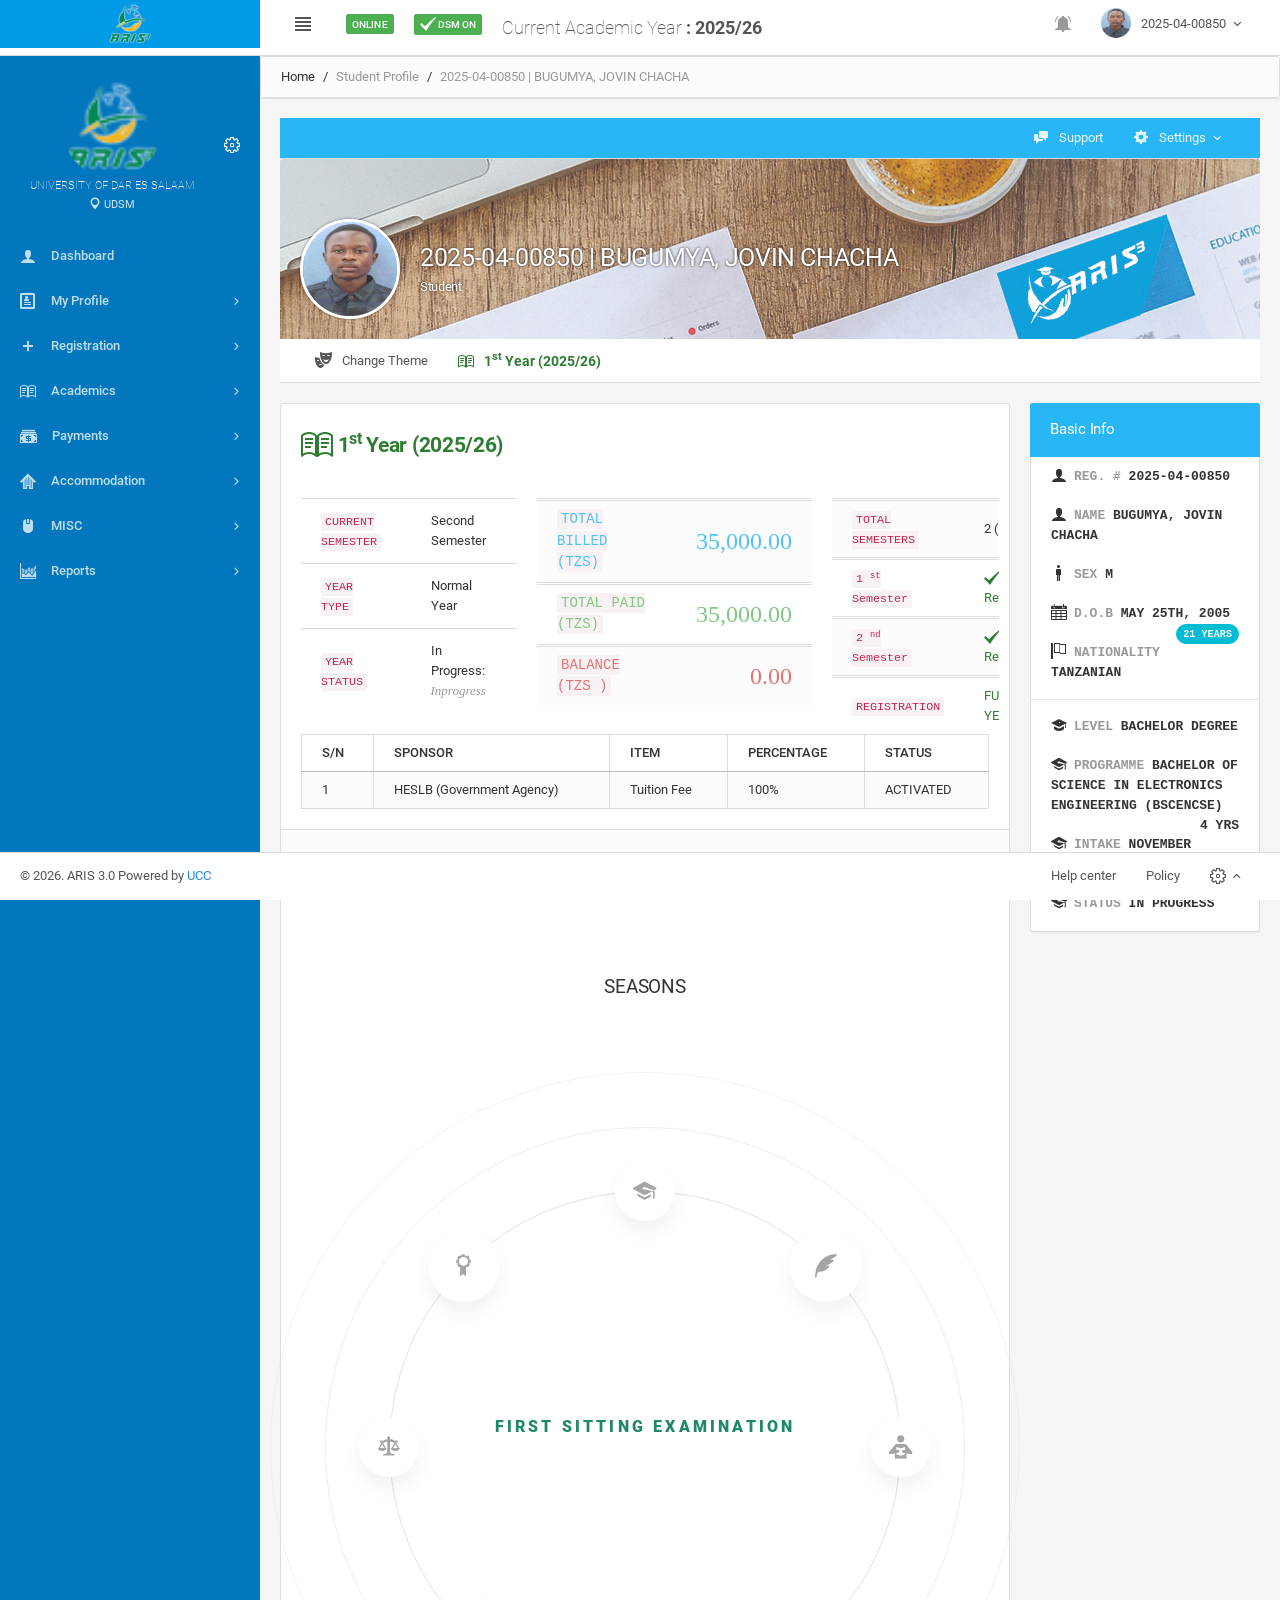
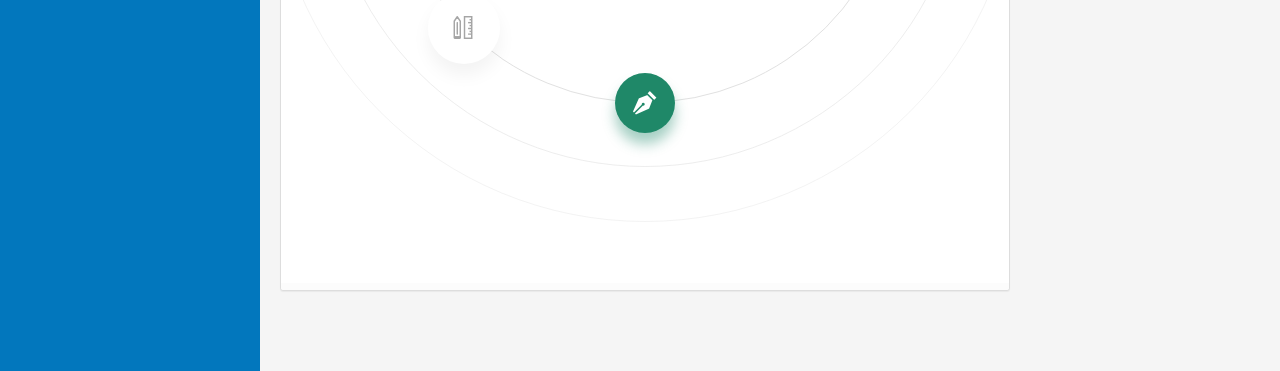
<file: index.html>
<!DOCTYPE html>
<html lang="en-US"><head>
        <meta charset="UTF-8">
        <meta http-equiv="X-UA-Compatible" content="IE=edge">
        <meta name="viewport" content="width=device-width, initial-scale=1">
        <meta name="csrf-param" content="_csrf-frontend">
<meta name="csrf-token" content="">
        <title>2025-04-00850 | BUGUMYA, JOVIN CHACHA</title>
        <link href="assets/css/bootstrap_002.css" rel="stylesheet">
<link href="assets/css/google_fonts.css" rel="stylesheet">
<link href="assets/css/styles.css" rel="stylesheet">
<link href="assets/css/bootstrap.css" rel="stylesheet">
<link href="assets/css/core.css" rel="stylesheet">
<link href="assets/css/components.css" rel="stylesheet">
<link href="assets/css/colors.css" rel="stylesheet">
<link href="assets/css/style.css" rel="stylesheet">
<link href="assets/css/animate.min.css" rel="stylesheet">        <script src="assets/js/jquery.min.js"></script>    </head>
    <body class=" sidebar-xs-indicator pace-done"><div class="pace  pace-inactive"><div class="pace-progress" style="transform: translate3d(100%, 0px, 0px);" data-progress-text="100%" data-progress="99">
  <div class="pace-progress-inner"></div>
</div>
<div class="pace-activity"></div></div>
        
        <div class="wrap">

            

<style>
    .ui-pnotify {
        width: 400px !important;
    }
</style>
    <script>
        $(document).ready(function () {
            // Session timeout
            document.querySelector('body').onload = () => {
                false && $.sessionTimeout({
                    heading: 'h5',
                    title: 'Session Timeout!',
                    message: 'Your session is about to expire. Do you want to stay connected and extend your session?',
                    ignoreUserActivity: false,
                    warnAfter: 1200000,
                    redirAfter: 1800000,
                    // keepAliveUrl: '/',
                    keepAliveUrl: '/index.php?r=student/user/profile',
                    csrf: '',
                    keepAlive: true,
                    keepAliveInterval: 1800000,
                    redirUrl: '#',
                    logoutUrl: '#',
                    keepBtnClass: 'btn btn-success',
                    keepBtnText: 'Extend session',
                    logoutBtnClass: 'btn btn-danger',
                    logoutBtnText: 'Log me out',

                });

            };
        });
    </script>

    






    <script type="text/javascript" src="assets/js/fab.min.js"></script>
<!-- Main navbar -->
<div id="theme_topBar" class="navbar navbar-default header-highlight bg-header-highlight bg--300">
    <div id="theme_logoBar" class="navbar-header bg-blue-600" style="text-align: center;">
        <!--<a class="navbar-brand text-white text-bold text-center" href="../staff"><img src="assets/img/logo.light.png"  alt="<? /*= Yii::$app->name; */ ?>" /></a>-->
        <img src="assets/img/logo.png" alt="ARIS 3.0" height="46px">
        <ul class="nav navbar-nav visible-xs-block">
            <li><a data-toggle="collapse" data-target="#navbar-mobile"><i class="icon-tree5"></i></a></li>
            <li><a class="sidebar-mobile-main-toggle"><i class="icon-paragraph-justify3"></i></a></li>
        </ul>
    </div>

    <div class="navbar-collapse collapse" id="navbar-mobile">
        <ul class="nav navbar-nav">
            <li><a class="sidebar-control sidebar-main-toggle hidden-xs"><i class="icon-paragraph-justify3"></i></a>
            </li>
            
                

                    <p class="navbar-text"><span class="label bg-success">Online</span></p>


                                                        <p class="navbar-text"><span class="label bg-success"><i class="icon-checkmark4"></i> DSM ON</span></p>
            
        </ul>

        <p class="navbar-text text-size-large text-bold" style="font-size: large;">
            <span class="text-thin">Current Academic Year</span>
            : 2025/26        </p>

        <ul class="nav navbar-nav navbar-right">

            

            <li class="dropdown" id="systemNotifications">
                



    <a href="#" class="dropdown-toggle" data-toggle="dropdown">
        <i class="icon-bell3 text-muted"></i>
        <span class="visible-xs-inline-block position-right">Notifications</span>
        <!--span class="badge bg-warning-400"></span-->

        
    </a>

    <div class="dropdown-menu dropdown-content width-350">
        <div class="dropdown-content-heading">
            Notifications
            <ul class="icons-list" hidden="">
                <li><a href="#"><i class="icon-compose"></i></a></li>
            </ul>
        </div>

        <ul class="media-list dropdown-content-body">

            <li class="text-muted"> <i class="icon-history"></i> No new Notifications...</li><hr>            
        </ul>

        <div class="dropdown-content-footer" hidden="">
            <a href="#" data-popup="tooltip" title="" data-original-title="All messages"><i class="icon-menu display-block"></i></a>
        </div>
    </div>


            </li>


            <li class="dropdown dropdown-user">
                <a class="dropdown-toggle" data-toggle="dropdown">
                    <img src="assets/img/avatar.jpg" width="30px" height="30px" alt="">
                    <span>2025-04-00850</span>
                    <i class="caret"></i>
                </a>

                <ul class="dropdown-menu dropdown-menu-right">
                                            <li><a href="#"><i class="icon-user-plus"></i> My
                                profile</a></li>
                        <!-- <li><a href="<? /*= SecurityModule::AutoUrl('balance'); */ ?>"><i class="icon-coins"></i> My
                                balance</a></li>
                        <li><a href="<? /*= SecurityModule::AutoUrl('message'); */ ?>"><span
                                        class="badge bg-teal-400 pull-right">58</span> <i
                                        class="icon-comment-discussion"></i> Messages</a></li>
                        <li class="divider"></li>-->

                        
                        <li><a href="#"><i class="icon-switch2"></i>
                                Logout(2025-04-00850)</a></li>
                    
                </ul>
            </li>
        </ul>
    </div>
</div>
<!-- /main navbar -->
<script>
    $(document).ready(function () {
        // Block page
        $('.block-page').on('click', function () {
            var message = '<i class="icon-spinner4 icon-3x spinner"></i> <span class="text-semibold display-block">Please wait</span>';
            $.blockUI({
                //message: '<i class="icon-spinner4 spinner"></i>',
                message: message,
                // timeout: 1000*60, //unblock after 1 minute
                timeout: 10000, //unblock after 1 minute
                // timeout: 1000*60*10, //unblock after 10 Minutes
                overlayCSS: {
                    backgroundColor: '#1b2024',
                    opacity: 0.8,
                    zIndex: 1200,
                    cursor: 'wait'
                },
                css: {
                    border: 0,
                    color: '#fff',
                    padding: 0,
                    zIndex: 1201,
                    backgroundColor: 'transparent'
                },
                onBlock: function () {
                    clearTimeout();
                }
            });


        });

        $('.sidebar-main-toggle').click(() => {
            updateSystemLogo();
        });
        //document.querySelector('body').onload = () => {
        updateSystemLogo();

        //};
    });

    function updateSystemLogo() {
        const prefix = `..`;
        const mainSideBar = document.getElementById('theme_logoBar');
        if (mainSideBar != undefined && mainSideBar.hasChildNodes()) {
            const systemLogo = mainSideBar.children[0];
            if (systemLogo != undefined) {
                if ($('body').hasClass('sidebar-xs')) {
                    systemLogo.src = `assets/img/logo.light.png`;
                } else {
                    systemLogo.src = `assets/img/logo.png`;
                }
            }
        }
    }

    function loadSystemLogo() {
        const prefix = `..`;
        const mainSideBar = document.getElementById('theme_logoBar');
        if (mainSideBar != undefined && mainSideBar.hasChildNodes()) {
            const systemLogo = mainSideBar.children[0];
            if (systemLogo != undefined) {
                if ($('body').hasClass('sidebar-xs')) {
                    systemLogo.src = `assets/img/logo.png`;
                } else {
                    systemLogo.src = `assets/img/logo.light.png`;
                }
            }
        }
    }
</script>

            <!-- Page container -->
            <div class="page-container" style="min-height:476.6667px">

                <!-- Page content -->
                <div class="page-content">
                                                            

<!-- Main sidebar -->
<div id="theme_sideBar" class="sidebar sidebar-main bg-blue-800">
    <div class="sidebar-content">

        <!-- Company menu -->
        

<div class="sidebar-user">
    <div class="category-content">
        <div class="media">

            <div class="media-body">
                <div class="text-center">
                    <a href="https://www.udsm.ac.tz" class="media-center" target="_blank">
                        <img src="assets/img/logo.png" class="img-circle" width="100px" alt="">
                    </a>

                </div>
                <span class="media-heading text-size-mini text-thin text-center text-semibold text-uppercase">University of Dar es Salaam</span>
                <div class="text-size-mini text-muted text-center">
                    <i class="icon-pin text-size-small"></i> UDSM                </div>
            </div>

            <div class="media-right media-middle">
                <ul class="icons-list">
                    <li>
                        <a href="#"><i class="icon-cog3"></i></a>
                    </li>
                </ul>
            </div>
        </div>
    </div>
</div>        <!-- /Company menu -->


        <!-- Main navigation -->
        <div class="sidebar-category sidebar-category-visible">
            <div class="category-content no-padding">
                <ul class="navigation navigation-main navigation-accordion">


                    <li style="display: block;" class=""><a href="index.html"><i class="icon-user"></i> <span>Dashboard</span></a></li>


                    <li>
                        <a href="#" class="has-ul"><i class="icon-profile"></i> <span>My Profile</span></a>
                        <ul class="hidden-ul">
                            <li style="" class=""><a href="#" id=""> Profile Details</a></li>
                        </ul>
                    </li>

                    <!--Depreciated-->
                    <li hidden="" class="active">
                        <a href="#" class="has-ul"><i class="icon-profile"></i> <span>My Profile</span></a>
                        <ul>
                            <li style="" class="active"><a href="#" id=""><span class="icon-eye"></span> Profile Preview</a></li>
                            <li style="" class=""><a href="#" id=""><span class="icon-pencil"></span> Edit Profile</a></li>
                            <li style="" class=""><a href="#" id=""><span class="icon-calendar22"></span> My Tasks</a></li>
                            <li style="" class=""><a href="#" id=""><span class="icon-key"></span> Change Password</a></li>

                        </ul>
                    </li>


                    <li>
                        <a href="#" class="has-ul"><i class="icon-plus22"></i> <span>Registration</span></a>
                        <ul class="hidden-ul">
                            <li style="" class=""><a href="#" id=""> My Semester/Year Registration</a></li>
                            <li style="display: block;" class=""><a href="#" id=""> My Course Registration</a></li>
                            <li style="display: block;" class=""><a href="#" id=""> My Identity Card</a></li>

                                                            <li style="" class=""><a href="#" id=""> My Programme Transfer</a></li>
                            
                        </ul>
                    </li>


                    <li>
                        <a href="#" class="has-ul"><i class="icon-book"></i> <span>Academics</span></a>
                        <ul class="hidden-ul">

                            <li style="display: block;" class=""><a href="courses.html" id=""> My Courses &amp; Results</a></li>
                                                                                        <li style="display: block;" class=""><a href="#" id=""> My Postponement of Examinations</a></li>
                            

                            <li style="display: none;" class=""><a href="#" id=""> My Postponement of Studies</a></li>


                                                                                                <li style="display: block;" class="">
                                        <a href="#" id=""><span class=""></span>My Statement of Results</a></li>
                                                                                                                            
                            <li style="display: block;" class="">
                                <a href="#">
                                    My Appeals
                                </a>
                            </li>


                            <li style="display: block;" class=""><a href="#" id=""><i class="icon-reading"></i> My CA</a></li>

                            <li style="display: block;" class=""><a href="#" id=""> My Teaching Practice (TP)</a></li>


                        </ul>
                    </li>
                    <li style="display: none">
                        <a href="#" class="has-ul"><i class="icon-graduation"></i> <span>Graduation</span></a>
                        <!--Graduation-->
                        <ul class="hidden-ul">
                                                            <li style="display: block;" class="">
                                    <a href="#" id=""><span class=""></span>My Graduation Requirements </a></li>
                                <li style="display: block;" class="">
                                    <a href="#" id=""><span class=""></span>My Attendance Confirmation </a></li>
                                                    </ul>
                        <!--End Graduation-->
                    </li>
                    <li>
                        <a href="#" class="has-ul"><i class="icon-cash3"></i> <span>Payments</span></a>
                        <ul class="hidden-ul">

                            <li style="" class=""><a href="#" id=""><span class="icon-cash4"></span> My Bills</a></li>
                            <li style="" class=""><a href="#" id=""><span class="icon-credit-card2"></span> Make Payment</a></li>


                            <li style="" class=""><a href="#" id=""><span class="icon-wallet"></span> My Payments</a></li>
                            <li style="" class=""><a href="#" id=""><span class="icon-reply-all"></span> Apply for Refund</a></li>
                            <li style="" class=""><a href="#" id=""><span class="icon-strategy"></span> Payment Transfers</a></li>

                            <li style="display: block;" class=""><a href="#" id=""><span class="icon-medal"></span> My Sponsorship</a></li>
                        </ul>
                    </li>

                    <li>
                        <a href="#" class="has-ul"><i class="icon-home9"></i> <span>Accommodation</span></a>
                        <ul class="hidden-ul">
                                                            
                                                                    <li style="" class=""><a href="#" id=""><span class="icon-quill2"></span> Application </a>
                                                                </li>

                                
                            
                            <li style="" class=""><a href="#" id=""><span class="icon-bed2"></span> My Bed</a></li>

                            <li style="" class=""><a href="#" id=""><span class="icon-tab"></span> Bed Swapping</a></li>

                            <li style="" class=""><a href="#" id=""><span class="icon-clipboard2"></span> Clearance</a></li>
                            <li style="" class=""><a href="#" id=""><span class="icon-bubble-notification"></span> Report an Incident</a></li>

                        </ul>
                    </li>
                    <li>
                        <a href="#" class="has-ul"><i class="icon-mouse"></i> <span>MISC</span></a>
                        <ul class="hidden-ul">
                            <li style="" class=""><a href="#" id=""><span class="icon-box-add"></span> Vote</a></li>
                        </ul>
                    </li>
                    <li>
                        <a href="#" class="has-ul"><i class="icon-chart"></i> <span>Reports</span></a>
                        <ul class="hidden-ul">
                            <li style="" class=""><a href="#" id=""><span class="icon-stats-bars4"></span> Progressive</a></li>
                            <li style="" class=""><a href="#" id=""><span class="icon-pie-chart"></span> Payments</a></li>
                            <li style="" class=""><a href="#" id=""><span class="icon-profile"></span> Profile</a></li>
                            <li style="" class=""><a href="#" id=""><span class="icon-gear"></span> MISC</a></li>
                        </ul>
                    </li>
                </ul>
            </div>
        </div>
        <!-- /main navigation -->
    </div>
</div>
<!-- /main sidebar -->
                    <!-- Main content -->
                    <div class="content-wrapper">

                        <!-- Content area -->
                        <!--<div class="content">-->
                        <div class="page-header-default">
                            <div class="breadcrumb-line breadcrumb-line-component"><a class="breadcrumb-elements-toggle"><i class="icon-menu-open"></i></a>

                                <ul class="breadcrumb"><li><a href="#">Home</a></li>
<li class="active">Student Profile </li>
<li class="active">2025-04-00850 | BUGUMYA, JOVIN CHACHA</li>
</ul>
                                                                
<ul class="breadcrumb-elements">
    <li style="display: none"><a href="#"><i class="icon-comment-discussion position-left"></i> Support</a></li>

    
</ul>

                            </div>
                        </div>


                        <div class="content">

                            <!--?/*= Alert::widget(); */?-->

                                                        
<script>
    function playSound() {
        const audio = document.createElement('audio');
        document.body.append(audio);
        audio.src = ``;
        document.body.onfocus = () => {
            audio.play();
        }
    }
    function readNotification(notificationId) {
        $.ajax({
            url: `/index.php?r=notification%2Fread&id=${notificationId}`,
            success: (response) => {
                console.log(response);
            }
        });
    }
</script>

<script>
    function syncNotifications() {
        setInterval(() => {
            $.ajax({
                url: `/index.php?r=notification%2Fsync`,
                success: (response) => {
                    const responseBundle = JSON.parse(response);
                    if (responseBundle.type == 1) {
                        const notifications = responseBundle.notifications;
                        $('#systemNotifications').html(notifications);
                        playSound();
                    }
                },
                error: (error) => {
                    //TODO: Error handling
                }
            });
        }, 1000);
    }
</script>



                            

                
                
                
                
                
                
                
                
                
                
                
                
                
                
<input type="hidden" value="assets/img/bg/bg10.jpg" id="selected_photo" class="form-control">


<!-- Page header -->
<div class="page-header no-padding ">
    <div class="breadcrumb-line no-margin bg-blue-400"><a class="breadcrumb-elements-toggle"><i class="icon-menu-open"></i></a>
        <!--<ul class="breadcrumb">
            <li><a href="index.html"><i class="icon-home2 position-left"></i> Home</a></li>
            <li><a href="user_pages_profile_cover.html">User pages</a></li>
            <li class="active">Profile cover</li>
        </ul>-->

        <ul class="breadcrumb-elements">
            <li><a href="#"><i class="icon-comment-discussion position-left"></i> Support</a></li>
            <li class="dropdown">
                <a href="#" class="dropdown-toggle" data-toggle="dropdown">
                    <i class="icon-gear position-left"></i>
                    Settings
                    <span class="caret"></span>
                </a>

                <ul class="dropdown-menu dropdown-menu-right">
                    <li><a id="change_cover" href="#"><i class="icon-image2"></i> Change Cover</a></li>
                    <li><a href="#"><i class="icon-clippy"></i> Update info</a>
                    </li>
                    <!--<li><a href="#"><i class="icon-statistics"></i> Analytics</a></li>-->
                    <!--  <li><a href="#"><i class="icon-accessibility"></i> Accessibility</a></li>-->
                    <!--             <li class="divider"></li>
                                 <li><a href="#"><i class="icon-gear"></i> All settings</a></li>-->
                </ul>
            </li>
        </ul>
    </div>
</div>
<!-- /page header -->


<!-- Cover area -->
<div class="profile-cover" style="height: 180px;">
    <div class="profile-cover-img" id="cover_photo" style="background-image: url(assets/img/bg/bg10.jpg);  height: 180px;">
        <!--Cover Photo Selector -->
        <div id="photo_list" style="display: none;">

        </div>
        <!--/Cover Photo Selector -->
    </div>
    <div class="media">
        <div class="media-left">
            <a href="#" class="profile-thumb">
                <img src="assets/img/avatar.jpg" class="img-circle" alt="">
            </a>
        </div>

        <div class="media-body">
            <h1>2025-04-00850 | BUGUMYA, JOVIN CHACHA <small class="display-block">Student</small></h1>
        </div>

        <div class="media-right media-middle">
            <ul class="list-inline list-inline-condensed no-margin-bottom text-nowrap">
                <li><a href="#" id="cover" style="display: none;" class="btn btn-default"><i class="icon-file-picture2 position-left"></i> Apply Cover</a></li>
                <!-- <li><a href="#" class="btn btn-default"><i class="icon-file-stats position-left"></i> Statistics</a></li>-->
            </ul>
        </div>
    </div>
</div>
<!-- /cover area -->

<script>
    function ChangeCover() {
        let cover_image = $("#selected_photo").val();



        $.ajax({
            url:"/index.php?r=student%2Fmy-profile%2Fcover-changer",
            type:"POST",
            cache:false,
            data:{
                csrf : 'liMkNRktxuEQKrRZGaydazCSjQqBgaKyzI0Oww5JGkb1EGJxUGL_rkpBxQwplKsvXvzURO-xlPGj6mCnQhlsEQ==',
                cover:cover_image,
            },
            success:function (data) {
                swal({
                    title:"Custom Cover Photo",
                    text:data,
                    type:"info",
                })
                /* $('#warningMessage1').html(data);
                 $('#jui-dialog-animated').dialog('open');*/
            }
        });
    }


    function ResetCover() {
        let cover_image = 'bg10.jpg';
        $("#cover_image").val(cover_image);
    }
    $(document).ready(function () {
        $("body").on('click',".image_link",function () {
            let selection = $(this).attr('title');
            $("#selected_photo").val(selection);
            $("#cover_photo").attr('style','background-image: url(assets/img/bg/'+selection+');  height: 180px;');
        });


        $("body").on('click','#cover',function () {
            ChangeCover();
            $('#photo_list').attr('style','display:none;');
            $('#cover').attr('style','display:none;');
        });


        $("#change_cover").on('click',function () {

            let  bgImgArray = ["<a class=\"image_link\" title=\"bg10.jpg\" href=\"#\" data-popup=\"lightbox\">\n                                     <img title=\"bg10.jpg\" src=\"assets\/img\/bg\/bg10.jpg\" alt=\"\" width=\"50px\" class=\"img-rounded img-preview image\">\n                                    <\/a>","<a class=\"image_link\" title=\"bg8.jpg\" href=\"#\" data-popup=\"lightbox\">\n                                     <img title=\"bg8.jpg\" src=\"assets\/img\/bg\/bg8.jpg\" alt=\"\" width=\"50px\" class=\"img-rounded img-preview image\">\n                                    <\/a>","<a class=\"image_link\" title=\"bg14.jpg\" href=\"#\" data-popup=\"lightbox\">\n                                     <img title=\"bg14.jpg\" src=\"assets\/img\/bg\/bg14.jpg\" alt=\"\" width=\"50px\" class=\"img-rounded img-preview image\">\n                                    <\/a>","<a class=\"image_link\" title=\"bg13.jpg\" href=\"#\" data-popup=\"lightbox\">\n                                     <img title=\"bg13.jpg\" src=\"assets\/img\/bg\/bg13.jpg\" alt=\"\" width=\"50px\" class=\"img-rounded img-preview image\">\n                                    <\/a>","<a class=\"image_link\" title=\"bg4.jpg\" href=\"#\" data-popup=\"lightbox\">\n                                     <img title=\"bg4.jpg\" src=\"assets\/img\/bg\/bg4.jpg\" alt=\"\" width=\"50px\" class=\"img-rounded img-preview image\">\n                                    <\/a>","<a class=\"image_link\" title=\"bg6.jpg\" href=\"#\" data-popup=\"lightbox\">\n                                     <img title=\"bg6.jpg\" src=\"assets\/img\/bg\/bg6.jpg\" alt=\"\" width=\"50px\" class=\"img-rounded img-preview image\">\n                                    <\/a>","<a class=\"image_link\" title=\"bg7.jpg\" href=\"#\" data-popup=\"lightbox\">\n                                     <img title=\"bg7.jpg\" src=\"assets\/img\/bg\/bg7.jpg\" alt=\"\" width=\"50px\" class=\"img-rounded img-preview image\">\n                                    <\/a>","<a class=\"image_link\" title=\"bg3.jpg\" href=\"#\" data-popup=\"lightbox\">\n                                     <img title=\"bg3.jpg\" src=\"assets\/img\/bg\/bg3.jpg\" alt=\"\" width=\"50px\" class=\"img-rounded img-preview image\">\n                                    <\/a>","<a class=\"image_link\" title=\"bg11.jpg\" href=\"#\" data-popup=\"lightbox\">\n                                     <img title=\"bg11.jpg\" src=\"assets\/img\/bg\/bg11.jpg\" alt=\"\" width=\"50px\" class=\"img-rounded img-preview image\">\n                                    <\/a>","<a class=\"image_link\" title=\"bg5.jpg\" href=\"#\" data-popup=\"lightbox\">\n                                     <img title=\"bg5.jpg\" src=\"assets\/img\/bg\/bg5.jpg\" alt=\"\" width=\"50px\" class=\"img-rounded img-preview image\">\n                                    <\/a>","<a class=\"image_link\" title=\"bg9.jpg\" href=\"#\" data-popup=\"lightbox\">\n                                     <img title=\"bg9.jpg\" src=\"assets\/img\/bg\/bg9.jpg\" alt=\"\" width=\"50px\" class=\"img-rounded img-preview image\">\n                                    <\/a>","<a class=\"image_link\" title=\"bg12.jpg\" href=\"#\" data-popup=\"lightbox\">\n                                     <img title=\"bg12.jpg\" src=\"assets\/img\/bg\/bg12.jpg\" alt=\"\" width=\"50px\" class=\"img-rounded img-preview image\">\n                                    <\/a>","<a class=\"image_link\" title=\"bg2.jpg\" href=\"#\" data-popup=\"lightbox\">\n                                     <img title=\"bg2.jpg\" src=\"assets\/img\/bg\/bg2.jpg\" alt=\"\" width=\"50px\" class=\"img-rounded img-preview image\">\n                                    <\/a>","<a class=\"image_link\" title=\"bg1.jpg\" href=\"#\" data-popup=\"lightbox\">\n                                     <img title=\"bg1.jpg\" src=\"assets\/img\/bg\/bg1.jpg\" alt=\"\" width=\"50px\" class=\"img-rounded img-preview image\">\n                                    <\/a>"];
            $('#photo_list').html("");
            $.each(bgImgArray,function (index,bgImage) {
                $('#photo_list').append(bgImage);
            });
            $('#photo_list').attr('style','display:block;');
            $('#cover').attr('style','display:block;');
        });


    });
</script>
<!-- Toolbar -->
<div class="navbar navbar-default navbar-xs content-group">
    <ul class="nav navbar-nav visible-xs-block">
        <li class="full-width text-center"><a data-toggle="collapse" data-target="#navbar-filter"><i class="icon-menu7"></i></a></li>
    </ul>

    <div class="navbar-collapse collapse" id="navbar-filter">
        <ul class="nav navbar-nav">
            <li><a href="#settings" data-toggle="tab"><i class="icon-theater position-left"></i> Change Theme</a></li>
                                            <li class=""><a href="#year_tab6677986" data-toggle="tab" class="text-bold text-size-large text-success-800"><i class="icon-book position-left"></i> 1<sup>st</sup> Year (2025/26)</a></li>
                    </ul>

        <!--<div class="navbar-right">
            <ul class="nav navbar-nav">
                <li><a href="#"><i class="icon-stack-text position-left"></i> Notes</a></li>
                <li><a href="#"><i class="icon-collaboration position-left"></i> Friends</a></li>
                <li><a href="#"><i class="icon-images3 position-left"></i> Photos</a></li>
                <li class="dropdown">
                    <a href="#" class="dropdown-toggle" data-toggle="dropdown"><i class="icon-gear"></i> <span class="visible-xs-inline-block position-right"> Options</span> <span class="caret"></span></a>
                    <ul class="dropdown-menu dropdown-menu-right">
                        <li><a href="#"><i class="icon-image2"></i> Update cover</a></li>
                        <li><a href="#"><i class="icon-clippy"></i> Update info</a></li>
                        <li><a href="#"><i class="icon-make-group"></i> Manage sections</a></li>
                        <li class="divider"></li>
                        <li><a href="#"><i class="icon-three-bars"></i> Activity log</a></li>
                        <li><a href="#"><i class="icon-cog5"></i> Profile settings</a></li>
                    </ul>
                </li>
            </ul>
        </div>-->
    </div>
</div>
<!-- /toolbar -->
<blockquote class="border-left-danger border-left-xlg panel" style="font-size: 17px; display: none;">
    <code class="text-bold">ANNOUNCEMENT: <span class="icon-megaphone icon-2x"></span></code>
    <p style="text-align: justify;">
        Write your registration number on your <code class="text-success">O-level</code> and <code class="text-success">birth
            certificates</code> and submit them to the <code class="text-success">Director of
            Undergraduate Studies</code> or <a href="mailto:exams@udsm.ac.tz">exams@udsm.ac.tz</a> for <code class="text-success">verification</code> of
        your
        initials names.
    </p>
    <p><code>NOTE :</code>YOUR CERTIFICATE AND TRANSCRIPT <span class="text-danger text-bold">WON'T BE PRINTED</span>
        UNTIL YOU ARE VERIFIED.</p>

</blockquote>


<!-- User profile -->
<div class="row">
    <div class="col-lg-9">
        
<div class="tabbable">
    <div class="tab-content">
        <div class="tab-pane fade" id="settings">


            <div class="panel">
                <div class="panel-heading  bg-blue-400">
                    <h6 class="panel-title">Change Theme Colors<a class="heading-elements-toggle"><i class="icon-more"></i></a></h6>
                    <div class="heading-elements">
                        <ul class="icons-list">
                            <li><a data-action="collapse"></a></li>
                            <li><a data-action="reload"></a></li>
                            <li><a data-action="close"></a></li>
                        </ul>
                    </div>
                </div>

                <div class="panel-body"><script type="text/javascript" src="assets/js/sweet_alert.min.js"></script>
<!-- Animated dialog -->
<div style="font-size: larger;" id="jui-dialog-animated" title="Theme Changing Feedback">
    <p id="warningMessage1"></p>
    <!--<p id="warningMessage2"></p>-->
</div>

<!-- /animated dialog icon-circle2-->
<div class="row">
            <div class="col-md-2 boom">
            <div class="form-group topBar" data-animation="bounceOut">
                <label for="" class="label-control col-lg-12">Top Bar</label>
                <div class="input-group">
                    <span id="addontopBar" class="input-group-addon bg-header-highlight bg--300"><i class="icon-droplet"></i></span>
                    <input type="text" readonly="readonly" style="font-weight: bolder; font-size: large;" value="5" class="form-control border-lg border-header-highlight bg--300" id="topBar" name="topBar">
                </div>
            </div>
        </div>
            <div class="col-md-2 boom">
            <div class="form-group logoBar" data-animation="bounceOut">
                <label for="" class="label-control col-lg-12">Logo Top Bar</label>
                <div class="input-group">
                    <span id="addonlogoBar" class="input-group-addon bg-blue-600"><i class="icon-droplet"></i></span>
                    <input type="text" readonly="readonly" style="font-weight: bolder; font-size: large;" value="63" class="form-control border-lg border-blue-600" id="logoBar" name="logoBar">
                </div>
            </div>
        </div>
            <div class="col-md-2 boom">
            <div class="form-group gridView" data-animation="bounceOut">
                <label for="" class="label-control col-lg-12">Grid View Header</label>
                <div class="input-group">
                    <span id="addongridView" class="input-group-addon bg-blue-700"><i class="icon-droplet"></i></span>
                    <input type="text" readonly="readonly" style="font-weight: bolder; font-size: large;" value="62" class="form-control border-lg border-blue-700" id="gridView" name="gridView">
                </div>
            </div>
        </div>
            <div class="col-md-2 boom">
            <div class="form-group sideBar" data-animation="bounceOut">
                <label for="" class="label-control col-lg-12">Side Bar</label>
                <div class="input-group">
                    <span id="addonsideBar" class="input-group-addon bg-blue-800"><i class="icon-droplet"></i></span>
                    <input type="text" readonly="readonly" style="font-weight: bolder; font-size: large;" value="61" class="form-control border-lg border-blue-800" id="sideBar" name="sideBar">
                </div>
            </div>
        </div>
            <div class="col-md-2 boom">
            <div class="form-group panels" data-animation="bounceOut">
                <label for="" class="label-control col-lg-12">Panels</label>
                <div class="input-group">
                    <span id="addonpanels" class="input-group-addon bg-blue-400"><i class="icon-droplet"></i></span>
                    <input type="text" readonly="readonly" style="font-weight: bolder; font-size: large;" value="64" class="form-control border-lg border-blue-400" id="panels" name="panels">
                </div>
            </div>
        </div>
    
    <div class="col-md-2">
        <div class="form-group">
            <label for="" class="label-control col-lg-12">Active Area</label>
            <div class="input-group">
                <span class="input-group-addon bg-indigo-800"><i class="icon-checkmark4"></i></span>
                <input type="text" class="form-control border-lg border-indigo-800" id="active_field" name="active_field">
            </div>
        </div>
    </div>
</div>
<div class="row">
    <div class="col-md-7 container-responsive">

        <table class="table table-bordered">
            <thead class="navbar navbar-default header-highlight">
            <tr>
                <th id="theme-logoBar" title="logoBar" class="sector col-lg-3 logoBar text-center bg-blue-600">Logo Top Bar</th>
                <th id="theme-topBar" title="topBar" class="sector col-lg-9 topBar text-center bg-header-highlight bg--300"> Top Bar</th>
            </tr>
            </thead>
            <tbody>
            <tr>
                <th title="sideBar" id="theme-sideBar" class="sector col-lg-3 text-center bg-blue-800" style="height: 800px;">Side Bar</th>
                <th class="col-lg-9 text-center">

                    <div class="row">
                        <div class="col-md-12">
                            <div class="panel-flat container-responsive">
                                <div data-animation="flip" title="gridView" class="sector panel-heading">Grid View Header</div>
                                <table class="table table-bordered table-condensed table-striped">
                                    <thead id="theme-gridView" data-animation="flip" title="gridView" class="sector bg-blue-700">
                                    <tr>
                                        <th class="text-center">#</th>
                                        <th class="text-center">A</th>
                                        <th class="text-center">B</th>
                                        <th class="text-center">C</th>
                                        <th class="text-center">D</th>
                                        <th class="text-center">E</th>
                                    </tr>
                                    </thead>

                                    <tbody>
                                                                            <tr><td>1</td><td>A1</td><td>B1</td><td>C1</td><td>D1</td><td>E1</td></tr>
                                                                            <tr><td>2</td><td>A2</td><td>B2</td><td>C2</td><td>D2</td><td>E2</td></tr>
                                                                            <tr><td>3</td><td>A3</td><td>B3</td><td>C3</td><td>D3</td><td>E3</td></tr>
                                                                            <tr><td>4</td><td>A4</td><td>B4</td><td>C4</td><td>D4</td><td>E4</td></tr>
                                                                            <tr><td>5</td><td>A5</td><td>B5</td><td>C5</td><td>D5</td><td>E5</td></tr>
                                                                            <tr><td>6</td><td>A6</td><td>B6</td><td>C6</td><td>D6</td><td>E6</td></tr>
                                                                            <tr><td>7</td><td>A7</td><td>B7</td><td>C7</td><td>D7</td><td>E7</td></tr>
                                                                            <tr><td>8</td><td>A8</td><td>B8</td><td>C8</td><td>D8</td><td>E8</td></tr>
                                                                            <tr><td>9</td><td>A9</td><td>B9</td><td>C9</td><td>D9</td><td>E9</td></tr>
                                                                            <tr><td>10</td><td>A10</td><td>B10</td><td>C10</td><td>D10</td><td>E10</td></tr>
                                                                        <!-- <tr><td>1</td><td>A</td><td>B</td><td>C</td><td>D</td><td>E</td></tr>
                                     <tr><td>2</td><td>A</td><td>B</td><td>C</td><td>D</td><td>E</td></tr>
                                     <tr><td>3</td><td>A</td><td>B</td><td>C</td><td>D</td><td>E</td></tr>
                                     <tr><td>4</td><td>A</td><td>B</td><td>C</td><td>D</td><td>E</td></tr>
                                     <tr><td>5</td><td>A</td><td>B</td><td>C</td><td>D</td><td>E</td></tr>
                                     <tr><td>6</td><td>A</td><td>B</td><td>C</td><td>D</td><td>E</td></tr>
                                     <tr><td>7</td><td>A</td><td>B</td><td>C</td><td>D</td><td>E</td></tr>
                                     <tr><td>8</td><td>A</td><td>B</td><td>C</td><td>D</td><td>E</td></tr>
                                     <tr><td>9</td><td>A</td><td>B</td><td>C</td><td>D</td><td>E</td></tr>
                                     <tr><td>10</td><td>A</td><td>B</td><td>C</td><td>D</td><td>E</td></tr>-->
                                    </tbody>
                                </table>
                            </div>

                        </div>


                        <div class="col-md-12">
                            <hr>
                            <br>
                            <div class="panel">
                                <div id="theme-panels" data-animation="flip" title="panels" class="sector panel-heading bg-blue-400">Panels</div>
                                <div class="panel-body">

                                </div>
                                <div class="panel-footer"></div>
                            </div>
                        </div>


                        <div class="col-md-12">

                        </div>

                    </div>





                </th>
            </tr>
            </tbody>

        </table>

    </div>
    <div class="col-md-5">
        <div class="panel panel-flat">
            <div class="panel-heading ">
                <h3 class="">Color Selection</h3>
                <div class="heading-elements">
                    <button id="apply_theme" type="button" class="block-page btn btn-labeled btn-lg btn-success"><b><i class="icon-checkmark4"></i></b> Apply Theme</button>
                </div>
            </div>
            <div class="panel-body">
                <!--<div class="row">-->
                
                    <div class="row">                    <div class="col-md-1 m-12 pb-5 boom">
                        <button type="button" data-animation="bounceOut" class="animation  btn btn btn-xs btn-link btn-icon  text-header-highlight bg-" id="header-highlight bg-" name="0" value="0"><span><i class="icon-brush icon-2x  text-header-highlight bg- "></i></span></button>
                    </div>
                                    
                                        <div class="col-md-1 m-12 pb-5 boom">
                        <button type="button" data-animation="bounceOut" class="animation  btn btn btn-xs btn-link btn-icon  text-header-highlight bg--800" id="header-highlight bg--800" name="1" value="1"><span><i class="icon-brush icon-2x  text-header-highlight bg--800 "></i></span></button>
                    </div>
                                    
                                        <div class="col-md-1 m-12 pb-5 boom">
                        <button type="button" data-animation="bounceOut" class="animation  btn btn btn-xs btn-link btn-icon  text-header-highlight bg--700" id="header-highlight bg--700" name="2" value="2"><span><i class="icon-brush icon-2x  text-header-highlight bg--700 "></i></span></button>
                    </div>
                                    
                                        <div class="col-md-1 m-12 pb-5 boom">
                        <button type="button" data-animation="bounceOut" class="animation  btn btn btn-xs btn-link btn-icon  text-header-highlight bg--600" id="header-highlight bg--600" name="3" value="3"><span><i class="icon-brush icon-2x  text-header-highlight bg--600 "></i></span></button>
                    </div>
                                    
                                        <div class="col-md-1 m-12 pb-5 boom">
                        <button type="button" data-animation="bounceOut" class="animation  btn btn btn-xs btn-link btn-icon  text-header-highlight bg--400" id="header-highlight bg--400" name="4" value="4"><span><i class="icon-brush icon-2x  text-header-highlight bg--400 "></i></span></button>
                    </div>
                                    
                                        <div class="col-md-1 m-12 pb-5 boom">
                        <button type="button" data-animation="bounceOut" class="animation  btn btn btn-xs btn-link btn-icon  text-header-highlight bg--300" id="header-highlight bg--300" name="5" value="5"><span><i class="icon-brush icon-2x  text-header-highlight bg--300 "></i></span></button>
                    </div>
                                    
                                        <div class="col-md-1 m-12 pb-5 boom">
                        <button type="button" data-animation="bounceOut" class="animation  btn btn btn-xs btn-link btn-icon  text-primary" id="primary" name="6" value="6"><span><i class="icon-brush icon-2x  text-primary "></i></span></button>
                    </div>
                                    
                                        <div class="col-md-1 m-12 pb-5 boom">
                        <button type="button" data-animation="bounceOut" class="animation  btn btn btn-xs btn-link btn-icon  text-primary-800" id="primary-800" name="7" value="7"><span><i class="icon-brush icon-2x  text-primary-800 "></i></span></button>
                    </div>
                                    
                                        <div class="col-md-1 m-12 pb-5 boom">
                        <button type="button" data-animation="bounceOut" class="animation  btn btn btn-xs btn-link btn-icon  text-primary-700" id="primary-700" name="8" value="8"><span><i class="icon-brush icon-2x  text-primary-700 "></i></span></button>
                    </div>
                                    
                                        <div class="col-md-1 m-12 pb-5 boom">
                        <button type="button" data-animation="bounceOut" class="animation  btn btn btn-xs btn-link btn-icon  text-primary-600" id="primary-600" name="9" value="9"><span><i class="icon-brush icon-2x  text-primary-600 "></i></span></button>
                    </div>
                                    
                                        <div class="col-md-1 m-12 pb-5 boom">
                        <button type="button" data-animation="bounceOut" class="animation  btn btn btn-xs btn-link btn-icon  text-primary-400" id="primary-400" name="10" value="10"><span><i class="icon-brush icon-2x  text-primary-400 "></i></span></button>
                    </div>
                                    
                                        <div class="col-md-1 m-12 pb-5 boom">
                        <button type="button" data-animation="bounceOut" class="animation  btn btn btn-xs btn-link btn-icon  text-primary-300" id="primary-300" name="11" value="11"><span><i class="icon-brush icon-2x  text-primary-300 "></i></span></button>
                    </div>
                    </div>                
                    <div class="row">                    <div class="col-md-1 m-12 pb-5 boom">
                        <button type="button" data-animation="bounceOut" class="animation  btn btn btn-xs btn-link btn-icon  text-danger" id="danger" name="12" value="12"><span><i class="icon-brush icon-2x  text-danger "></i></span></button>
                    </div>
                                    
                                        <div class="col-md-1 m-12 pb-5 boom">
                        <button type="button" data-animation="bounceOut" class="animation  btn btn btn-xs btn-link btn-icon  text-danger-800" id="danger-800" name="13" value="13"><span><i class="icon-brush icon-2x  text-danger-800 "></i></span></button>
                    </div>
                                    
                                        <div class="col-md-1 m-12 pb-5 boom">
                        <button type="button" data-animation="bounceOut" class="animation  btn btn btn-xs btn-link btn-icon  text-danger-700" id="danger-700" name="14" value="14"><span><i class="icon-brush icon-2x  text-danger-700 "></i></span></button>
                    </div>
                                    
                                        <div class="col-md-1 m-12 pb-5 boom">
                        <button type="button" data-animation="bounceOut" class="animation  btn btn btn-xs btn-link btn-icon  text-danger-600" id="danger-600" name="15" value="15"><span><i class="icon-brush icon-2x  text-danger-600 "></i></span></button>
                    </div>
                                    
                                        <div class="col-md-1 m-12 pb-5 boom">
                        <button type="button" data-animation="bounceOut" class="animation  btn btn btn-xs btn-link btn-icon  text-danger-400" id="danger-400" name="16" value="16"><span><i class="icon-brush icon-2x  text-danger-400 "></i></span></button>
                    </div>
                                    
                                        <div class="col-md-1 m-12 pb-5 boom">
                        <button type="button" data-animation="bounceOut" class="animation  btn btn btn-xs btn-link btn-icon  text-danger-300" id="danger-300" name="17" value="17"><span><i class="icon-brush icon-2x  text-danger-300 "></i></span></button>
                    </div>
                                    
                                        <div class="col-md-1 m-12 pb-5 boom">
                        <button type="button" data-animation="bounceOut" class="animation  btn btn btn-xs btn-link btn-icon  text-success" id="success" name="18" value="18"><span><i class="icon-brush icon-2x  text-success "></i></span></button>
                    </div>
                                    
                                        <div class="col-md-1 m-12 pb-5 boom">
                        <button type="button" data-animation="bounceOut" class="animation  btn btn btn-xs btn-link btn-icon  text-success-800" id="success-800" name="19" value="19"><span><i class="icon-brush icon-2x  text-success-800 "></i></span></button>
                    </div>
                                    
                                        <div class="col-md-1 m-12 pb-5 boom">
                        <button type="button" data-animation="bounceOut" class="animation  btn btn btn-xs btn-link btn-icon  text-success-700" id="success-700" name="20" value="20"><span><i class="icon-brush icon-2x  text-success-700 "></i></span></button>
                    </div>
                                    
                                        <div class="col-md-1 m-12 pb-5 boom">
                        <button type="button" data-animation="bounceOut" class="animation  btn btn btn-xs btn-link btn-icon  text-success-600" id="success-600" name="21" value="21"><span><i class="icon-brush icon-2x  text-success-600 "></i></span></button>
                    </div>
                                    
                                        <div class="col-md-1 m-12 pb-5 boom">
                        <button type="button" data-animation="bounceOut" class="animation  btn btn btn-xs btn-link btn-icon  text-success-400" id="success-400" name="22" value="22"><span><i class="icon-brush icon-2x  text-success-400 "></i></span></button>
                    </div>
                                    
                                        <div class="col-md-1 m-12 pb-5 boom">
                        <button type="button" data-animation="bounceOut" class="animation  btn btn btn-xs btn-link btn-icon  text-success-300" id="success-300" name="23" value="23"><span><i class="icon-brush icon-2x  text-success-300 "></i></span></button>
                    </div>
                    </div>                
                    <div class="row">                    <div class="col-md-1 m-12 pb-5 boom">
                        <button type="button" data-animation="bounceOut" class="animation  btn btn btn-xs btn-link btn-icon  text-warning" id="warning" name="24" value="24"><span><i class="icon-brush icon-2x  text-warning "></i></span></button>
                    </div>
                                    
                                        <div class="col-md-1 m-12 pb-5 boom">
                        <button type="button" data-animation="bounceOut" class="animation  btn btn btn-xs btn-link btn-icon  text-warning-800" id="warning-800" name="25" value="25"><span><i class="icon-brush icon-2x  text-warning-800 "></i></span></button>
                    </div>
                                    
                                        <div class="col-md-1 m-12 pb-5 boom">
                        <button type="button" data-animation="bounceOut" class="animation  btn btn btn-xs btn-link btn-icon  text-warning-700" id="warning-700" name="26" value="26"><span><i class="icon-brush icon-2x  text-warning-700 "></i></span></button>
                    </div>
                                    
                                        <div class="col-md-1 m-12 pb-5 boom">
                        <button type="button" data-animation="bounceOut" class="animation  btn btn btn-xs btn-link btn-icon  text-warning-600" id="warning-600" name="27" value="27"><span><i class="icon-brush icon-2x  text-warning-600 "></i></span></button>
                    </div>
                                    
                                        <div class="col-md-1 m-12 pb-5 boom">
                        <button type="button" data-animation="bounceOut" class="animation  btn btn btn-xs btn-link btn-icon  text-warning-400" id="warning-400" name="28" value="28"><span><i class="icon-brush icon-2x  text-warning-400 "></i></span></button>
                    </div>
                                    
                                        <div class="col-md-1 m-12 pb-5 boom">
                        <button type="button" data-animation="bounceOut" class="animation  btn btn btn-xs btn-link btn-icon  text-warning-300" id="warning-300" name="29" value="29"><span><i class="icon-brush icon-2x  text-warning-300 "></i></span></button>
                    </div>
                                    
                                        <div class="col-md-1 m-12 pb-5 boom">
                        <button type="button" data-animation="bounceOut" class="animation  btn btn btn-xs btn-link btn-icon  text-info" id="info" name="30" value="30"><span><i class="icon-brush icon-2x  text-info "></i></span></button>
                    </div>
                                    
                                        <div class="col-md-1 m-12 pb-5 boom">
                        <button type="button" data-animation="bounceOut" class="animation  btn btn btn-xs btn-link btn-icon  text-info-800" id="info-800" name="31" value="31"><span><i class="icon-brush icon-2x  text-info-800 "></i></span></button>
                    </div>
                                    
                                        <div class="col-md-1 m-12 pb-5 boom">
                        <button type="button" data-animation="bounceOut" class="animation  btn btn btn-xs btn-link btn-icon  text-info-700" id="info-700" name="32" value="32"><span><i class="icon-brush icon-2x  text-info-700 "></i></span></button>
                    </div>
                                    
                                        <div class="col-md-1 m-12 pb-5 boom">
                        <button type="button" data-animation="bounceOut" class="animation  btn btn btn-xs btn-link btn-icon  text-info-600" id="info-600" name="33" value="33"><span><i class="icon-brush icon-2x  text-info-600 "></i></span></button>
                    </div>
                                    
                                        <div class="col-md-1 m-12 pb-5 boom">
                        <button type="button" data-animation="bounceOut" class="animation  btn btn btn-xs btn-link btn-icon  text-info-400" id="info-400" name="34" value="34"><span><i class="icon-brush icon-2x  text-info-400 "></i></span></button>
                    </div>
                                    
                                        <div class="col-md-1 m-12 pb-5 boom">
                        <button type="button" data-animation="bounceOut" class="animation  btn btn btn-xs btn-link btn-icon  text-info-300" id="info-300" name="35" value="35"><span><i class="icon-brush icon-2x  text-info-300 "></i></span></button>
                    </div>
                    </div>                
                    <div class="row">                    <div class="col-md-1 m-12 pb-5 boom">
                        <button type="button" data-animation="bounceOut" class="animation  btn btn btn-xs btn-link btn-icon  text-pink" id="pink" name="36" value="36"><span><i class="icon-brush icon-2x  text-pink "></i></span></button>
                    </div>
                                    
                                        <div class="col-md-1 m-12 pb-5 boom">
                        <button type="button" data-animation="bounceOut" class="animation  btn btn btn-xs btn-link btn-icon  text-pink-800" id="pink-800" name="37" value="37"><span><i class="icon-brush icon-2x  text-pink-800 "></i></span></button>
                    </div>
                                    
                                        <div class="col-md-1 m-12 pb-5 boom">
                        <button type="button" data-animation="bounceOut" class="animation  btn btn btn-xs btn-link btn-icon  text-pink-700" id="pink-700" name="38" value="38"><span><i class="icon-brush icon-2x  text-pink-700 "></i></span></button>
                    </div>
                                    
                                        <div class="col-md-1 m-12 pb-5 boom">
                        <button type="button" data-animation="bounceOut" class="animation  btn btn btn-xs btn-link btn-icon  text-pink-600" id="pink-600" name="39" value="39"><span><i class="icon-brush icon-2x  text-pink-600 "></i></span></button>
                    </div>
                                    
                                        <div class="col-md-1 m-12 pb-5 boom">
                        <button type="button" data-animation="bounceOut" class="animation  btn btn btn-xs btn-link btn-icon  text-pink-400" id="pink-400" name="40" value="40"><span><i class="icon-brush icon-2x  text-pink-400 "></i></span></button>
                    </div>
                                    
                                        <div class="col-md-1 m-12 pb-5 boom">
                        <button type="button" data-animation="bounceOut" class="animation  btn btn btn-xs btn-link btn-icon  text-pink-300" id="pink-300" name="41" value="41"><span><i class="icon-brush icon-2x  text-pink-300 "></i></span></button>
                    </div>
                                    
                                        <div class="col-md-1 m-12 pb-5 boom">
                        <button type="button" data-animation="bounceOut" class="animation  btn btn btn-xs btn-link btn-icon  text-violet" id="violet" name="42" value="42"><span><i class="icon-brush icon-2x  text-violet "></i></span></button>
                    </div>
                                    
                                        <div class="col-md-1 m-12 pb-5 boom">
                        <button type="button" data-animation="bounceOut" class="animation  btn btn btn-xs btn-link btn-icon  text-violet-800" id="violet-800" name="43" value="43"><span><i class="icon-brush icon-2x  text-violet-800 "></i></span></button>
                    </div>
                                    
                                        <div class="col-md-1 m-12 pb-5 boom">
                        <button type="button" data-animation="bounceOut" class="animation  btn btn btn-xs btn-link btn-icon  text-violet-700" id="violet-700" name="44" value="44"><span><i class="icon-brush icon-2x  text-violet-700 "></i></span></button>
                    </div>
                                    
                                        <div class="col-md-1 m-12 pb-5 boom">
                        <button type="button" data-animation="bounceOut" class="animation  btn btn btn-xs btn-link btn-icon  text-violet-600" id="violet-600" name="45" value="45"><span><i class="icon-brush icon-2x  text-violet-600 "></i></span></button>
                    </div>
                                    
                                        <div class="col-md-1 m-12 pb-5 boom">
                        <button type="button" data-animation="bounceOut" class="animation  btn btn btn-xs btn-link btn-icon  text-violet-400" id="violet-400" name="46" value="46"><span><i class="icon-brush icon-2x  text-violet-400 "></i></span></button>
                    </div>
                                    
                                        <div class="col-md-1 m-12 pb-5 boom">
                        <button type="button" data-animation="bounceOut" class="animation  btn btn btn-xs btn-link btn-icon  text-violet-300" id="violet-300" name="47" value="47"><span><i class="icon-brush icon-2x  text-violet-300 "></i></span></button>
                    </div>
                    </div>                
                    <div class="row">                    <div class="col-md-1 m-12 pb-5 boom">
                        <button type="button" data-animation="bounceOut" class="animation  btn btn btn-xs btn-link btn-icon  text-purple" id="purple" name="48" value="48"><span><i class="icon-brush icon-2x  text-purple "></i></span></button>
                    </div>
                                    
                                        <div class="col-md-1 m-12 pb-5 boom">
                        <button type="button" data-animation="bounceOut" class="animation  btn btn btn-xs btn-link btn-icon  text-purple-800" id="purple-800" name="49" value="49"><span><i class="icon-brush icon-2x  text-purple-800 "></i></span></button>
                    </div>
                                    
                                        <div class="col-md-1 m-12 pb-5 boom">
                        <button type="button" data-animation="bounceOut" class="animation  btn btn btn-xs btn-link btn-icon  text-purple-700" id="purple-700" name="50" value="50"><span><i class="icon-brush icon-2x  text-purple-700 "></i></span></button>
                    </div>
                                    
                                        <div class="col-md-1 m-12 pb-5 boom">
                        <button type="button" data-animation="bounceOut" class="animation  btn btn btn-xs btn-link btn-icon  text-purple-600" id="purple-600" name="51" value="51"><span><i class="icon-brush icon-2x  text-purple-600 "></i></span></button>
                    </div>
                                    
                                        <div class="col-md-1 m-12 pb-5 boom">
                        <button type="button" data-animation="bounceOut" class="animation  btn btn btn-xs btn-link btn-icon  text-purple-400" id="purple-400" name="52" value="52"><span><i class="icon-brush icon-2x  text-purple-400 "></i></span></button>
                    </div>
                                    
                                        <div class="col-md-1 m-12 pb-5 boom">
                        <button type="button" data-animation="bounceOut" class="animation  btn btn btn-xs btn-link btn-icon  text-purple-300" id="purple-300" name="53" value="53"><span><i class="icon-brush icon-2x  text-purple-300 "></i></span></button>
                    </div>
                                    
                                        <div class="col-md-1 m-12 pb-5 boom">
                        <button type="button" data-animation="bounceOut" class="animation  btn btn btn-xs btn-link btn-icon  text-indigo" id="indigo" name="54" value="54"><span><i class="icon-brush icon-2x  text-indigo "></i></span></button>
                    </div>
                                    
                                        <div class="col-md-1 m-12 pb-5 boom">
                        <button type="button" data-animation="bounceOut" class="animation  btn btn btn-xs btn-link btn-icon  text-indigo-800" id="indigo-800" name="55" value="55"><span><i class="icon-brush icon-2x  text-indigo-800 "></i></span></button>
                    </div>
                                    
                                        <div class="col-md-1 m-12 pb-5 boom">
                        <button type="button" data-animation="bounceOut" class="animation  btn btn btn-xs btn-link btn-icon  text-indigo-700" id="indigo-700" name="56" value="56"><span><i class="icon-brush icon-2x  text-indigo-700 "></i></span></button>
                    </div>
                                    
                                        <div class="col-md-1 m-12 pb-5 boom">
                        <button type="button" data-animation="bounceOut" class="animation  btn btn btn-xs btn-link btn-icon  text-indigo-600" id="indigo-600" name="57" value="57"><span><i class="icon-brush icon-2x  text-indigo-600 "></i></span></button>
                    </div>
                                    
                                        <div class="col-md-1 m-12 pb-5 boom">
                        <button type="button" data-animation="bounceOut" class="animation  btn btn btn-xs btn-link btn-icon  text-indigo-400" id="indigo-400" name="58" value="58"><span><i class="icon-brush icon-2x  text-indigo-400 "></i></span></button>
                    </div>
                                    
                                        <div class="col-md-1 m-12 pb-5 boom">
                        <button type="button" data-animation="bounceOut" class="animation  btn btn btn-xs btn-link btn-icon  text-indigo-300" id="indigo-300" name="59" value="59"><span><i class="icon-brush icon-2x  text-indigo-300 "></i></span></button>
                    </div>
                    </div>                
                    <div class="row">                    <div class="col-md-1 m-12 pb-5 boom">
                        <button type="button" data-animation="bounceOut" class="animation  btn btn btn-xs btn-link btn-icon  text-blue" id="blue" name="60" value="60"><span><i class="icon-brush icon-2x  text-blue "></i></span></button>
                    </div>
                                    
                                        <div class="col-md-1 m-12 pb-5 boom">
                        <button type="button" data-animation="bounceOut" class="animation  btn btn btn-xs btn-link btn-icon  text-blue-800" id="blue-800" name="61" value="61"><span><i class="icon-brush icon-2x  text-blue-800 "></i></span></button>
                    </div>
                                    
                                        <div class="col-md-1 m-12 pb-5 boom">
                        <button type="button" data-animation="bounceOut" class="animation  btn btn btn-xs btn-link btn-icon  text-blue-700" id="blue-700" name="62" value="62"><span><i class="icon-brush icon-2x  text-blue-700 "></i></span></button>
                    </div>
                                    
                                        <div class="col-md-1 m-12 pb-5 boom">
                        <button type="button" data-animation="bounceOut" class="animation  btn btn btn-xs btn-link btn-icon  text-blue-600" id="blue-600" name="63" value="63"><span><i class="icon-brush icon-2x  text-blue-600 "></i></span></button>
                    </div>
                                    
                                        <div class="col-md-1 m-12 pb-5 boom">
                        <button type="button" data-animation="bounceOut" class="animation  btn btn btn-xs btn-link btn-icon  text-blue-400" id="blue-400" name="64" value="64"><span><i class="icon-brush icon-2x  text-blue-400 "></i></span></button>
                    </div>
                                    
                                        <div class="col-md-1 m-12 pb-5 boom">
                        <button type="button" data-animation="bounceOut" class="animation  btn btn btn-xs btn-link btn-icon  text-blue-300" id="blue-300" name="65" value="65"><span><i class="icon-brush icon-2x  text-blue-300 "></i></span></button>
                    </div>
                                    
                                        <div class="col-md-1 m-12 pb-5 boom">
                        <button type="button" data-animation="bounceOut" class="animation  btn btn btn-xs btn-link btn-icon  text-teal" id="teal" name="66" value="66"><span><i class="icon-brush icon-2x  text-teal "></i></span></button>
                    </div>
                                    
                                        <div class="col-md-1 m-12 pb-5 boom">
                        <button type="button" data-animation="bounceOut" class="animation  btn btn btn-xs btn-link btn-icon  text-teal-800" id="teal-800" name="67" value="67"><span><i class="icon-brush icon-2x  text-teal-800 "></i></span></button>
                    </div>
                                    
                                        <div class="col-md-1 m-12 pb-5 boom">
                        <button type="button" data-animation="bounceOut" class="animation  btn btn btn-xs btn-link btn-icon  text-teal-700" id="teal-700" name="68" value="68"><span><i class="icon-brush icon-2x  text-teal-700 "></i></span></button>
                    </div>
                                    
                                        <div class="col-md-1 m-12 pb-5 boom">
                        <button type="button" data-animation="bounceOut" class="animation  btn btn btn-xs btn-link btn-icon  text-teal-600" id="teal-600" name="69" value="69"><span><i class="icon-brush icon-2x  text-teal-600 "></i></span></button>
                    </div>
                                    
                                        <div class="col-md-1 m-12 pb-5 boom">
                        <button type="button" data-animation="bounceOut" class="animation  btn btn btn-xs btn-link btn-icon  text-teal-400" id="teal-400" name="70" value="70"><span><i class="icon-brush icon-2x  text-teal-400 "></i></span></button>
                    </div>
                                    
                                        <div class="col-md-1 m-12 pb-5 boom">
                        <button type="button" data-animation="bounceOut" class="animation  btn btn btn-xs btn-link btn-icon  text-teal-300" id="teal-300" name="71" value="71"><span><i class="icon-brush icon-2x  text-teal-300 "></i></span></button>
                    </div>
                    </div>                
                    <div class="row">                    <div class="col-md-1 m-12 pb-5 boom">
                        <button type="button" data-animation="bounceOut" class="animation  btn btn btn-xs btn-link btn-icon  text-green" id="green" name="72" value="72"><span><i class="icon-brush icon-2x  text-green "></i></span></button>
                    </div>
                                    
                                        <div class="col-md-1 m-12 pb-5 boom">
                        <button type="button" data-animation="bounceOut" class="animation  btn btn btn-xs btn-link btn-icon  text-green-800" id="green-800" name="73" value="73"><span><i class="icon-brush icon-2x  text-green-800 "></i></span></button>
                    </div>
                                    
                                        <div class="col-md-1 m-12 pb-5 boom">
                        <button type="button" data-animation="bounceOut" class="animation  btn btn btn-xs btn-link btn-icon  text-green-700" id="green-700" name="74" value="74"><span><i class="icon-brush icon-2x  text-green-700 "></i></span></button>
                    </div>
                                    
                                        <div class="col-md-1 m-12 pb-5 boom">
                        <button type="button" data-animation="bounceOut" class="animation  btn btn btn-xs btn-link btn-icon  text-green-600" id="green-600" name="75" value="75"><span><i class="icon-brush icon-2x  text-green-600 "></i></span></button>
                    </div>
                                    
                                        <div class="col-md-1 m-12 pb-5 boom">
                        <button type="button" data-animation="bounceOut" class="animation  btn btn btn-xs btn-link btn-icon  text-green-400" id="green-400" name="76" value="76"><span><i class="icon-brush icon-2x  text-green-400 "></i></span></button>
                    </div>
                                    
                                        <div class="col-md-1 m-12 pb-5 boom">
                        <button type="button" data-animation="bounceOut" class="animation  btn btn btn-xs btn-link btn-icon  text-green-300" id="green-300" name="77" value="77"><span><i class="icon-brush icon-2x  text-green-300 "></i></span></button>
                    </div>
                                    
                                        <div class="col-md-1 m-12 pb-5 boom">
                        <button type="button" data-animation="bounceOut" class="animation  btn btn btn-xs btn-link btn-icon  text-orange" id="orange" name="78" value="78"><span><i class="icon-brush icon-2x  text-orange "></i></span></button>
                    </div>
                                    
                                        <div class="col-md-1 m-12 pb-5 boom">
                        <button type="button" data-animation="bounceOut" class="animation  btn btn btn-xs btn-link btn-icon  text-orange-800" id="orange-800" name="79" value="79"><span><i class="icon-brush icon-2x  text-orange-800 "></i></span></button>
                    </div>
                                    
                                        <div class="col-md-1 m-12 pb-5 boom">
                        <button type="button" data-animation="bounceOut" class="animation  btn btn btn-xs btn-link btn-icon  text-orange-700" id="orange-700" name="80" value="80"><span><i class="icon-brush icon-2x  text-orange-700 "></i></span></button>
                    </div>
                                    
                                        <div class="col-md-1 m-12 pb-5 boom">
                        <button type="button" data-animation="bounceOut" class="animation  btn btn btn-xs btn-link btn-icon  text-orange-600" id="orange-600" name="81" value="81"><span><i class="icon-brush icon-2x  text-orange-600 "></i></span></button>
                    </div>
                                    
                                        <div class="col-md-1 m-12 pb-5 boom">
                        <button type="button" data-animation="bounceOut" class="animation  btn btn btn-xs btn-link btn-icon  text-orange-400" id="orange-400" name="82" value="82"><span><i class="icon-brush icon-2x  text-orange-400 "></i></span></button>
                    </div>
                                    
                                        <div class="col-md-1 m-12 pb-5 boom">
                        <button type="button" data-animation="bounceOut" class="animation  btn btn btn-xs btn-link btn-icon  text-orange-300" id="orange-300" name="83" value="83"><span><i class="icon-brush icon-2x  text-orange-300 "></i></span></button>
                    </div>
                    </div>                
                    <div class="row">                    <div class="col-md-1 m-12 pb-5 boom">
                        <button type="button" data-animation="bounceOut" class="animation  btn btn btn-xs btn-link btn-icon  text-brown" id="brown" name="84" value="84"><span><i class="icon-brush icon-2x  text-brown "></i></span></button>
                    </div>
                                    
                                        <div class="col-md-1 m-12 pb-5 boom">
                        <button type="button" data-animation="bounceOut" class="animation  btn btn btn-xs btn-link btn-icon  text-brown-800" id="brown-800" name="85" value="85"><span><i class="icon-brush icon-2x  text-brown-800 "></i></span></button>
                    </div>
                                    
                                        <div class="col-md-1 m-12 pb-5 boom">
                        <button type="button" data-animation="bounceOut" class="animation  btn btn btn-xs btn-link btn-icon  text-brown-700" id="brown-700" name="86" value="86"><span><i class="icon-brush icon-2x  text-brown-700 "></i></span></button>
                    </div>
                                    
                                        <div class="col-md-1 m-12 pb-5 boom">
                        <button type="button" data-animation="bounceOut" class="animation  btn btn btn-xs btn-link btn-icon  text-brown-600" id="brown-600" name="87" value="87"><span><i class="icon-brush icon-2x  text-brown-600 "></i></span></button>
                    </div>
                                    
                                        <div class="col-md-1 m-12 pb-5 boom">
                        <button type="button" data-animation="bounceOut" class="animation  btn btn btn-xs btn-link btn-icon  text-brown-400" id="brown-400" name="88" value="88"><span><i class="icon-brush icon-2x  text-brown-400 "></i></span></button>
                    </div>
                                    
                                        <div class="col-md-1 m-12 pb-5 boom">
                        <button type="button" data-animation="bounceOut" class="animation  btn btn btn-xs btn-link btn-icon  text-brown-300" id="brown-300" name="89" value="89"><span><i class="icon-brush icon-2x  text-brown-300 "></i></span></button>
                    </div>
                                    
                                        <div class="col-md-1 m-12 pb-5 boom">
                        <button type="button" data-animation="bounceOut" class="animation  btn btn btn-xs btn-link btn-icon  text-grey" id="grey" name="90" value="90"><span><i class="icon-brush icon-2x  text-grey "></i></span></button>
                    </div>
                                    
                                        <div class="col-md-1 m-12 pb-5 boom">
                        <button type="button" data-animation="bounceOut" class="animation  btn btn btn-xs btn-link btn-icon  text-grey-800" id="grey-800" name="91" value="91"><span><i class="icon-brush icon-2x  text-grey-800 "></i></span></button>
                    </div>
                                    
                                        <div class="col-md-1 m-12 pb-5 boom">
                        <button type="button" data-animation="bounceOut" class="animation  btn btn btn-xs btn-link btn-icon  text-grey-700" id="grey-700" name="92" value="92"><span><i class="icon-brush icon-2x  text-grey-700 "></i></span></button>
                    </div>
                                    
                                        <div class="col-md-1 m-12 pb-5 boom">
                        <button type="button" data-animation="bounceOut" class="animation  btn btn btn-xs btn-link btn-icon  text-grey-600" id="grey-600" name="93" value="93"><span><i class="icon-brush icon-2x  text-grey-600 "></i></span></button>
                    </div>
                                    
                                        <div class="col-md-1 m-12 pb-5 boom">
                        <button type="button" data-animation="bounceOut" class="animation  btn btn btn-xs btn-link btn-icon  text-grey-400" id="grey-400" name="94" value="94"><span><i class="icon-brush icon-2x  text-grey-400 "></i></span></button>
                    </div>
                                    
                                        <div class="col-md-1 m-12 pb-5 boom">
                        <button type="button" data-animation="bounceOut" class="animation  btn btn btn-xs btn-link btn-icon  text-grey-300" id="grey-300" name="95" value="95"><span><i class="icon-brush icon-2x  text-grey-300 "></i></span></button>
                    </div>
                    </div>                
                    <div class="row">                    <div class="col-md-1 m-12 pb-5 boom">
                        <button type="button" data-animation="bounceOut" class="animation  btn btn btn-xs btn-link btn-icon  text-slate" id="slate" name="96" value="96"><span><i class="icon-brush icon-2x  text-slate "></i></span></button>
                    </div>
                                    
                                        <div class="col-md-1 m-12 pb-5 boom">
                        <button type="button" data-animation="bounceOut" class="animation  btn btn btn-xs btn-link btn-icon  text-slate-800" id="slate-800" name="97" value="97"><span><i class="icon-brush icon-2x  text-slate-800 "></i></span></button>
                    </div>
                                    
                                        <div class="col-md-1 m-12 pb-5 boom">
                        <button type="button" data-animation="bounceOut" class="animation  btn btn btn-xs btn-link btn-icon  text-slate-700" id="slate-700" name="98" value="98"><span><i class="icon-brush icon-2x  text-slate-700 "></i></span></button>
                    </div>
                                    
                                        <div class="col-md-1 m-12 pb-5 boom">
                        <button type="button" data-animation="bounceOut" class="animation  btn btn btn-xs btn-link btn-icon  text-slate-600" id="slate-600" name="99" value="99"><span><i class="icon-brush icon-2x  text-slate-600 "></i></span></button>
                    </div>
                                    
                                        <div class="col-md-1 m-12 pb-5 boom">
                        <button type="button" data-animation="bounceOut" class="animation  btn btn btn-xs btn-link btn-icon  text-slate-400" id="slate-400" name="100" value="100"><span><i class="icon-brush icon-2x  text-slate-400 "></i></span></button>
                    </div>
                                    
                                        <div class="col-md-1 m-12 pb-5 boom">
                        <button type="button" data-animation="bounceOut" class="animation  btn btn btn-xs btn-link btn-icon  text-slate-300" id="slate-300" name="101" value="101"><span><i class="icon-brush icon-2x  text-slate-300 "></i></span></button>
                    </div>
                    </div>                            </div>
        </div>
        <div class="panel-footer">
            <button id="reset_theme" type="button" class="block-page btn btn-labeled btn-lg bg-slate-800"><b><i class="icon-reset"></i></b> Reset to Default Theme</button>
        </div>
    </div>

</div>




<script>

    /*    $(document).ready(function () {
            // Animated
            $('#jui-dialog-animated').dialog({
                autoOpen: false,
                modal: true,
                width: 750,
                show: {
                    effect: "fade",
                    duration: 500
                },
                hide: {
                    effect: "fade",
                    duration: 500
                }
            });
        });*/




    function PostForm() {
        var topBar = $("#topBar").val();
        var logoBar = $("#logoBar").val();
        var gridView = $("#gridView").val();
        var sideBar = $("#sideBar").val();
        var panels = $("#panels").val();


        $.ajax({
            url:"/index.php?r=student%2Fmy-profile%2Ftheme-changer",
            type:"POST",
            cache:false,
            data:{
                csrf : 'liMkNRktxuEQKrRZGaydazCSjQqBgaKyzI0Oww5JGkb1EGJxUGL_rkpBxQwplKsvXvzURO-xlPGj6mCnQhlsEQ==',
                topBar:topBar,
                logoBar:logoBar,
                gridView:gridView,
                sideBar:sideBar,
                panels:panels,
            },
            success:function (data) {
                swal({
                    title: "Changes successfully Applied",
                    text: data,
                    type: "success",
                    confirmButtonColor: "#2196F3"
                });

            },
            complete:function () {
                window.location.reload();
            }
        });
    }


    function ResetTheme() {
        var topBar = '5';
        var logoBar = '63';
        var gridView = '62';
        var sideBar = '61';
        var panels = '64';


        $.ajax({
            url:"/index.php?r=student%2Fmy-profile%2Ftheme-changer",
            type:"POST",
            cache:false,
            data:{
                csrf : 'liMkNRktxuEQKrRZGaydazCSjQqBgaKyzI0Oww5JGkb1EGJxUGL_rkpBxQwplKsvXvzURO-xlPGj6mCnQhlsEQ==',
                topBar:topBar,
                logoBar:logoBar,
                gridView:gridView,
                sideBar:sideBar,
                panels:panels,
            },
            success:function (data) {
                swal({
                    title: "Changes successfully Applied",
                    text: data,
                    type: "success",
                    confirmButtonColor: "#2196F3"
                });

            },

            complete:function () {
                window.location.reload();
            }
        });
    }

    $(document).ready(function () {




        $("#reset_theme").on('click',function () {
            ResetTheme();
        });


        $("#apply_theme").on('click',function () {
            PostForm();
        });

        //capture value
        $(".animation").on('click',function () {
            var value = $(this).val();
            var id = $(this).attr('id');
            /* console.log(value);
             console.log(id);*/
            var sector = $("#active_field").val();
            $("#"+sector).val(value);
            $("#addon"+sector).attr('class','input-group-addon bg-'+id);
            $("#"+sector).attr('class','form-control border-lg border-'+id);

            if(sector=='logoBar') {
                var defaultClass = 'sector col-lg-3 logoBar text-center bg-';
                $("#theme-"+sector).attr('class',defaultClass+id);
            }

            if(sector=='topBar') {
                var defaultClass = 'sector col-lg-9 topBar text-center bg-';
                $("#theme-"+sector).attr('class',defaultClass+id);
            }

            if(sector=='sideBar') {
                var defaultClass = 'sector col-lg-3 text-center bg-';
                $("#theme-"+sector).attr('class',defaultClass+id);
            }

            if(sector=='gridView') {
                var defaultClass = 'sector bg-';
                $("#theme-"+sector).attr('class',defaultClass+id);
            }

            if(sector=='panels') {
                var defaultClass = 'sector panel-heading bg-';
                $("#theme-"+sector).attr('class',defaultClass+id);
            }


            
            if(sector=='topBar') {
                $("#theme_"+sector).attr('class','navbar navbar-default header-highlight bg-'+id);
            }
            
            if(sector=='logoBar') {
                $("#theme_"+sector).attr('class','navbar-header bg-'+id);
            }
            
            if(sector=='gridView') {
                $("#theme_"+sector).attr('class','bg-'+id);
            }
            
            if(sector=='sideBar') {
                $("#theme_"+sector).attr('class','sidebar sidebar-main bg-'+id);
            }
            
            if(sector=='panels') {
                $("#theme_"+sector).attr('class','panel-heading bg-'+id);
            }
            

        });

        //capture value
        $(".sector").on('click',function () {
            var value = $(this).attr('title');
            //console.log(value);
            $("#active_field").val(value);

            // Get animation class from "data" attribute
            var animation = $(this).data("animation");

            // Apply animation once per click
            $(this).parents(".boom").addClass("animated " + animation).one("webkitAnimationEnd mozAnimationEnd MSAnimationEnd oanimationend animationend", function () {
                $(this).removeClass("animated " + animation);
            });

        });


        // Toggle animations
        $("body").on("click", ".animation", function (e) {

            // Get animation class from "data" attribute
            var animation = $(this).data("animation");

            // Apply animation once per click
            $(this).parents(".boom").addClass("animated " + animation).one("webkitAnimationEnd mozAnimationEnd MSAnimationEnd oanimationend animationend", function () {
                $(this).removeClass("animated " + animation);
            });
            e.preventDefault();
        });

    });
</script></div>
            </div>


            <!-- Account settings -->
            <div class="panel">
                <div class="panel-heading  bg-blue-400">
                    <h6 class="panel-title">Account settings<a class="heading-elements-toggle"><i class="icon-more"></i></a></h6>
                    <div class="heading-elements">
                        <ul class="icons-list">
                            <li><a data-action="collapse"></a></li>
                            <li><a data-action="reload"></a></li>
                            <li><a data-action="close"></a></li>
                        </ul>
                    </div>
                </div>

                <div class="panel-body">

                </div>
            </div>
            <!-- /account settings -->


        </div>

                    
            
                
                        <div class="tab-pane fadeInUpBig active" id="year_tab6677986">
                <div class="panel panel">
                    <div class="panel-heading pt-5 pb-5">
                        <h3 class="text-bold text-success-800"><i class="icon-book icon-2x"></i> 1<sup>st</sup> Year (2025/26)                        </h3>
                    </div>
                    <div class="panel-body container-responsive">
                        <div class="row">
                            <div class="col-md-4 container-responsive">
                                <table class="table table">
                                    <tbody>
                                    <tr>

                                    </tr>
                                                                            <tr>
                                            <th><code>CURRENT SEMESTER</code></th>
                                            <td>Second Semester</td>
                                        </tr>
                                                                        <tr>
                                        <th><code>YEAR TYPE</code></th>
                                        <td>Normal Year</td>
                                    </tr>
                                    <tr>
                                        <th><code>YEAR STATUS</code></th>
                                        <td>In Progress: <i style="font-family: 'Times New Roman';" class="text-muted">Inprogress</i>
                                        </td>
                                    </tr>

                                    </tbody>

                                </table>
                            </div>

                            
                                <div class="col-md-5 container-responsive">

                                    
                                    <table class="table table-striped table-hover table-condensed">
                                        <tbody>
                                        <tr class="border-double">
                                            <th><code class="text-size-large text-blue-300">TOTAL BILLED
                                                    (TZS)</code></th>
                                            <td class="text-right text-blue-300 text-semibold" style="font-family: 'Times New Roman'; font-size: 24px;">35,000.00</td>
                                        </tr>
                                        <tr class="border-double">
                                            <th><code class="text-size-large text-success-300">TOTAL PAID
                                                    (TZS)</code></th>
                                            <td class="text-right text-success-300 text-semibold" style="font-family: 'Times New Roman'; font-size: 24px;">35,000.00</td>
                                        </tr>
                                        <tr class="border-double">
                                            <th><code class="text-size-large text-danger-300">BALANCE (TZS                                                    )</code></th>
                                            <td class="text-right text-danger-300 text-semibold" style="font-family: 'Times New Roman'; font-size: 24px;">0.00</td>
                                        </tr>
                                        </tbody>
                                    </table>

                                </div>

                                <div class="col-md-3 container-responsive">
                                    <table class="table table-striped table-hover table-condensed">
                                        <tbody>
                                        <tr class="border-double">
                                            <th><code>TOTAL SEMESTERS</code></th>
                                            <td>2                                                (                                                )
                                            </td>
                                        </tr>
                                                                                                                            <tr class="border-double">
                                                <th><code>1                                                        <sup>st</sup>
                                                        Semester </code></th>
                                                <td><span class="text-success-800"><span class="icon-checkmark4 text-success-800"></span> Registered</span></td>
                                            </tr>
                                                                                                                                <tr class="border-double">
                                                <th><code>2                                                        <sup>nd</sup>
                                                        Semester </code></th>
                                                <td><span class="text-success-800"><span class="icon-checkmark4 text-success-800"></span> Registered</span></td>
                                            </tr>
                                                                                                                            
                                        <tr class="border-double">
                                            <th><code>REGISTRATION</code></th>
                                            <td><span class="text-success-800">FULL YEAR</span></td>
                                        </tr>

                                        </tbody>
                                    </table>
                                </div>
                                                    </div>

                        <table class="table table-condensed table-bordered table-striped table-hover"><thead><tr><th>S/N</th><th>SPONSOR</th><th>ITEM</th><th>PERCENTAGE</th><th>STATUS</th></tr></thead><tbody><tr><td>1</td><td>HESLB (Government Agency)</td><td>Tuition Fee</td><td>100%</td><td>ACTIVATED</td></tr></tbody></table>                    </div>
                    <div class="panel-footer">
                                                    

<link rel="stylesheet" href="assets/css/all.css" integrity="sha384-fnmOCqbTlWIlj8LyTjo7mOUStjsKC4pOpQbqyi7RrhN7udi9RwhKkMHpvLbHG9Sr" crossorigin="anonymous">
<link href="assets/css/slick.css" rel="stylesheet">
<script src="assets/js/slick.min.js"></script>

<style>
    .services {
        background: #fff;
        /*background-image: url("uploaded_files/security/company/photos/logo.png");*/
        background-repeat: no-repeat;
        background-position: center;
        /*background-size: contain;*/
        margin-top: 30px;
        padding-top: 35px;
    }

    .services-circle {
        display: block;
        border-radius: 75%;
        position: relative;
        width: 80%;
        height: 0;
        padding-bottom: 80%;
        margin: 70px auto;
        border: 1px solid #e1e1e1;
        box-sizing: content-box;
    }

    .services-circle::before,
    .services-circle::after {
        display: none;
        content: '';
        position: absolute;
        left: 50%;
        -webkit-transform: translateX(-50%);
        -ms-transform: translateX(-50%);
        transform: translateX(-50%);
        right: 0;
        top: 0;
        bottom: 0;
        margin: auto;
        border: 1px solid #e1e1e1;
        border-radius: 75%;
    }

    .services-circle::before {
        width: 450px;
        height: 450px;
        opacity: .6;
    }

    .services-circle::after {
        width: 550px;
        height: 550px;
        opacity: .4;
    }

    .services-subcircle {
        display: -webkit-flex;
        display: -ms-flexbox;
        display: flex;
        -webkit-justify-content: center;
        -ms-flex-pack: center;
        justify-content: center;
        -webkit-align-items: center;
        -ms-flex-align: center;
        align-items: center;
        z-index: 1;
        margin: auto;
        color: #fff;
        box-shadow: 0px 11px 18px 0 rgba(0, 0, 0, 0.05);
        background-color: #fff;
        border-radius: 75%;
        transition: 0.5s cubic-bezier(0.175, 0.885, 0.32, 1.275);
        cursor: pointer;
        width: 60px;
        height: 60px;
        left: 0;
        right: 0;
        top: 0;
        bottom: 0;
        position: absolute;
    }

    .services-subcircle i {
        font-size: 1.8em;
        color: #a5a5a5;
    }

    .services-subcircle:hover,
    .services-subcircle.active {
        box-shadow: 0px 11px 13px 0 rgba(31, 136, 104, 0.4);
        background-color: #1f8868;
    }

    .services-subcircle:hover i,
    .services-subcircle.active i {
        color: #fff;
    }

    .services-content-wrapper {
        width: 100%;
        display: -webkit-flex;
        display: -ms-flexbox;
        display: flex;
        -webkit-justify-content: center;
        -ms-flex-pack: center;
        justify-content: center;
        -webkit-align-items: center;
        -ms-flex-align: center;
        align-items: center;
        top: 0;
        right: 0;
        bottom: 0;
        left: 0;
        margin: auto;
        position: absolute;
        padding: 0 65px;
    }

    .services-content-item {
        display: none;
        -webkit-justify-content: center;
        -ms-flex-pack: center;
        justify-content: center;
        -webkit-align-items: center;
        -ms-flex-align: center;
        align-items: center;
        -webkit-flex-direction: column;
        -ms-flex-direction: column;
        flex-direction: column;
        z-index: 2;
    }

    .services-content-item.active {
        display: -webkit-flex;
        display: -ms-flexbox;
        display: flex;
        -webkit-animation: focus-in-contract 0.4s cubic-bezier(0.25, 0.46, 0.45, 0.94) both;
        animation: focus-in-contract 0.4s cubic-bezier(0.25, 0.46, 0.45, 0.94) both;
        -webkit-animation: fade-in 1.2s cubic-bezier(0.39, 0.575, 0.565, 1) both;
        animation: fade-in 1.2s cubic-bezier(0.39, 0.575, 0.565, 1) both;
    }

    .services-content-item span.title {
        font-weight: 900;
        letter-spacing: 3.2px;
        color: #1f8868;
        line-height: normal;
        margin-bottom: 0;
        font-size: 14px;
        text-align: center;
    }
    .services-content-item span.title a {
        color: #1f8868;
        font-size: inherit;
    }

    .services-content-item p.description {
        display: none;
        margin: 0;
        color: #757575;
        letter-spacing: .3px;
        line-height: 1.88;
        text-align: center;
        font-size: 12px;
    }
    .services-boxes {
        display: block;
        width: 100%;
        padding-top: 30px;
    }

    .services-boxes-heading {
        display: block;
        text-align: center;
        max-width: 100%;
    }

    .services-boxes-heading-wrapper {
        padding-bottom: 145px;
    }

    .services-boxes-heading span.title {
        display: block;
        font-weight: 700;
        color: #838383;
        letter-spacing: .44px;
        font-size: 18px;
    }

    .services-boxes-heading span.title.big {
        display: block;
        letter-spacing: .72px;
        font-size: 28px;
        word-break: break-word;
    }

    .services-boxes-heading span.title--primary {
        color: #1f8868;
    }

    .services-boxes-heading span.title--italic {
        font-style: italic;
    }

    .services-boxes-heading span.subtitle {
        display: block;
        font-size: 14px;
        color: #b3b3b3;
        letter-spacing: 2.8px;
        margin-top: 20px;
    }

    @supports ((display: -ms-grid) or (display: grid)) {
        .services-boxes-content {
            display: -ms-grid;
            display: grid;
            -ms-grid-rows: auto;
            grid-template-rows: auto;
            margin-top: -115px;
            grid-gap: 15px;
            -ms-grid-columns: 1fr;
            grid-template-columns: 1fr;
        }

        @media (min-width: 576px) {
            .services-boxes-content {
                grid-gap: 30px;
                -ms-grid-columns: (1fr)[2];
                grid-template-columns: repeat(2, 1fr);
            }
        }

        @media screen and (min-width: 768px) {
            .services-boxes-content {
                margin-top: -150px;
                -ms-grid-columns: (1fr)[3];
                grid-template-columns: repeat(3, 1fr);
            }
        }
    }

    @supports not ((display: -ms-grid) or (display: grid)) {
        .services-boxes-content {
            display: -webkit-flex;
            display: -ms-flexbox;
            display: flex;
            -webkit-flex-wrap: wrap;
            -ms-flex-wrap: wrap;
            flex-wrap: wrap;
            -webkit-justify-content: space-between;
            -ms-flex-pack: justify;
            justify-content: space-between;
            margin-top: -115px;
        }

        @media screen and (min-width: 768px) {
            .services-boxes-content {
                margin-top: -150px;
            }
        }
    }

    .services-boxes-content-wrapper {
        display: block;
        width: 100%;
        background: #ffffff;
    }

    .services-boxes-item {
        display: -webkit-flex;
        display: -ms-flexbox;
        display: flex;
        -webkit-justify-content: center;
        -ms-flex-pack: center;
        justify-content: center;
        -webkit-align-items: center;
        -ms-flex-align: center;
        align-items: center;
        -webkit-flex-direction: column;
        -ms-flex-direction: column;
        flex-direction: column;
        background: #ffffff;
        padding: 20px;
        box-shadow: 0px 7px 43px 0 rgba(0, 0, 0, 0.07);
        cursor: pointer;
        transition: .2s ease-in-out;
    }

    @supports ((display: -ms-grid) or (display: grid)) {
        .services-boxes-item {
            width: unset;
        }
    }

    @supports not ((display: -ms-grid) or (display: grid)) {
        .services-boxes-item {
            width: calc(50% - 30px);
        }

        .services-boxes-item:not(:nth-last-child(-n+2)) {
            margin-bottom: 30px;
        }

        .services-boxes-item + .services-boxes-item {
            margin-left: 30px;
        }

        .services-boxes-item:nth-child(2n + 1) {
            margin-left: 0;
        }

        @media screen and (min-width: 768px) {
            .services-boxes-item {
                width: calc(33.3% - 30px);
            }

            .services-boxes-item:not(:nth-last-child(-n+2)) {
                margin-bottom: unset;
            }

            .services-boxes-item:not(:nth-child(-n+3)) {
                margin-top: 30px;
            }

            .services-boxes-item + .services-boxes-item {
                margin-left: 30px;
            }

            .services-boxes-item:nth-child(3n + 1) {
                margin-left: 0;
            }
        }
    }

    .services-boxes-item:not(.no-hover) > * {
        transition: .2s ease-in-out;
    }

    .services-boxes-item:not(.no-hover):hover {
        background: #1f8868;
        box-shadow: 0px 12px 16px 0 rgba(31, 136, 104, 0.55);
    }

    .services-boxes-item:not(.no-hover):hover .services-boxes-item-icon,
    .services-boxes-item:not(.no-hover):hover span.title,
    .services-boxes-item:not(.no-hover):hover p.description {
        color: #fff;
    }

    .services-boxes-item-icon {
        font-size: 2em;
        color: #1f8868;
        margin-bottom: 20px;
    }

    .services-boxes-item span.title {
        font-size: 14px;
        font-weight: 700;
        color: #050505;
        letter-spacing: 2.8px;
        margin-bottom: 20px;
    }

    .services-boxes-item p.description {
        display: block;
        text-align: center;
        margin: 0;
        font-size: 13px;
        color: #757575;
        letter-spacing: .3px;
        line-height: 1.71;
    }
    @media (min-width: 576px) {

        .services-circle {
            padding-bottom: unset;
            display: block;
            margin: 150px auto;
            width: 350px;
            height: 350px;
        }

        .services-circle::before,
        .services-circle::after {
            display: block;
        }

        .services-content-item span.title {
            margin-bottom: 20px;
            line-height: 1;
        }

        .services-content-item p.description {
            display: block;
        }

    }
    .services {
        margin-top: 60px;
        padding-top: 65px;
    }

    .services-circle {
        margin: 180px auto;
        width: 510px;
        height: 510px;
    }

    .services-circle::before {
        width: 640px;
        height: 640px;
    }

    .services-circle::after {
        width: 750px;
        height: 750px;
    }

    .services-subcircle:nth-child(2n+1) {
        width: 72px;
        height: 72px;
    }

    .services-content-item span.title {
        font-size: 16px;
        margin-bottom: 40px;
    }

    .services-content-item p.description {
        font-size: 16px;
    }

</style>

<!--'0'=>'N/A','1'=>'Dissertation','2'=>'Thesis'-->


<div class="services" id="services">
    <h4 class="text-center">SEASONS</h4>
    <div class="row">
        <div class="col-12">
            <div class="services-circle">
                <div class="services-subcircle " data-circle-index="0" style="transform: translate3d(180.784px, -323.336px, 0px);"><i class="icon-quill4"></i></div>
                <div class="services-subcircle " data-circle-index="1" style="transform: translate3d(0px, -457.267px, 0px);"><i class="icon-graduation"></i></div>
                <div class="services-subcircle " data-circle-index="2" style="transform: translate3d(-180.784px, -323.336px, 0px);"><i class="icon-medal"></i></div>
                <div class="services-subcircle " data-circle-index="3" style="transform: translate3d(-255.667px, 0px, 0px);"><i class="icon-law"></i></div>
                <div class="services-subcircle " data-circle-index="4" style="transform: translate3d(-180.784px, 323.336px, 0px);"><i class="icon-pencil-ruler"></i></div>
                <div class="services-subcircle active" data-circle-index="5" style="transform: translate3d(0px, 457.267px, 0px);"><i class="icon-pen"></i></div>
                                    <div class="services-subcircle  hide" data-circle-index="6" style="transform: translate3d(180.784px, 323.336px, 0px);"><i class="icon-book3"></i></div>
                                                    <div class="services-subcircle   " data-circle-index="7" style="transform: translate3d(255.667px, 0px, 0px);"><i class="icon-reading"></i></div>
                
                <div class="services-content-wrapper">
                    <div class="services-content-item "><span class="title"><a class="text-uppercase" href="#">REGISTRATION</a></span>
                        <p class="description hide">
                            Semester/Year registration and course registration Season.</p>
                    </div>
                    <div class="services-content-item  "><span class="title"><a class="text-uppercase" href="#">Graduation </a></span>
                        <p class="description hide">Preparation of graduation ceremony for the award of a Bachelor Degree. this including determining the graduation day and actual commencement, convocation or invocation activities.</p>
                    </div>
                    <div class="services-content-item "><span class="title"><a class="text-uppercase" href="#">End of Year Processing </a></span>
                        <p class="description hide">Compiling and Processing year academic activities and various report for preparation of new academic year as well as year of study or graduation process </p>
                    </div>
                    <div class="services-content-item "><span class="title"><a class="text-uppercase" href="#">End of Semester Processing</a></span>
                        <p class="description hide">Compilation of semester academic activities and preparing for another semester or closing an academic year of study. </p>
                    </div>
                    <div class="services-content-item "><span class="title"><a class="text-uppercase" href="#">Special and Supplementary Examination</a></span>
                        <p class="description hide">Sitting for Supplementary and Special examinations</p>
                    </div>
                    <div class="services-content-item active"><span class="title"><a class="text-uppercase" href="#">First Sitting Examination </a></span>
                        <p class="description hide">First sitting is the first time you have sat the exam for that subject at that level. So if you have supplementary or for whatever case you didn't sat for the first time, you're doing to sit for special or supplementary exam, and then it will no longer be the first sitting. If you needed to resit the final exam then it would be your second/special sitting.</p>
                    </div>


                    <!--'0'=>'N/A','1'=>'Dissertation','2'=>'Thesis'-->
                                        <div class="services-content-item   hide"><span class="title"><a class="text-uppercase" href="#">Examination</a></span>
                        <p class="description hide">Season for preparation of Examination Document as a requirement to fulfil Bachelor of Science in Electronics Engineering (<b>BscEncsE</b>)</p>
                    </div>
                    
                                        <div class="services-content-item  "><span class="title"><a class="text-uppercase" href="courses.html">COURSE WORK</a></span>
                        <p class="description hide">
                            Coursework/character assessment season where various academic related activities (such as assignments, quiz and tests) are to be attended during the semester as preparation of <b>U</b>nversity <b>E</b>xaminations.
                        </p>
                    </div>
                    
                </div>
            </div>
        </div>
    </div>
</div>

<script>
    jQuery(function($) {
        //"use backend\modules\security\SecurityModule;use strict";

        var _extends =
            Object.assign ||
            function(target) {
                for (var i = 1; i < arguments.length; i++) {
                    var source = arguments[i];
                    for (var key in source) {
                        if (Object.prototype.hasOwnProperty.call(source, key)) {
                            target[key] = source[key];
                        }
                    }
                }
                return target;
            };
        // parallax effect
        var parallaxEffect = function parallaxEffect(container, els) {
            var moveX, moveY;
            if (container && els) {
                container.addEventListener("mousemove", function(e) {
                    moveX = (e.clientX * -1) / 20;
                    moveY = (e.clientY * -1) / 20;
                    els.forEach(function(el, index) {
                        if (index % 2 != 0) {
                            moveX = -1 * moveX;
                            moveY = -1 * moveY;
                        }
                        el.style.transform = "translate3d(" + moveX + "px," + moveY + "px,0)";
                    });
                });
            }
        };
        // isScrolledIntoView
        var isScrolledIntoView = function isScrolledIntoView(el) {
            var rect = el.getBoundingClientRect(),
                elemTop = rect.top,
                elemBottom = rect.bottom,
                isVisible;
            // Only completely visible elements return true:
            isVisible = elemTop >= -50 && elemBottom <= window.innerHeight / 2;
            return isVisible;
        };
        // active class toggle methods
        var removeClasses = function removeClasses(nodes, value) {
            if (nodes)
                return nodes.forEach(function(node) {
                    return node.classList.contains(value) && node.classList.remove(value);
                });
            else return false;
        };
        var addClass = function addClass(nodes, index, value) {
            return nodes ? nodes[index].classList.add(value) : 0;
        };
        var App = {
            initHeroSlider: function initHeroSlider() {
                // hero slider
                var heroSliderOptions = {
                    dots: false,
                    arrows: false,
                    swipe: window.innerWidth <= 576,
                    responsive: [
                        {
                            breakpoint: 576
                        }
                    ]
                };
                $(".hero-right-carousel").on("breakpoint", function(
                    e,
                    slick,
                    breakpoint
                ) {
                    if (window.innerWidth <= 576)
                        slick.slickSetOption("swipe", true, false);
                    else slick.slickSetOption("swipe", false, false);
                });
                $(".hero-right-carousel").on("swipe", function(slick, dir) {
                    setTimeout(function() {
                        $(".hero-left-carousel").slick("slickGoTo", dir.currentSlide);
                    }, 500);
                });
                var heroSliderPrev = $(".hero-carousel-navigation-btn.next");
                var heroSliderNext = $(".hero-carousel-navigation-btn.prev");
                if (heroSliderPrev) {
                    heroSliderPrev.on("click", function() {
                        $(".hero-left-carousel").slick("slickNext");
                        setTimeout(function() {
                            $(".hero-right-carousel").slick("slickNext");
                        }, 500);
                    });
                }
                if (heroSliderNext) {
                    heroSliderNext.on("click", function() {
                        $(".hero-left-carousel").slick("slickPrev");
                        setTimeout(function() {
                            $(".hero-right-carousel").slick("slickPrev");
                        }, 500);
                    });
                }
                $(".hero-left-carousel").slick(_extends({}, heroSliderOptions));
                $(".hero-right-carousel").slick(_extends({}, heroSliderOptions));
            },
            initServicesCircle: function initServicesCircle() {
                // services circle
                var circles = document.querySelectorAll(".services-subcircle");
                var circleContents = document.querySelectorAll(".services-content-item");
                var parent = document.querySelector(".services-circle");
                if (parent) {
                    var spreadCircles = function spreadCircles() {
                        // spread the subcircles around the circle
                        parent = document
                            .querySelector(".services-circle")
                            .getBoundingClientRect();
                        var centerX = 0;
                        var centerY = 0;
                        Array.from(circles)
                            .reverse()
                            .forEach(function(circle, index) {
                                var angle = index * (360 / circles.length);
                                var x =
                                    centerX +
                                    (parent.width / 2) * Math.cos((angle * Math.PI) / 180);
                                var y =
                                    centerY +
                                    (parent.height / 2) * Math.sin((angle * Math.PI) / 180);
                                circle.style.transform =
                                    "translate3d(" +
                                    parseFloat(x).toFixed(5) +
                                    "px," +
                                    parseFloat(y).toFixed(5) +
                                    "px,0)";
                            });
                    };
                    spreadCircles();
                    var resizeTimer = void 0;
                    window.addEventListener("resize", function() {
                        clearTimeout(resizeTimer);
                        resizeTimer = setTimeout(function() {
                            spreadCircles();
                        }, 50);
                    });
                    circles.forEach(function(circle, index) {
                        var circlesToggleFnc = function circlesToggleFnc() {
                            var index = circle.dataset.circleIndex;
                            if (!circle.classList.contains("active")) {
                                removeClasses(circles, "active");
                                removeClasses(circleContents, "active");
                                addClass(circles, index, "active");
                                addClass(circleContents, index, "active");
                            }
                        };
                        circle.addEventListener("click", circlesToggleFnc, true);
                        circle.addEventListener("mouseover", circlesToggleFnc, true);
                    });
                }
            },
            initBlogCarousel: function initBlogCarousel() {
                // blog carousel
                $(".blog-carousel-wrapper").slick({
                    centerMode: true,
                    slidesToShow: 3,
                    slideToScroll: 1,
                    variableWidth: true,
                    arrows: false,
                    dots: true
                });
            },
            initResponsiveMenu: function initResponsiveMenu() {
                // responsive menu
                var responsiveMenu = document.querySelector(".responsive-menu");
                if (responsiveMenu) {
                    document.querySelectorAll(".nav-trigger").forEach(function(el) {
                        return el.addEventListener("click", function() {
                            if (responsiveMenu.classList.contains("active")) {
                                responsiveMenu.classList.remove("active");
                                document.body.classList.remove("no-scroll");
                            } else {
                                responsiveMenu.classList.add("active");
                                document.body.classList.add("no-scroll");
                            }
                        });
                    });
                    var subLinkToggles = document.querySelectorAll(".sublinks-toggle");
                    subLinkToggles.forEach(function(el) {
                        el.addEventListener("click", function() {
                            var subLinks = el.nextElementSibling;
                            if (subLinks.classList.contains("submenu-show")) {
                                subLinks.classList.remove("submenu-show");
                                el.classList.remove("menu-opened");
                            } else {
                                removeClasses(subLinkToggles, "menu-opened");
                                subLinkToggles.forEach(function(c) {
                                    if (c.nextElementSibling.classList.contains("submenu-show")) {
                                        c.nextElementSibling.classList.remove("submenu-show");
                                    }
                                });
                                subLinks.classList.add("submenu-show");
                                el.classList.add("menu-opened");
                            }
                        });
                    });
                }
            },
            initHomeHeroParallax: function initHomeHeroParallax() {
                // homepage hero parallax
                var homeHero = document.getElementsByClassName("hero-wrapper")[0];
                var homeHerorectangles = document.querySelectorAll(".hero-rectangle");
                parallaxEffect(homeHero, homeHerorectangles);
            },
            initMainHeroParallax: function initMainHeroParallax() {
                // main hero parallax
                var mainHero = document.getElementsByClassName("main-hero")[0];
                var mainHerorectangles = document.querySelectorAll(
                    ".main-hero-rectangle"
                );
                parallaxEffect(mainHero, mainHerorectangles);
            },
            initSectionRectangles: function initSectionRectangles() {
                // section title rectangles fill effect
                var titleRectangles = document.querySelectorAll(".title-rectangle");
                if (titleRectangles) {
                    window.addEventListener("scroll", function(e) {
                        removeClasses(titleRectangles, "fill");
                        titleRectangles.forEach(function(rect) {
                            if (isScrolledIntoView(rect)) rect.classList.add("fill");
                        });
                    });
                }
            },
            initContactFormToggle: function initContactFormToggle() {
                // contact form toggle
                var contactFormBtn = document.getElementsByClassName(
                    "contact-form-box-pulse"
                )[0];
                var contactFormWrapper = document.querySelector(".contact-form-box");
                if (contactFormBtn && contactFormWrapper) {
                    contactFormBtn.addEventListener("click", function() {
                        if (contactFormWrapper.classList.contains("form-active")) {
                            contactFormWrapper.classList.remove("form-active");
                        } else {
                            contactFormWrapper.classList.add("form-active");
                            window.scroll({
                                top:
                                    window.pageYOffset +
                                    contactFormWrapper.getBoundingClientRect().top -
                                    30,
                                behavior: "smooth"
                            });
                        }
                    });
                }
            },
            initBrandVideoToggle: function initBrandVideoToggle() {
                // brand video toggle
                var brandVideoBtn = document.querySelector(".brand-video-btn");
                var brandVideoSection = document.querySelector(".brand-video");
                var brandVideoContainer = document.querySelector(".video-container");
                var brandVideoOverlay = document.querySelector(".overlay");
                var brandVideoClose = document.querySelector(".video-container-close");
                if (brandVideoBtn && brandVideoSection && brandVideoContainer) {
                    brandVideoBtn.addEventListener("click", function() {
                        var showBrandVideo = function showBrandVideo() {
                            var video =
                                brandVideoContainer.querySelector("iframe") ||
                                brandVideoContainer.querySelector("video source");
                            video.src = video.dataset.src;
                            if (video.tagName == "SOURCE")
                                brandVideoContainer.querySelector("video").load();
                            document.body.classList.add("no-scroll-video");
                            brandVideoSection.classList.add("video-opened");
                            brandVideoOverlay.classList.add("overlay--active");
                        };
                        if (!brandVideoSection.classList.contains("video-opened")) {
                            showBrandVideo();
                        }
                    });
                    brandVideoClose.addEventListener("click", function() {
                        var hideBrandVideo = function hideBrandVideo() {
                            var video =
                                brandVideoContainer.querySelector("iframe") ||
                                brandVideoContainer.querySelector("video source");
                            video.src = "";
                            if (video.tagName == "SOURCE")
                                brandVideoContainer.querySelector("video").pause();
                            document.body.classList.remove("no-scroll-video");
                            brandVideoSection.classList.remove("video-opened");
                            brandVideoOverlay.classList.remove("overlay--active");
                        };
                        if (brandVideoSection.classList.contains("video-opened")) {
                            hideBrandVideo();
                        }
                    });
                }
            },
            initAsideCarousel: function initAsideCarousel() {
                // Aside carousel
                var asideCarousel = $(".page-aside-carousel");
                if (asideCarousel) {
                    var asideCarouselNavNext = $(".page-aside-carousel-nav.next");
                    var asideCarouselNavPrev = $(".page-aside-carousel-nav.prev");
                    $(asideCarousel).slick({
                        slide: ".page-aside-carousel-item",
                        slidesToShow: 1,
                        slideToScroll: 1,
                        dots: false,
                        arrows: false,
                        autoplay: true,
                        autoplaySpeed: 3000,
                        zIndex: 1
                    });
                    asideCarouselNavNext.on("click", function() {
                        return asideCarousel.slick("slickNext");
                    });
                    asideCarouselNavPrev.on("click", function() {
                        return asideCarousel.slick("slickPrev");
                    });
                }
            },
            initTabsNav: function initTabsNav() {
                // tabs nav responsive
                var tabsToggle = document.querySelectorAll(".mobile-tab-toggle-btn");
                var tabsNav = document.querySelector(".nav-tabs-wrapper");
                var tabsContent = document.querySelector(".nav.nav-tabs");
                if (tabsNav && tabsContent) {
                    tabsToggle.forEach(function(tabsToggleBtn) {
                        return tabsToggleBtn.addEventListener("click", function() {
                            if (tabsContent.classList.contains("show-me"))
                                tabsContent.classList.remove("show-me");
                            else tabsContent.classList.add("show-me");
                        });
                    });
                    var links = tabsContent.querySelectorAll(".nav-item.nav-link");
                    links.forEach(function(link, i) {
                        link.addEventListener("click", function() {
                            window.scroll({
                                top:
                                    window.pageYOffset +
                                    document
                                        .querySelector(".tab-pane.active.show .grid-gallery-wrapper")
                                        .getBoundingClientRect().top -
                                    30,
                                behavior: "smooth"
                            });
                            tabsContent.classList.remove("show-me");
                            if (i == 0) tabsContent.scrollTop = 0;
                            else if (i == links.length - 1)
                                tabsContent.scrollTop =
                                    tabsContent.scrollHeight - tabsContent.clientHeight;
                            else tabsContent.scrollTop = link.offsetTop - 75;
                        });
                    });
                }
            },
            initReferencesCarousel: function initReferencesCarousel() {
                //references carousel
                var referencesWrapper = $(".references-wrapper");
                referencesWrapper.slick({
                    dots: false,
                    arrows: false,
                    autoplay: true,
                    autoplaySpeed: 3000,
                    slidesToShow: 1,
                    slidesToScroll: 1,
                    mobileFirst: true,
                    responsive: [
                        {
                            breakpoint: 767,
                            settings: "unslick"
                        },
                        {
                            breakpoint: 576,
                            settings: {
                                slidesToShow: 2,
                                slidesToScroll: 2
                            }
                        }
                    ]
                });
                window.addEventListener("resize", function() {
                    if (window.innerWidth < 768) referencesWrapper.slick("resize");
                });
            },
            truncateBlogListItems: function truncateBlogListItems() {
                $(".blog-list-item-description").each(function() {
                    var textArray = $(this)
                        .text()
                        .split(" ");
                    while ($(this).prop("scrollHeight") > $(this).prop("offsetHeight")) {
                        textArray.pop();
                        $(this).text(textArray.join(" ") + "...");
                    }
                });
                $(window).on("resize", function() {
                    truncateBlogListItems();
                });
            },
            contactForm: function() { $('form#contact-us').submit(function() {
                $('form#contact-us .error').remove();
                var hasError = false;
                $('.requiredField').each(function() {
                    if($.trim($(this).val()) == '') {
                        var labelText = $(this).prev('label').text();
                        $(this).parent().append('<span class="error">'+labelText+' This field is required</span>');
                        $(this).addClass('inputError');
                        hasError = true;
                    } else if($(this).hasClass('email')) {
                        var emailReg = /^([\w-\.]+@([\w-]+\.)+[\w-]{2,4})?$/;
                        if(!emailReg.test($.trim($(this).val()))) {
                            $(this).parent().append('<span class="error"> Please enter a valid email address</span>');
                            $(this).addClass('inputError');
                            hasError = true;
                        }
                    }
                });
                if(!hasError) {
                    var formInput = $(this).serialize();
                    $.post('contacts.php',formInput, function(data){
                        $('form#contact-us').slideUp("fast", function() {
                            $(this).before('<p class="tick"><strong>Thank You! </strong> Your mail has arrived. The return will be made as soon as possible..</p>');
                        });
                    });
                }

                return false;
            });
            }
        };
        App.initHeroSlider();
        App.initServicesCircle();
        App.initBlogCarousel();
        App.initResponsiveMenu();
        App.initHomeHeroParallax();
        App.initMainHeroParallax();
        App.initSectionRectangles();
        App.initContactFormToggle();
        App.initBrandVideoToggle();
        App.initAsideCarousel();
        App.initTabsNav();
        App.initReferencesCarousel();
        App.truncateBlogListItems();
        App.contactForm();
    });
</script>                                            </div>

                </div>

            </div>
        
    </div>
</div>


    </div>

    <div class="col-lg-3">

        <!-- Navigation -->
        <div class="panel">
            <div class="panel-heading bg-blue-400">
                <h6 class="panel-title">Basic Info<a class="heading-elements-toggle"><i class="icon-more"></i></a></h6>
                <div class="heading-elements">

                </div>
            </div>

            <div class="list-group no-border no-padding-top text-bold text-uppercase" style="font-family: 'Courier New' , Monospace;">
                <a href="#" class="list-group-item"><i class="icon-user"></i><span class="text-bold text-uppercase text-muted">Reg. #</span> 2025-04-00850                </a>
                <a href="#" class="list-group-item"><i class="icon-user"></i><span class="text-bold text-uppercase text-muted">Name</span> BUGUMYA, JOVIN CHACHA                </a>
                <a href="#" class="list-group-item"><i class="icon-man"></i><span class="text-bold text-uppercase text-muted">Sex</span> M</a>
                <a href="#" class="list-group-item"><i class="icon-calendar"></i><span class="text-bold text-uppercase text-muted">D.O.B</span> May 25th, 2005                    <span class="badge badge text-bold bg-info pull-right">21 years</span></a>
                <a href="#" class="list-group-item"><i class="icon-flag4"></i><span class="text-bold text-uppercase text-muted">Nationality</span> Tanzanian                </a>
                <div class="list-group-divider"></div>
                <a href="#" class="list-group-item"><i class="icon-graduation2"></i><span class="text-bold text-uppercase text-muted">Level</span> Bachelor Degree                </a>
                <a href="#" class="list-group-item"><i class="icon-graduation"></i><span class="text-bold text-uppercase text-muted">Programme</span> Bachelor of Science in Electronics Engineering (<b>BscEncsE</b>) <span class="pull-right"><b>4</b> yrs</span>                </a>
                <a href="#" class="list-group-item"><i class="icon-graduation"></i><span class="text-bold text-uppercase text-muted">Intake</span> November (<b>November</b>)</a>
                <a href="#" class="list-group-item"><i class="icon-graduation"></i><span class="text-bold text-uppercase text-muted">Status</span> In Progress</a>
            </div>
        </div>
        <!-- /navigation -->


    </div>
</div>
<!-- /user profile -->


                            <!--?/*= Alert::widget(); */?-->
                            
                        </div>
                        <!--</div>-->
                        <!-- /content area -->

                    </div>
                    <!-- /main content -->


                </div>
                <!-- /page content -->

            </div>
            <!-- /page container -->
        </div>

        <!--Footer-->
                


    
    <style>
        .summary-list {
            list-style: none;
        }

        .summary-list li {
            border-bottom: 1px solid #ddd;
            padding-bottom: 10px;
            margin-bottom: 15px;
        }

        .container-responsive {
            overflow: auto;
        }
    </style>

    <!-- Footer -->
    <div class="navbar navbar-default navbar-fixed-bottom">
        <ul class="nav navbar-nav no-border visible-xs-block">
            <li><a class="text-center collapsed" data-toggle="collapse" data-target="#navbar-second"><i class="icon-circle-up2"></i></a></li>
        </ul>

        <div class="navbar-collapse collapse" id="navbar-second">
            <div class="navbar-text">
                © 2026. ARIS 3.0 Powered by <a href="https://www.ucc.co.tz" target="_blank">UCC</a>
            </div>

            <div class="navbar-right">
                <ul class="nav navbar-nav">
                    <li><a href="#" data-toggle="modal" data-target="#help_center">Help center</a></li>
                    <li><a href="https://www.privacypolicies.com/agreement/view/d1b14780926dbe72fcb612adb134e753" target="_blank">Policy</a></li>
                    <li class="hide"><a href="#" class="text-semibold">Upgrade your account</a></li>
                    <li class="dropdown">
                        <a href="#" class="dropdown-toggle" data-toggle="dropdown">
                            <i class="icon-cog3"></i>
                            <span class="visible-xs-inline-block position-right">Settings</span>
                            <span class="caret"></span>
                        </a>

                        <ul class="dropdown-menu dropdown-menu-right hidden">
                            <li><a href="#"><i class="icon-dribbble3"></i> Dribbble</a></li>
                            <li><a href="#"><i class="icon-pinterest2"></i> Pinterest</a></li>
                            <li><a href="#"><i class="icon-github"></i> Github</a></li>
                            <li><a href="#"><i class="icon-stackoverflow"></i> Stack Overflow</a></li>
                        </ul>
                    </li>
                </ul>
            </div>
        </div>
        <script type="text/javascript">

            /*$(".alert").fadeTo(5000, 500).slideUp(500, function(){
             $(".alert").alert('close');
             });*/

            $(".alert").fadeTo(15000, 500).fadeOut(15000, function () {
                $(".alert").alert('close');
            });

            function SyncWardenInfo(item) {
                let pk = $(item).data('pk');
                let level = $(item).data('level');
                let affected = "sections";
                switch (level) {
                    case 'hostel':
                        affected = " blocks, floors and rooms under this hostel ";
                        break;
                    case 'block':
                        affected = " floors and rooms under this block ";
                        break;
                    case 'floor':
                        affected = " rooms under this floor ";
                        break;

                }
                swal({
                        title: "Synchronizing Warden information",
                        text: "This action will affect all " + affected + ".Are you sure you want to proceed?",
                        type: "warning",
                        showCancelButton: true,
                        confirmButtonColor: "#2196F3",
                        closeOnConfirm: false,
                        animation: "slide-from-top",
                        inputPlaceholder: "Reasons for Renewing this bill"
                    },
                    function (inputValue) {
                        if (inputValue === false || inputValue === "") {
                            return false
                        } else {
                            $.ajax({
                                url: "/index.php?r=accommodation%2Fdefault%2Fauto-sync-warden",
                                cache: false,
                                type: "POST",
                                data: {
                                    pk: pk,
                                    level: level,
                                },
                                error: function (error) {
                                    swal({
                                        title: "ERROR!",
                                        text: "An Error has occurred", //text: error.responseText,
                                        type: "error",
                                        confirmButtonColor: "#2196F3"
                                    });
                                },
                                success: function (data) {
                                    let output = $.parseJSON(data);
                                    let code = output.code;
                                    let message = output.message;
                                    let title = output.title;


                                    swal({
                                        title: title,
                                        text: message,
                                        type: code,
                                        confirmButtonColor: "#2196F3"
                                    }, function (inputOption) {
                                        if (inputOption === false) return false;
                                        if (inputOption === "") {
                                            return false
                                        }
                                    });

                                }


                            });

                        }

                    });
            }

            function RenewBill(item) {
                let id = $(item).attr('bill_id');
                swal({
                        title: "Renewing a Bill!",
                        text: "Why do you want to renew this bill?",
                        type: "input",
                        showCancelButton: true,
                        confirmButtonColor: "#2196F3",
                        closeOnConfirm: false,
                        animation: "slide-from-top",
                        inputPlaceholder: "Reasons for Renewing this bill"
                    },
                    function (inputValue) {
                        if (inputValue === false) return false;
                        if (inputValue === "") {
                            swal.showInputError("You need to provide reasons for Renewing this Bill");
                            return false
                        }
                        $.ajax({
                            url: "#",
                            cache: false,
                            type: "POST",
                            data: {
                                id: id,
                                reasons: inputValue,
                            },
                            error: function (error) {
                                swal({
                                    title: "ERROR!",
                                    text: "An Error has occurred", //text: error.responseText,
                                    type: "error",
                                    confirmButtonColor: "#2196F3"
                                });
                            },
                            success: function (data) {
                                let output = $.parseJSON(data);
                                let code = '';
                                let message = '';
                                $.each(output, function (index, value) {
                                    code = value.code;
                                    message = value.message;
                                });

                                swal({
                                    title: code.toUpperCase() + "!",
                                    text: message,
                                    type: code,
                                    confirmButtonColor: "#2196F3"
                                }, function (inputOption) {
                                    if (inputOption === false) return false;
                                    if (inputOption === "") {
                                        return false
                                    } else {
                                        window.location.reload();
                                    }
                                });

                            }


                        });

                    });
            }

            function CancelBill(item) {
                let id = $(item).attr('bill_id');
                swal({
                        title: "Cancelling a Bill!",
                        text: "Why do you want to Cancel this bill?",
                        type: "input",
                        showCancelButton: true,
                        confirmButtonColor: "#2196F3",
                        closeOnConfirm: false,
                        animation: "slide-from-top",
                        inputPlaceholder: "Reasons for Cancelling this bill"
                    },
                    function (inputValue) {
                        if (inputValue === false) return false;
                        if (inputValue === "") {
                            swal.showInputError("You need to provide reasons for Cancelling this Bill");
                            return false
                        }
                        $.ajax({
                            url: "#",
                            cache: false,
                            type: "POST",
                            data: {
                                id: id,
                                reasons: inputValue,
                            },
                            error: function (error) {
                                swal({
                                    title: "ERROR!",
                                    text: "An Error has occurred", //text: error.responseText,
                                    type: "error",
                                    confirmButtonColor: "#2196F3"
                                });
                            },
                            success: function (data) {
                                let output = $.parseJSON(data);
                                let code = '';
                                let message = '';
                                $.each(output, function (index, value) {
                                    code = value.code;
                                    message = value.message;
                                });

                                swal({
                                    title: code.toUpperCase() + "!",
                                    text: message,
                                    type: code,
                                    confirmButtonColor: "#2196F3"
                                }, function (inputOption) {
                                    if (inputOption === false) return false;
                                    if (inputOption === "") {
                                        return false
                                    } else {
                                        window.location.reload();
                                    }
                                });

                            }


                        });

                    });
            }

            function PrintOut(item) {
                let id = $(item).data('pk');
                let option = $(item).data('option');
                let destination = $(item).data('destination');
                let bank_id = $(item).data('bank_id');
                let link = $(item).data('link');
                $.ajax({
                    url: link,
                    type: "POST",
                    cache: false,
                    data: {
                        csrf: "liMkNRktxuEQKrRZGaydazCSjQqBgaKyzI0Oww5JGkb1EGJxUGL_rkpBxQwplKsvXvzURO-xlPGj6mCnQhlsEQ==",
                        id: id,
                        option: option,
                        destination: destination,
                        bank: bank_id
                    },

                    beforeSend: function () {

                    },

                    error: function (error) {
                        swal({
                            title: "ERROR!",
                            text: "An Error has occurred", //text: error.responseText,
                            type: "error",
                            confirmButtonColor: "#2196F3"
                        });
                    },

                    success: function (data) {
                        let output = $.parseJSON(data);
                        let code = '';
                        let message = '';
                        let fileLink = '';
                        $.each(output, function (index, value) {
                            code = value.code;
                            message = value.message;
                            fileLink = value.file_url;
                        });

                        let link = document.createElement('a');
                        link.href = fileLink;
                        link.download = 'printout_' + id + '.pdf';
                        link.click();
                        swal({
                            title: (code + "!").toUpperCase(),
                            text: message,
                            type: code,
                            confirmButtonColor: "#2196F3"
                        });

                    },

                    complete: function () {

                    }

                });


            }

            function LoadBill(item) {

                let bill_id = $(item).attr('bill_id');
                $.ajax({
                    url: "/index.php?r=finance%2Fstudent-bill%2Fdata-table",
                    type: "POST",
                    cache: false,
                    data: {
                        csrf: "liMkNRktxuEQKrRZGaydazCSjQqBgaKyzI0Oww5JGkb1EGJxUGL_rkpBxQwplKsvXvzURO-xlPGj6mCnQhlsEQ==",
                        bill_id: bill_id,
                    },

                    beforeSend: function () {
                        $("#receipt_breakdown").html("");
                    },

                    error: function (error) {
                        swal({
                            title: "ERROR!",
                            text: "An Error has occurred", //text: error.responseText,
                            type: "error",
                            confirmButtonColor: "#2196F3"
                        });
                    },

                    success: function (data) {
                        let output = $.parseJSON(data);
                        let bill_amount = 0;
                        let counter = 0;
                        let itemAmount = 0;
                        let currency = "";
                        $.each(output, function (index, value) {
                            counter++;
                            //console.log($(item).attr('bill_id'));
                            let studentName = value.registration_number + ' | ' + value.surname + ',' + value.first_name + ' ' + value.middle_name;

                            let control_number = value.control_number;
                            let bill_number = value.bill_number;
                            let billed_item = value.item_cost_name;
                            currency = value.billed_currency;
                            itemAmount = (value.item_bill_amount * 1);
                            bill_amount += itemAmount;

                            let bill_date = value.date_billed;
                            let reg_no = value.registration_number;

                            $("#receipt_panel_title").html(bill_number);
                            $("#receipt_qr_text").val(bill_number);

                            $("#receipt_bill_number").html(bill_number);
                            $("#receipt_academic_year").html(value.academic_year);
                            $("#receipt_status_remarks").html(value.status_remarks);
                            $("#receipt_student_yos").html(ordinalSuffix(value.year_of_study) + ' year');
                            $("#receipt_student_programme").html(value.programme_name);
                            $("#receipt_payment_option").html(value.payment_option);
                            $("#receipt_bill_source").html(value.bill_type);
                            $("#receipt_control_number").html(control_number);
                            $("#receipt_bill_date").html(bill_date);
                            $("#receipt_expiry_date").html(value.expiry_date + "( " + spanDuration("2026-09-13 20:51:13", value.control_number_expiry_date) + ")");

                            $("#receipt_bill_currency").html(currency);

                            $("#receipt_bill_amount").html(addCommas(bill_amount.toFixed(2)));
                            $("#receipt_registration_number").html(value.registration_number);
                            $("#receipt_student_name").html(studentName);

                            $("#receipt_breakdown").append(
                                "<tr>" +
                                "<td>" + counter + ".</td>" +
                                "<td>" + billed_item + "</td>" +
                                "<th class='text-bold text-right'>" + addCommas(itemAmount.toFixed(2)) + "</th>" +
                                "</tr>"
                            );

                        });

                        $("#receipt_breakdown").append(
                            "<tr class='border-double text-bold text-uppercase'>" +
                            "<td colspan='2' class='text-center text-bold'>Total</td>" +
                            "<th class='text-bold text-right text-size-large'><sup class='text-bold text-muted'>" + currency + "</sup>" + addCommas(bill_amount.toFixed(2)) + "</th>" +
                            "</tr>"
                        );

                    },

                    complete: function () {
                        $("#receipt_qrcode").html("");
                        makeCode($("#receipt_bill_number").html());
                    }

                });


            }

            function makeCode(string) {
                let qrcode = new QRCode(document.getElementById("receipt_qrcode"), {
                    width: 100,
                    height: 100
                });
                qrcode.makeCode(string);
            }

            function ordinalSuffix(i) {
                let j = i % 10,
                    k = i % 100;
                if (j == 1 && k != 11) {
                    return i + "st";
                }
                if (j == 2 && k != 12) {
                    return i + "nd";
                }
                if (j == 3 && k != 13) {
                    return i + "rd";
                }
                return i + "th";
            }

            function ordinalSuffixFancy(i) {
                let j = i % 10,
                    k = i % 100;
                if (j == 1 && k != 11) {
                    return i + "<sup>st</sup>";
                }
                if (j == 2 && k != 12) {
                    return i + "<sup>nd</sup>";
                }
                if (j == 3 && k != 13) {
                    return i + "<sup>rd</sup>";
                }
                return i + "<sup>th</sup>";
            }

            function addCommas(nStr) {
                nStr += '';
                x = nStr.split('.');
                x1 = x[0];
                x2 = x.length > 1 ? '.' + x[1] : '';
                let rgx = /(\d+)(\d{3})/;
                while (rgx.test(x1)) {
                    x1 = x1.replace(rgx, '$1' + ',' + '$2');
                }
                return x1 + x2;
            }

            function DigitalNumber(number, cssClass = null, zero_prefix = true) {

                let digital = '';
                let zero = '<span class="icon-seven-segment-0 ' + cssClass + '"></span>';
                let one = '<span class="icon-seven-segment-1 ' + cssClass + '"></span>';
                let two = '<span class="icon-seven-segment-2 ' + cssClass + '"></span>';
                let three = '<span class="icon-seven-segment-3 ' + cssClass + '"></span>';
                let four = '<span class="icon-seven-segment-4 ' + cssClass + '"></span>';
                let five = '<span class="icon-seven-segment-5 ' + cssClass + '"></span>';
                let six = '<span class="icon-seven-segment-6 ' + cssClass + '"></span>';
                let seven = '<span class="icon-seven-segment-7 ' + cssClass + '"></span>';
                let eigth = '<span class="icon-seven-segment-8 ' + cssClass + '"></span>';
                let nine = '<span class="icon-seven-segment-9 ' + cssClass + '"></span>';
                let numberLine = [];
                numberLine.push(zero);
                numberLine.push(one);
                numberLine.push(two);
                numberLine.push(three);
                numberLine.push(four);
                numberLine.push(five);
                numberLine.push(six);
                numberLine.push(seven);
                numberLine.push(eigth);
                numberLine.push(nine);

                let numberArray = number.toString();
                for (let i = 0; i < numberArray.length; i++) {
                    if (zero_prefix && number < 10) {
                        //Prefix zero
                        digital += zero;
                        digital += numberLine[numberArray[i]];
                    } else {
                        digital += numberLine[numberArray[i]];
                    }

                }

                return digital;
            }

            function RadioChecker(item) {
                if ($("input:radio[name='activation']").is(":checked")) {
                    $("#is_active").val(item);
                }
            }

            function BooleanChecker(item) {
                if ($("input:radio[name='boolean']").is(":checked")) {
                    $("#boolean_input").val(item);
                }
            }

            function FlexibleChecker(item, name, destination) {
                if ($("input:radio[name='" + name + "']").is(":checked")) {
                    $("#" + destination).val(item);
                }
            }

            function DateAdd(startDate, span, interval) {
                let endDate = new Date(startDate);
                switch (interval) {
                    case 'day':
                        endDate.setDate(endDate.getDate() + parseInt(span));
                        break;
                    case 'month':
                        endDate.setMonth(endDate.getMonth() + parseInt(span));
                        break;
                    case 'year':
                        endDate.setFullYear(endDate.getFullYear() + parseInt(span));
                        break;
                }
                let dateFormatted = endDate.toISOString().substr(0, 10);
                return dateFormatted;
            }

            function dateFormat(format, timestamp = new Date()) {
                const date = new Date(timestamp);

                const pad = (n, c = 2) => String(n).padStart(c, '0');

                const formatMap = {
                    Y: date.getFullYear(),                      // 4-digit year
                    y: String(date.getFullYear()).slice(-2),    // 2-digit year
                    m: pad(date.getMonth() + 1),                // 2-digit month
                    n: date.getMonth() + 1,                     // Month without leading zero
                    d: pad(date.getDate()),                     // 2-digit day
                    j: date.getDate(),                          // Day without leading zero
                    H: pad(date.getHours()),                    // 24-hour format
                    h: pad((date.getHours() % 12) || 12),       // 12-hour format
                    i: pad(date.getMinutes()),                  // Minutes
                    s: pad(date.getSeconds()),                  // Seconds
                    a: date.getHours() < 12 ? 'am' : 'pm',      // am or pm
                    A: date.getHours() < 12 ? 'AM' : 'PM',      // AM or PM
                    D: ['Sun', 'Mon', 'Tue', 'Wed', 'Thu', 'Fri', 'Sat'][date.getDay()],
                    l: ['Sunday', 'Monday', 'Tuesday', 'Wednesday', 'Thursday', 'Friday', 'Saturday'][date.getDay()],
                    M: ['Jan', 'Feb', 'Mar', 'Apr', 'May', 'Jun', 'Jul', 'Aug', 'Sep', 'Oct', 'Nov', 'Dec'][date.getMonth()],
                    F: ['January', 'February', 'March', 'April', 'May', 'June',
                        'July', 'August', 'September', 'October', 'November', 'December'][date.getMonth()],
                };

                return format.replace(/\\?([a-zA-Z])/g, (match, token) => {
                    if (match[0] === '\\') return token; // Escape character
                    return token in formatMap ? formatMap[token] : token;
                });
            }

            function spanDuration(startDate, endDate) {
                let hours = Span(startDate, endDate, 'h');
                let days = Span(startDate, endDate, 'd');
                let months = Span(startDate, endDate, 'm');
                let years = Span(startDate, endDate, 'y');
                let Duration = '';


                if (hours < 24 && days < 1) {
                    Duration = hours + ' hours';
                } else {
                    if (days < 28 && months < 1) {
                        Duration = days + ' days';
                    } else {
                        if (months < 12 && years < 1) {
                            Duration = months + ' months';
                        } else {
                            if (years >= 1) {
                                Duration = years + ' years';
                            }
                        }
                    }
                }

                if (startDate > endDate) {
                    //Duration += ' ago';
                    Duration += ' to come';

                } else {
                    //Duration += ' to come';
                    Duration += ' ago';
                }

                return Duration;
            }

            function Span(startDate, endDate, interval) {
                let output = 0;
                let date1 = new Date(startDate);
                let date2 = new Date(endDate);

                let year1 = date1.getFullYear();
                let year2 = date2.getFullYear();

                let month1 = date1.getMonth();
                let month2 = date2.getMonth();
                let diff = Date.parse(endDate) - Date.parse(startDate);
                switch (interval) {
                    case 'y':
                        output = (year2 - year1);
                        break;
                    case 'm':
                        output = (Span(startDate, endDate, 'y') * 12) + (month2 - month1);
                        break;
                    case 'd':
                        output = Math.floor(diff / 86400000);
                        break;
                    case 'h':
                        output = Math.floor(diff / 3600000);
                        break;
                    case 'i':
                        output = Math.floor(diff / 60000);
                        break;
                    case 's':
                        output = Math.floor(diff / 1000);
                        break;
                }


                return output;
            }
                        $(document).ready(function () {


                // Basic initialization
                /*  $('.multiselect').multiselect({
                 onChange: function () {
                 $.uniform.update();
                 }
                 });*/

                /* let switches = Array.prototype.slice.call(document.querySelectorAll('.switch'));
                 switches.forEach(function(html) {
                     let switchery = new Switchery(html, {color: '#4CAF50'});
                 });*/
                $('table thead a').addClass('text-white text-uppercase');
                $('table thead select').attr('class', 'select');
                //$('.panel panel-flat').addClass('table-responsive');
                //$('.select2').select2();
                $('.select').select2();


                // Single picker

                $('.date').daterangepicker({
                    singleDatePicker: true,
                    locale: {
                        format: 'YYYY-MM-DD',
                        //dddd - Friday
                        //dd - Fri
                    }
                });

                // Dropdown selectors
                $('.date2').pickadate({
                    today: '',
                    close: '',
                    clear: 'Clear selection',

                    // formatSubmit: 'YYYY-MM-DD',
                    labelMonthNext: 'Go to the next month',
                    labelMonthPrev: 'Go to the previous month',
                    labelMonthSelect: 'Pick a month from the dropdown',
                    labelYearSelect: 'Pick a year from the dropdown',
                    selectMonths: true,
                    selectYears: true
                });


                // Time picker
                $(".time").AnyTime_picker({
                    format: "%H:%i"
                });


                // Time picker
                $(".DateTime").AnyTime_picker({
                    format: "%Z-%m-%d %H:%i:%s"
                });

                // Basic initialization
                $('.multi-select-full').multiselect({
                    includeSelectAllOption: true,
                    enableFiltering: true,
                    buttonClass: 'form-control',
                    buttonWidth: '100%',
                    templates: {
                        //ul: '<ul class="multiselect-container bg-teal-400 dropdown-menu"></ul>',
                        filter: '<li class="multiselect-item multiselect-filter"><i class="icon-search4" style="z-index: 1000; margin-bottom: -5px"></i> <input class="form-control" type="text"></li>'
                    },
                    onChange: function () {
                        $.uniform.update();
                    },
                    onSelectAll: function () {
                        $.uniform.update();
                    }
                });


                // Related plugins
                // ------------------------------

                // Styled checkboxes and radios
                // $(".styled, .multiselect-container input").uniform({radioClass: 'choice'});


                // Accessibility labels
                $('.pickadate-accessibility').pickadate({
                    labelMonthNext: 'Go to the next month',
                    labelMonthPrev: 'Go to the previous month',
                    labelMonthSelect: 'Pick a month from the dropdown',
                    labelYearSelect: 'Pick a year from the dropdown',
                    selectMonths: true,
                    selectYears: true
                });

// Checkboxes/radios (Uniform)
                // ------------------------------

                // Default initialization
                $(".styled, .multiselect-container input").uniform({
                    radioClass: 'choice'
                });

                // File input
                $(".file-styled").uniform({
                    wrapperClass: 'bg-blue',
                    fileButtonHtml: '<i class="icon-file-plus"></i>'
                });
                // Custom color
                $('[data-popup=popover-custom]').popover({
                    template: '<div class="popover border-primary"><div class="arrow"></div><h3 class="popover-title bg-primary-400"></h3><div class="popover-content"></div></div>'
                });

                // Custom solid color
                $('[data-popup=popover-solid]').popover({
                    template: '<div class="popover bg-primary"><div class="arrow"></div><h3 class="popover-title"></h3><div class="popover-content text-danger"></div></div>'
                });
                //
                // Contextual colors
                //
                // default
                $(".control-default").uniform({
                    radioClass: 'choice',
                    wrapperClass: 'border-slate-600 text-slate-800'
                });

                // Primary
                $(".control-primary").uniform({
                    radioClass: 'choice',
                    wrapperClass: 'border-primary-600 text-primary-800'
                });

                // Danger
                $(".control-danger").uniform({
                    radioClass: 'choice',
                    wrapperClass: 'border-danger-600 text-danger-800'
                });

                // Success
                $(".control-success").uniform({
                    radioClass: 'choice',
                    wrapperClass: 'border-success-600 text-success-800'
                });

                // Warning
                $(".control-warning").uniform({
                    radioClass: 'choice',
                    wrapperClass: 'border-warning-600 text-warning-800'
                });
                // Warning
                $(".control-orange").uniform({
                    radioClass: 'choice',
                    wrapperClass: 'border-orange-600 text-orange-800'
                });

                // Info
                $(".control-info").uniform({
                    radioClass: 'choice',
                    wrapperClass: 'border-info-600 text-info-800'
                });

                // Custom color
                $(".control-custom").uniform({
                    radioClass: 'choice',
                    wrapperClass: 'border-indigo-600 text-indigo-800'
                });

                // White color
                $(".control-white").uniform({
                    radioClass: 'choice',
                    wrapperClass: 'border-white text-white'
                });


            });

                    </script>
    </div>

    <script>
        function removeTopTableBorder() {
            let table = document.getElementsByClassName('no-border-top')[0];
            if (table != null || table != undefined) {
                let tbody = table.getElementsByTagName('tbody')[0];
                let firstRow = tbody.getElementsByTagName('tr')[0];
                firstRow.getElementsByTagName('th')[0].style.borderTop = 'none';
                firstRow.getElementsByTagName('td')[0].style.borderTop = 'none';
            }
        }

        function handleTableResponsiveness() {
            $('table').parent().addClass('container-responsive');
        }

        function confirmBeforeSubmit(formId, message) {
            $('#' + formId).submit((event) => {
                event.preventDefault();
                swal({
                    type: 'warning',
                    title: 'Warning',
                    text: message,
                    confirmButtonText: 'Proceed',
                    confirmButtonColor: 'teal',
                    showCancelButton: true
                }, (confirmed) => {
                    if (!confirmed) {
                        return;
                    }
                    $('#' + formId).unbind('submit').submit();
                });
            });
        }

        function collapseSideBar() {
            const body = $('body');
            if (!body.hasClass('sidebar-xs')) {
                body.addClass('sidebar-xs');
            }
        }

        function collapseSideBarForSomePages() {
            const controllersList = [
                'student-thesis-dissert',
                'my-thesis-dissert',
                'institution-process',
                'thesis-dissert-stage-assessment',
                'institution-process-actor',
                'thesis-dissert-supervisor',
                'thesis-dissert-panel',
                'thesis-dissert-presentation',
                'extension-of-study',
                'my-profile'
            ];
            const currentController = `user`;
            if (controllersList.includes(currentController)) {
                collapseSideBar();
            }
        }

        function animate(itemId, animationClass, time = 70) {
            setTimeout(function () {
                $('#' + itemId).addClass("animated " + animationClass).one("webkitAnimationEnd mozAnimationEnd MSAnimationEnd oanimationend animationend", function () {
                    $(this).removeClass("animated " + animationClass);
                });
            }, time);
        }

        $(document).ready(() => {
            $.ajaxSetup({
                data: {"_csrf-frontend":"liMkNRktxuEQKrRZGaydazCSjQqBgaKyzI0Oww5JGkb1EGJxUGL_rkpBxQwplKsvXvzURO-xlPGj6mCnQhlsEQ=="}            })
            removeTopTableBorder();
            handleTableResponsiveness();
            collapseSideBarForSomePages();
        });
    </script>
        
<style>
    .actor-option {
        text-transform: none;
        font-size: 90%;
        cursor: pointer;
        color: #9E9E9E
    }

    .actor-option-selected {
        color: green;
        border: 1px solid green;
    }
</style>

<script>

    function loadComments(remarkId, tableName, userId, studentId, processId) {
        const commentsAreaId = `modalComments_${remarkId}_contents`;
        const commentsArea = document.getElementById(commentsAreaId);
        commentsArea.innerHTML = null;
        commentsArea.style.padding = '12px';
        const br = document.createElement('br');
        const targetRemark = document.createElement('p');
        targetRemark.innerHTML = 'Loading remarks...';
        commentsArea.append(targetRemark);

        const header = document.createElement('h6');
        header.innerHTML = 'Comments from different Users';
        header.classList.add('text-muted');
        commentsArea.append(header);
        const ul = document.createElement('ul');
        ul.id = 'commentsList_' + remarkId;
        ul.classList.add('summary-list');
        ul.style.overflowY = 'scroll';

        const loader = document.createElement('p');
        loader.classList.add('text-center', 'text-teal');
        loader.innerHTML = 'Loading...';

        $.ajax({
            url: `/index.php?r=student%2Fuser%2Fload-remark-comments`,
            type: 'POST',
            data: {
                table_name: tableName,
                remark_id: remarkId
            },
            beforeSend: () => {
                commentsArea.append(loader);
            },
            success: (response) => {
                commentsArea.removeChild(loader);
                const responseBundle = JSON.parse(response);
                if (responseBundle.type == 1) {
                    const {comments, remark} = responseBundle;
                    if (remark != undefined) {
                        targetRemark.innerHTML = remark;
                    }
                    if (comments.length > 0) {
                        ul.style.height = (window.innerHeight * 0.4) + 'px';
                        for (const commentBundle of comments) {
                            const {comment, user} = commentBundle;
                            const li = document.createElement('li');
                            li.id = 'remark_comment_li_' + comment.id;
                            const img = document.createElement('img');
                            img.src = user['profileImage'];
                            img.classList.add('img', 'img-circle', 'remark-user-photo');
                            img.style.height = '30px';
                            img.style.width = '30px';
                            li.append(img);
                            const label = document.createElement('label');
                            label.style.paddingLeft = '10px';
                            label.innerHTML = ` ${user['fullName']} @ ${user['actorName']}`;
                            label.classList.add('text-teal');
                            label.style.display = 'inline-block';

                            li.append(label);
                            const pComments = document.createElement('p');
                            pComments.id = 'remark_comments_' + comment.id;
                            pComments.style.paddingLeft = '30px';
                            pComments.innerHTML = comment.comments;
                            li.append(pComments);

                            const dateAndTime = document.createElement('small');
                            dateAndTime.style.paddingLeft = '30px';
                            dateAndTime.classList.add('text-muted');
                            const iHistory = document.createElement('i');
                            iHistory.classList.add('icon-history');
                            dateAndTime.append(iHistory);
                            dateAndTime.innerHTML = dateAndTime.innerHTML + `&nbsp;${comment['displayDate']}`;
                            li.append(dateAndTime);

                            li.innerHTML = li.innerHTML + '<br>';
                            li.innerHTML = li.innerHTML + '<br>';

                            const commentTrash = document.createElement('a');
                            const iCommentTrash = document.createElement('i');
                            iCommentTrash.classList.add('icon-trash-alt');
                            commentTrash.append(iCommentTrash);
                            commentTrash.classList.add('text-muted', 'text-small');
                            commentTrash.innerHTML = commentTrash.innerHTML + ' Delete';
                            //li.append(commentTrash);


                            const space = document.createElement('span');
                            space.innerHTML = '&nbsp;';
                            li.append(space);
                            li.append(space);
                            li.append(space);

                            const commentEdit = document.createElement('a');
                            const iCommentEdit = document.createElement('i');
                            iCommentEdit.classList.add('icon-pencil');
                            commentEdit.append(iCommentEdit);
                            commentEdit.classList.add('text-muted', 'text-small');
                            commentEdit.innerHTML = commentEdit.innerHTML + 'Edit';
                            //li.append(commentEdit);

                            ul.append(li);

                            if (comment.user_id == parseInt(`122223`)) {
                                commentEdit.onclick = () => {
                                    updateComments(comment);
                                }
                                commentTrash.onclick = () => {
                                    deleteComments(comment.id, comment.remark_id);
                                }
                                commentTrash.onmouseover = () => {
                                    commentTrash.classList.add('text-warning');
                                }
                                commentTrash.onmouseout = () => {
                                    commentTrash.classList.remove('text-warning');
                                }
                            } else {
                                clearEvents(commentEdit);
                                clearEvents(commentTrash);
                            }

                        }
                        ul.scrollTop = ul.scrollHeight;
                    } else {
                        const li = document.createElement('li');
                        li.classList.add('no-comments');
                        const iTrash = document.createElement('i');
                        iTrash.classList.add('icon-trash');
                        li.append(iTrash);
                        li.innerHTML += ' No comments were found...';
                        li.classList.add('text-muted', 'text-center');
                        li.style.border = 'none';
                        ul.append(li);
                    }

                    const lastLi = ul.lastChild;
                    if (lastLi != undefined) {
                        lastLi.style.border = 'none';
                    }
                }
            },
            error: (error) => {
                commentsArea.removeChild(loader);
            }
        });


        commentsArea.append(ul);

        const commentsBox = document.createElement('textarea');
        commentsBox.classList.add('form-control');
        commentsBox.rows = '5';
        commentsBox.id = 'commentsBox_' + remarkId;
        commentsBox.placeholder = 'Please enter your comments here...';
        commentsBox.style.padding = '8px';
        commentsArea.append(commentsBox);


        commentsArea.append(br);

        const pTargetActors = document.createElement('p');
        pTargetActors.classList.add('text-teal');
        pTargetActors.innerHTML = 'Who should view your comments?<br>';
        //commentsArea.append(pTargetActors);

        const labelAllActors = document.createElement('label');
        labelAllActors.classList.add('label', 'label-striped', 'label-rounded', 'actor-option');
        labelAllActors.innerHTML = 'Everyone';
        labelAllActors.onclick = () => {
            selectActor(labelAllActors);
        }
        //commentsArea.append(labelAllActors);

        const br2 = document.createElement('br');
        commentsArea.append(br2);
        //TODO: complete logic

        const btnCancel = createButton('warning', 'icon-exit', 'Cancel');
        btnCancel.setAttribute('data-dismiss', 'modal');
        btnCancel.onclick = () => {
            //window.location.reload();
        }
        commentsArea.append(btnCancel);

        const btnReload = createButton('warning', 'icon-reload-alt', 'Cancel & Reload');
        btnReload.setAttribute('data-dismiss', 'modal');
        btnReload.onclick = () => {
            window.location.reload();
        }
        commentsArea.append(btnReload);

        const space = document.createElement('span');
        space.innerHTML = '&nbsp';
        commentsArea.append(space);

        const btnSubmit = createButton('info', 'icon-forward', 'Send');
        btnSubmit.classList.add('text-teal');
        btnSubmit.onclick = () => {
            submitComments(remarkId, tableName, userId, studentId, processId, $('#commentsBox_' + remarkId).val());
        }
        commentsArea.append(btnSubmit);

        $(document).ready(() => {
            ul.scrollTop = ul.scrollHeight;
        });
    }

    function submitComments(remarkId, tableName, userId, studentId, processId, comments) {
        if (comments.trim() == '') {
            return;
        }
        const commentsList = document.getElementById('commentsList_' + remarkId);
        const lastLi = commentsList.lastChild;
        if (lastLi != undefined) {
            lastLi.style.borderBottom = '1px solid #ddd';
        }
        const li = document.createElement('li');
        const loader = document.createElement('small');
        $.ajax({
            url: `/index.php?r=student%2Fuser%2Fcreate-remark-comment`,
            type: 'POST',
            data: {
                remark_id: remarkId,
                comments,
                table_name: tableName,
                student_id: studentId,
                process_id: processId
            },
            beforeSend: () => {
                li.style.border = 'none';
                commentsList.append(li);
                loader.classList.add('text-teal');
                loader.id = 'loader_' + remarkId;
                loader.innerHTML = 'Submitting your comments...';
                li.append(loader);
                animate(loader.id, 'flash', 300);
                commentsList.scrollTop = commentsList.scrollHeight;
                $('#commentsBox_' + remarkId).val('');
            },
            success: (response) => {
                li.removeChild(loader);
                const responseBundle = JSON.parse(response);
                const {user, comment} = responseBundle.payload;
                if (responseBundle.type == 1) {
                    li.id = 'remark_comment_li_' + comment.comment.id;
                    $('.no-comments').hide();
                    const img = document.createElement('img');
                    img.src = user['profileImage'];
                    img.classList.add('img', 'img-circle', 'remark-user-photo');
                    img.style.height = '30px';
                    img.style.width = '30px';
                    li.append(img);
                    const label = document.createElement('label');
                    label.style.paddingLeft = '10px';
                    label.innerHTML = ` ${user['fullName']} @ ${user['actorName']}`;
                    label.classList.add('text-teal');
                    li.append(label);
                    const newComments = document.createElement('p');
                    newComments.id = 'remark_comments_' + comment.comment.id;
                    newComments.style.paddingLeft = '30px';
                    newComments.innerHTML = comment.comment.comments;
                    li.append(newComments);
                    const dateAndTime = document.createElement('small');
                    dateAndTime.style.paddingLeft = '30px';
                    dateAndTime.classList.add('text-muted');
                    const iHistory = document.createElement('i');
                    iHistory.classList.add('icon-history');
                    dateAndTime.append(iHistory);
                    dateAndTime.innerHTML = dateAndTime.innerHTML + `&nbsp;${comment.displayDate}`;
                    li.append(dateAndTime);
                    li.innerHTML = li.innerHTML + '<br>';
                    li.innerHTML = li.innerHTML + '<br>';

                    const commentTrash = document.createElement('a');
                    const iCommentTrash = document.createElement('i');
                    iCommentTrash.classList.add('icon-trash-alt');
                    commentTrash.append(iCommentTrash);
                    commentTrash.classList.add('text-muted', 'text-small');
                    commentTrash.innerHTML = commentTrash.innerHTML + 'Delete';
                    //li.append(commentTrash);

                    const space = document.createElement('span');
                    space.innerHTML = '&nbsp;';
                    li.append(space);
                    li.append(space);
                    li.append(space);

                    const commentEdit = document.createElement('a');
                    const iCommentEdit = document.createElement('i');
                    iCommentEdit.classList.add('icon-pencil');
                    commentEdit.append(iCommentEdit);
                    commentEdit.classList.add('text-muted', 'text-small');
                    commentEdit.innerHTML = commentEdit.innerHTML + 'Edit';
                    //li.append(commentEdit);


                    if (comment.comment.user_id == parseInt(`122223`)) {
                        commentEdit.onclick = () => {
                            updateComments(comment.comment);
                        }
                        commentTrash.onclick = () => {
                            deleteComments(comment.comment.id, comment.comment.remark_id);
                        }
                        commentTrash.onmouseover = () => {
                            commentTrash.classList.add('text-warning');
                        }
                        commentTrash.onmouseout = () => {
                            commentTrash.classList.remove('text-warning');
                        }
                    } else {
                        clearEvents(commentEdit);
                        clearEvents(commentTrash);
                    }

                    $('#commentsBox_' + remarkId).focus();
                    commentsList.scrollTop = commentsList.scrollHeight;

                } else {
                    li.removeChild(loader);
                    li.innerHTML = responseBundle.message;
                    li.classList.add('text-danger');
                    commentsList.append(li);
                    commentsList.scrollTop = commentsList.scrollHeight;
                }
            }
        });

    }

    function updateComments(comment) {
        swal({
            title: "Update Comments",
            text: "",
            type: "input",
            showCancelButton: true,
            confirmButtonColor: "#2196F3",
            confirmButtonText: 'Submit',
            closeOnConfirm: false,
            animation: "slide-from-top",
            inputPlaceholder: "Write comments here",
            inputValue: comment.comments
        }, (inputValue) => {
            if (!inputValue) {
                return false;
            }
            if (inputValue === "") {
                swal.showInputError("You need to write something!");
                return false
            }

            $.ajax({
                url: `/index.php?r=student%2Fuser%2Fupdate-remark-comment`,
                type: 'POST',
                data: {
                    comment_id: comment.id,
                    comments: inputValue
                },
                success: (response) => {
                    const responseBundle = JSON.parse(response);
                    if (responseBundle.type == 1) {
                        $('#remark_comments_' + comment.id).html(responseBundle.comments);
                        comment.comments = responseBundle.comments;
                        swal({
                            title: "Success",
                            text: responseBundle.message,
                            type: "success",
                            confirmButtonColor: "#2196F3"
                        });
                    } else {
                        swal({
                            title: "Error!",
                            text: responseBundle.message,
                            type: "error",
                            confirmButtonColor: "red"
                        });
                    }
                }
            });


        });
    }

    function deleteComments(commentId, remarkId) {
        console.log('works');
        swal({
            title: 'Warning',
            type: 'warning',
            text: 'Do you really want to delete this comment?',
            confirmButtonText: 'Yes, Delete It',
            showCancelButton: true,
            cancelButtonText: 'No'
        }, (confirmed) => {
            if (confirmed) {
                $.ajax({
                    url: `/index.php?r=student%2Fuser%2Fdelete-remark-comment`,
                    type: 'POST',
                    data: {
                        comment_id: commentId
                    },
                    success: (response) => {
                        const responseBundle = JSON.parse(response);
                        if (responseBundle.type == 1) {
                            const commentsList = document.getElementById('commentsList_' + remarkId);
                            const deletedLi = document.getElementById('remark_comment_li_' + commentId);
                            commentsList.removeChild(deletedLi);
                            const lastLi = document.getElementById('commentsList_' + remarkId).lastChild;
                            if (lastLi != undefined) {
                                lastLi.style.border = 'none';
                            }
                            swal({
                                title: 'Success',
                                type: 'success',
                                text: responseBundle.message
                            });
                        } else {
                            swal({
                                title: 'Error',
                                type: 'error',
                                text: responseBundle.message
                            });
                        }
                    }
                });
            }
        });
    }

    function createButton(type, icon, text) {
        const btn = document.createElement('button');
        const b = document.createElement('b');
        const i = document.createElement('i');
        i.classList.add(icon);
        b.append(i);
        btn.classList.add('btn', 'btn-sm', 'btn-labeled', 'btn-rounded');
        btn.append(b);
        btn.innerHTML = btn.innerHTML + text;
        return btn;
    }

    function clearEvents(domElement) {
        domElement.style.pointerEvents = 'none';
        domElement.style.cursor = 'not-allowed';
        domElement.classList.add('disabled');
    }

    function selectActor(domElement){
        domElement.classList.toggle('actor-action-selected');
        if (domElement.classList.contains('actor-action-selected')){
            domElement.style.color = '#388E3C';
            domElement.style.border = '1px solid #E8F5E9';
            domElement.style.fontStyle = 'bold';
        } else {
            domElement.style.color = '#9E9E9E';
            domElement.style.border = 'none';
            domElement.style.fontStyle = 'normal';
        }
    }

</script>    <style>
    /* The toast - position it at the bottom and in the middle of the screen */
    #toast {
        visibility: hidden; /* Hidden by default. Visible on click */
        min-width: 250px; /* Set a default minimum width */
        margin-left: -125px; /* Divide value of min-width by 2 */
        background-color: #333; /* Black background color */
        color: #fff; /* White text color */
        text-align: center; /* Centered text */
        border-radius: 2px; /* Rounded borders */
        padding: 16px; /* Padding */
        position: fixed; /* Sit on top of the screen */
        z-index: 10000000; /* Add a z-index if needed */
        left: 50%; /* Center the toast */
        bottom:150px; /* 30px from the bottom */
    }

    /* Show the toast when clicking on a button (class added with JavaScript) */
    #toast.show {
        visibility: visible; /* Show the toast */
        /* Add animation: Take 0.5 seconds to fade in and out the toast.
        However, delay the fade out process for 2.5 seconds */
        -webkit-animation: fadein 0.5s, fadeout 0.5s 2.5s;
        animation: fadein 0.5s, fadeout 0.5s 2.5s;
    }

    /* Animations to fade the toast in and out */
    @-webkit-keyframes fadein {
        from {bottom: 0; opacity: 0;}
        to {bottom:150px; opacity: 1;}
    }

    @keyframes fadein {
        from {bottom: 0; opacity: 0;}
        to {bottom:150px; opacity: 1;}
    }

    @-webkit-keyframes fadeout {
        from {bottom:150px; opacity: 1;}
        to {bottom: 0; opacity: 0;}
    }

    @keyframes fadeout {
        from {bottom:150px; opacity: 1;}
        to {bottom: 0; opacity: 0;}
    }
</style>
<div id="toast">Loading message..</div>
<script>
    function showToast(message,time = 3000) {

        // Get the toast DIV
        let toast = document.getElementById("toast");
        toast.innerHTML = message;

        // Add the "show" class to DIV
        toast.className = "show";

        // After 3 seconds, remove the show class from DIV
        setTimeout(function () {
            toast.className = toast.className.replace("show", "");
        }, time);
    }
</script>

    <!-- /footer -->
    



                <div id="help_center" class="modal fade">
						<div class="modal-dialog modal-full">
							<div class="modal-content">
								<div class="modal-header bg-blue-700">
									<button type="button" class="close" data-dismiss="modal"><span class="icon-times text-danger">×</span>Close</button>
									<h6 class="modal-title"><i class="icon-lifebuoy"></i> ARIS 3.0 Help Center</h6>
								</div>

								<div class="modal-body">    <h1 class="text-center">The Help Center</h1>
    <p>Welcome 2025-04-00850 | BUGUMYA, JOVIN CHACHA!</p>
    <p>In case of anything please contact <span class="text-bold">ARIS 3.0</span> Support team via our
        support line:
    </p><ol type="1">
        <li>0658 394 534</li>
        <li>0734 313 265</li>
        <li>0742 094 718</li>
        <li>0692 512 396</li>
        <li>0692 512 298</li>
    </ol>
    <p></p>
    <!-- User Whom have Logged in -->
    <ol type="1" style="font-family: 'Times New Roman';">

        


                    <!-- Student -->
            <li>
                <p style="text-align: justify;">What can I do with <span class="text-bold">ARIS 3.0</span> account?</p>
                <p class="text-muted text-italic">As a student, you can do a vast of activities with your <span class="text-bold">ARIS 3.0</span> Account . Some of these activities include:
                </p>
                <ol type="a" class="text-italic">
                    <li><p style="text-align: justify; font-style: normal;">You can determine on which semester and
                            season you currently at,
                            by clicking on the
                            <b><i class="icon-user"></i>Dashboard</b> link on the sidebar menu</p>
                    </li>
                    <li><p style="text-align: justify; font-style: normal;">You can check, verify and even update some
                            of your profile
                            details, by clicking on the <b><i class="icon-profile"></i>Profile</b>
                            link on the sidebar menu</p>
                    </li>
                    <li><p style="text-align: justify; font-style: normal;">You can perform various registration related
                            activities such as;</p>
                        <ol type="i">
                            <li>Semester/Year Registration</li>
                            <li>Courses registration</li>
                            <li>Applying for a lost/damaged ID card</li>
                            <li>Requesting for Programme transfer</li>
                            <li>Apply for Carryover courses (for graduate students)</li>
                        </ol>
                        <p style="text-align: justify; font-style: normal;">by
                            clicking on the <b><i class="icon-plus22"></i>Registration</b> link on the sidebar menu</p>
                    </li>
                    <li><p style="text-align: justify; font-style: normal;">You can perform various academics related
                            activities such as;</p>
                        <ol type="i">
                            <li>Previewing Registered Courses (core, optional and carryover)</li>
                            <li>Previewing All results</li>
                            <li>Applying for the Statement of Results</li>
                            <li>Applying for the Transcript</li>
                            <li>Applying for the Progress Report</li>
                            <li>Previewing your CA scores</li>
                            <li>Applying for teaching practice station and subjects</li>
                            <li>Applying for extension of Studies</li>
                            <li>Postponement of Studies (POS)</li>
                            <li>Applying for Postponement of Examinations (PEX)</li>
                            <li>Applying for Appeal of Examination Results</li>
                            <li>Online supervision process for thesis/dissertation</li>
                        </ol>
                        <p style="text-align: justify; font-style: normal;">by clicking on the <b><i class="icon-book"></i>Academics</b> link
                            on the sidebar menu</p>
                    </li>

                    <li><p style="text-align: justify; font-style: normal;">You can perform various graduation related
                            activities such as;</p>
                        <ol type="i">
                            <li>Previewing Graduation requirements</li>
                            <li>Confirming graduation attendance</li>
                            <li>performing online clearance</li>
                        </ol>
                        <p style="text-align: justify; font-style: normal;">by clicking on the <b><i class="icon-graduation"></i>Graduation</b>
                            link on the sidebar menu</p>
                    </li>

                    <li><p style="text-align: justify; font-style: normal;">You can perform various Payments related
                            activities such as;</p>
                        <ol type="i">
                            <li>Previewing Bills and respective status</li>
                            <li>Making Payments</li>
                            <li>Previewing Invoices</li>
                            <li>Payments &amp; receipts</li>
                            <li>Applying for payment Transfer &amp; Refund</li>
                            <li>Previewing sponsorship information</li>
                        </ol>

                        <p style="text-align: justify; font-style: normal;">by clicking
                            on the <b><i class="icon-cash3"></i>Payment</b>
                            link on the sidebar menu</p>
                    </li>

                    <li><p style="text-align: justify; font-style: normal;">You can perform various Accommodation
                            related activities such
                            as;</p>
                        <ol type="i">
                            <li>Applying to be considered in next year's allocation</li>
                            <li>Room shopping</li>
                            <li>Previewing Your room Details and roommates</li>
                            <li>Applying for room swapping</li>
                            <li>Applying for short &amp; long vacation</li>
                            <li>Checking your room clearance status</li>
                            <li>Reporting an incident at you hostel</li>
                        </ol>
                        <p style="text-align: justify; font-style: normal;">by clicking on the <b><i class="icon-home9"></i>Accommodation</b>
                            link on the sidebar menu</p>
                    </li>
                </ol>
            </li>
            <li>
                <p style="text-align: justify;">What is a <span class="text-bold">Control number</span> ?</p>
                <p class="text-muted text-italic"></p>
            </li>

            <li>
                <p style="text-align: justify;">What types of <span class="text-bold">Control numbers</span> are there?</p>
                <p class="text-muted text-italic">There are three(3) main types of control numbers based on how you can make payment on them:</p>
            <ol type="i">
                <li><span class="text-bold">EXACT</span>: This control number allows you to pay the exact amount required, nothing more, nothing less</li>
                <li><span class="text-bold">FULL</span>: This control number allows you to pay exact and above the required amount, nothing less</li>
                <li><span class="text-bold">PARTIAL</span>: This control number allows you to pay <b>less</b>, <b>exact</b> or even <b>more</b> than the amount required</li>
            </ol>
            </li>


            <li>
                <p style="text-align: justify;">How can I get a <span class="text-bold">Control number</span> in <span class="text-bold">ARIS 3.0</span>?</p>
                <p class="text-muted text-italic"> There are about twelve(12) ways through which <span class="text-bold">ARIS 3.0</span> can generate a control number. There are as follows:</p>
                <ol type="i">
                    <li>Manual Bill generated by Accounting due to various reasons</li>
                    <li>Accommodation Room Shopping or Allocation</li>
                    <li>Accommodation Fine and Penalties for tenants</li>
                    <li>Registration Invoice items</li>
                    <li>Transcript Request</li>
                    <li>Statement Of Results Request</li>
                    <li>Extension of studies Request</li>
                    <li>Application for a lost ID Card and/or respective components</li>
                    <li>Appeal for examination results</li>
                    <li>Manual bill generated by student him/her self</li>
                    <li>Manually bill generated due to several accommodation issues</li>
                    <li>Enquiry for Graduation attires</li>
                </ol>
            </li>

            <li>
                <p style="text-align: justify;">How can I pay using a <span class="text-bold">Control number</span>?</p>
                <p class="text-muted text-italic">There are several ways to pay using control number. The following are
                    the most reliable and commonly used:</p>
                <ol type="i">
                    <li>Through Banks and their Respective "WAKALA"</li>
                    <li>Through mobile money operators and their respective "WAKALA"</li>
                </ol>
            </li>

            <li>
                <p style="text-align: justify;">Can Someone else pay for me using my <span class="text-bold">Control number</span>?</p>
                <p class="text-muted text-italic">Yes, you can give your control number to anyone and pay for you. All
                    payments made on your control number will be reflected on your <span class="text-bold">ARIS 3.0</span> account under payment section as soon as it
                    was made.</p>
            </li>
            <li>
                <p style="text-align: justify;">How long does a <span class="text-bold">Control number</span> lasts before it expires?</p>
                <p class="text-muted text-italic">
                    <span class="text-bold">ARIS 3.0</span> issues a control number which lasts for <span class="text-bold">One(1) year</span> from the day it was generated before it expires.
                </p>
            </li>


        
        

    </ol>


</div>

								<div class="modal-footer">
									<button id="dismiss_btn_help_center" type="button" class="btn btn-danger" data-dismiss="modal"><span class="icon-times">×</span>Close</button>
									
								</div>
							</div>
						</div>
					</div>
                        <!--/Footer-->






        <script src="assets/js/jquery.js"></script>
<script src="assets/js/yii.js"></script>
<script src="assets/js/pace.min.js"></script>
<script src="assets/js/bootstrap.min.js"></script>
<script src="assets/js/blockui.min.js"></script>
<script src="assets/js/uniform.min.js"></script>
<script src="assets/js/session_timeout.min.js"></script>
<script src="assets/js/d3.min.js"></script>
<script src="assets/js/d3_tooltip.js"></script>
<script src="assets/js/switchery.min.js"></script>
<script src="assets/js/switch.min.js"></script>
<script src="assets/js/bootstrap_multiselect.js"></script>
<script src="assets/js/select2.min.js"></script>
<script src="assets/js/moment.min.js"></script>
<script src="assets/js/sweet_alert.min.js"></script>
<script src="assets/js/datatables.min.js"></script>
<script src="assets/js/anytime.min.js"></script>
<script src="assets/js/daterangepicker.js"></script>
<script src="assets/js/pnotify.min.js"></script>
<script src="assets/js/prism.min.js"></script>
<script src="assets/js/steps.min.js"></script>
<script src="assets/js/jasny_bootstrap.min.js"></script>
<script src="assets/js/validate.min.js"></script>
<script src="assets/js/cookie.js"></script>
<script src="assets/js/fileinput.min.js"></script>
<script src="assets/js/jgrowl.min.js"></script>
<script src="assets/js/picker.js"></script>
<script src="assets/js/picker.date.js"></script>
<script src="assets/js/picker.time.js"></script>
<script src="assets/js/legacy.js"></script>
<script src="assets/js/app.js"></script>    

<div class="modal fade" id="sessionTimeout-dialog"><div class="modal-dialog"><div class="modal-content"><div class="modal-header"><button type="button" class="close" data-dismiss="modal" aria-hidden="true">×</button><h5 class="modal-title">Session Timeout!</h5></div><div class="modal-body">Your session is about to expire. Do you want to stay connected and extend your session?</div><div class="modal-footer"><button id="sessionTimeout-dialog-keepalive" type="button" class="btn btn-success" data-dismiss="modal">Extend session</button><button id="sessionTimeout-dialog-logout" type="button" class="btn btn-danger">Log me out</button></div></div></div></div>    <script src="assets/js/aris-vanity.js"></script>
</body></html>
</file>
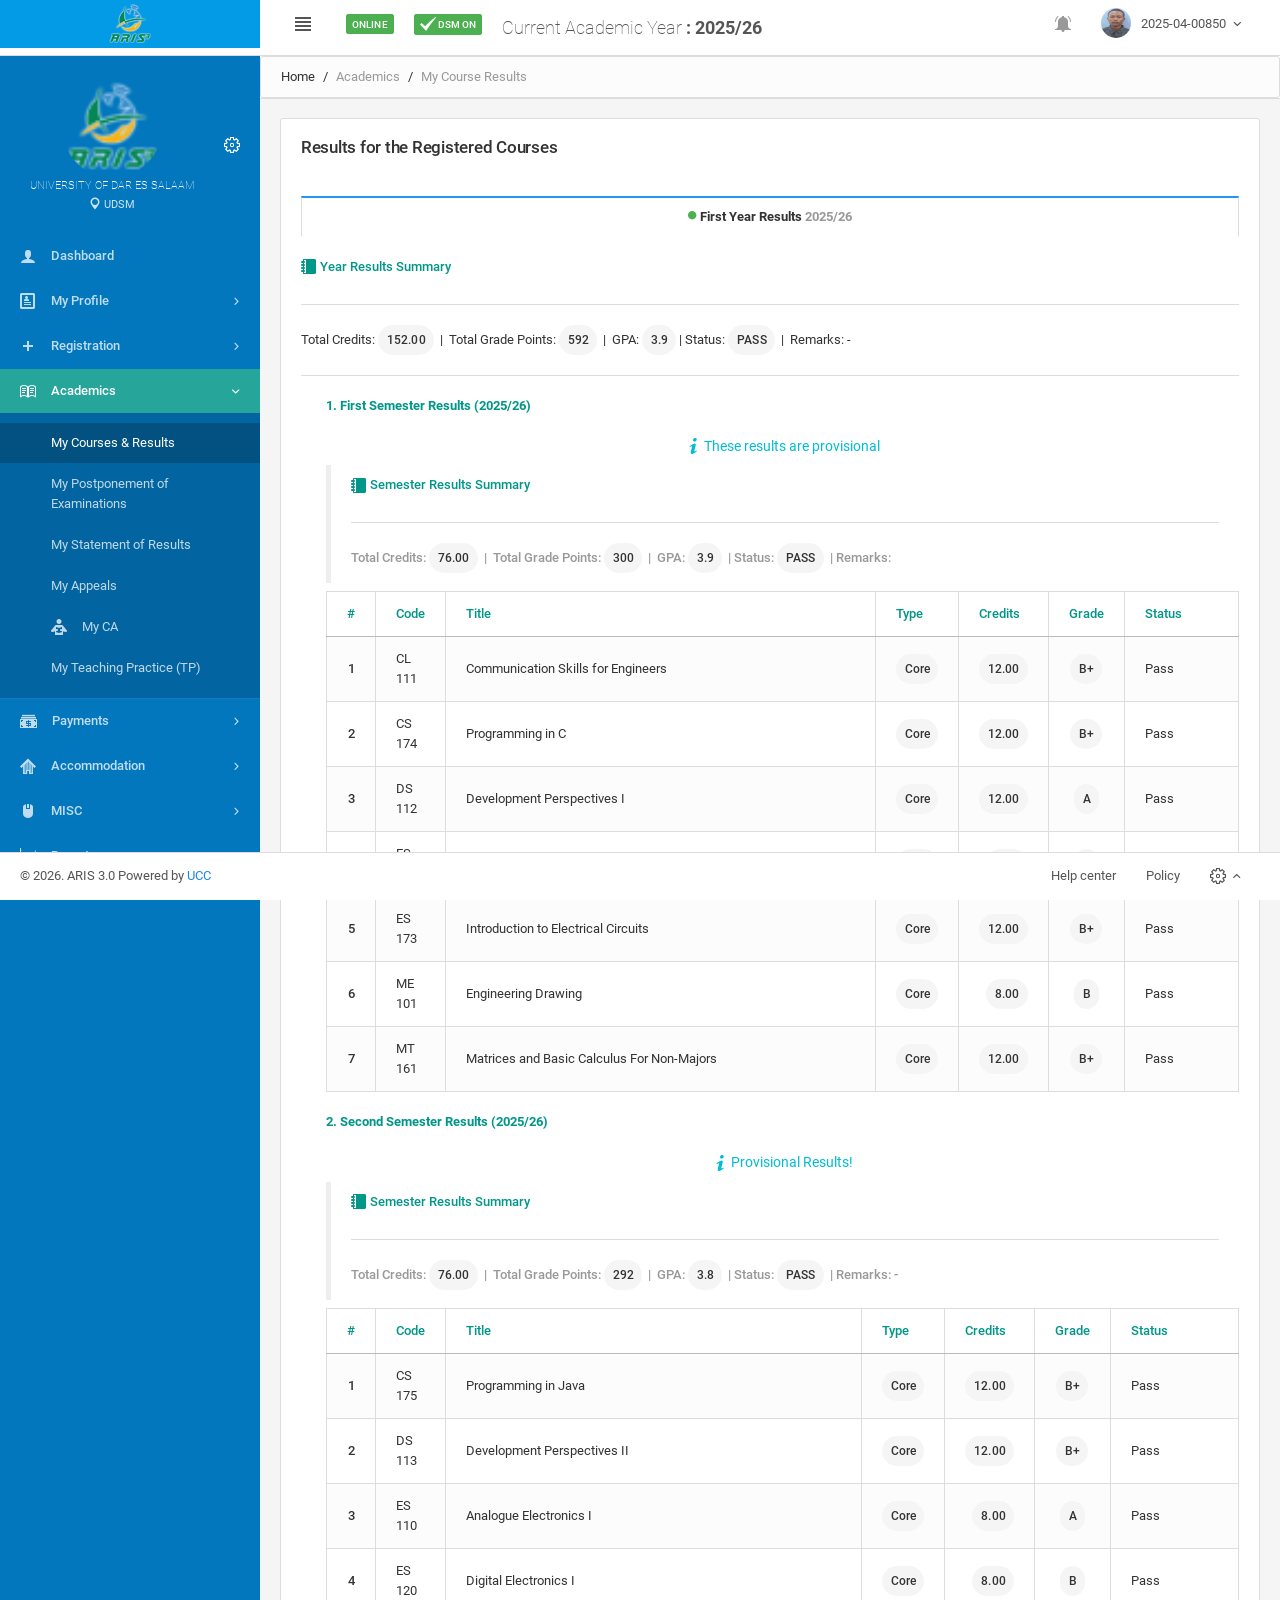
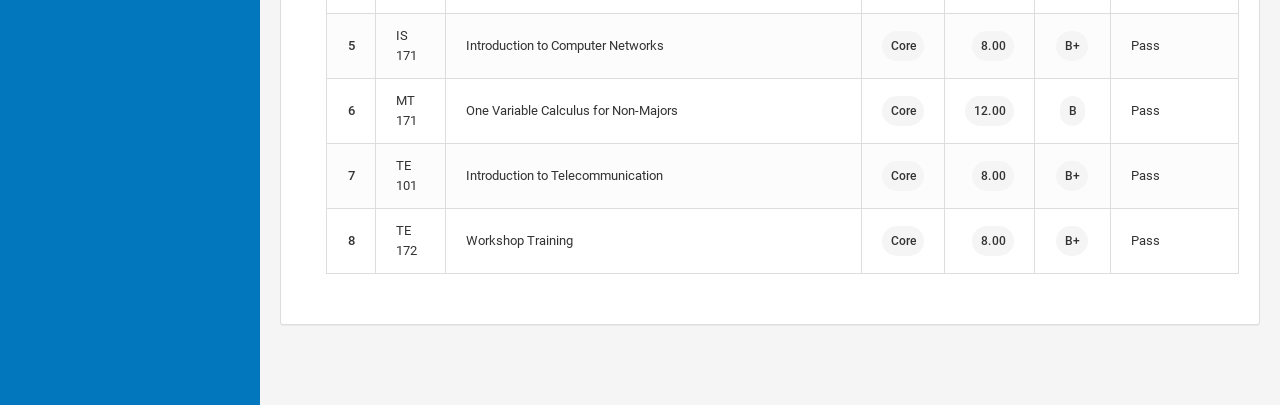
<file: courses.html>
<!DOCTYPE html>
<html lang="en-US"><head>
        <meta charset="UTF-8">
        <meta http-equiv="X-UA-Compatible" content="IE=edge">
        <meta name="viewport" content="width=device-width, initial-scale=1">
        <meta name="csrf-param" content="_csrf-frontend">
<meta name="csrf-token" content="">
        <title>My Course Results</title>
        <link href="assets/css/bootstrap_002.css" rel="stylesheet">
<link href="assets/css/google_fonts.css" rel="stylesheet">
<link href="assets/css/styles.css" rel="stylesheet">
<link href="assets/css/bootstrap.css" rel="stylesheet">
<link href="assets/css/core.css" rel="stylesheet">
<link href="assets/css/components.css" rel="stylesheet">
<link href="assets/css/colors.css" rel="stylesheet">
<link href="assets/css/style.css" rel="stylesheet">
<link href="assets/css/animate.min.css" rel="stylesheet">        <script src="assets/js/jquery.min.js"></script>    </head>
    <body class="pace-done sidebar-xs-indicator"><div class="pace  pace-inactive"><div class="pace-progress" style="transform: translate3d(100%, 0px, 0px);" data-progress-text="100%" data-progress="99">
  <div class="pace-progress-inner"></div>
</div>
<div class="pace-activity"></div></div>
        
        <div class="wrap">

            

<style>
    .ui-pnotify {
        width: 400px !important;
    }
</style>
    <script>
        $(document).ready(function () {
            // Session timeout
            document.querySelector('body').onload = () => {
                false && $.sessionTimeout({
                    heading: 'h5',
                    title: 'Session Timeout!',
                    message: 'Your session is about to expire. Do you want to stay connected and extend your session?',
                    ignoreUserActivity: false,
                    warnAfter: 1200000,
                    redirAfter: 1800000,
                    // keepAliveUrl: '/',
                    keepAliveUrl: '/index.php?r=student%2Fmy-result%2Findex',
                    csrf: '',
                    keepAlive: true,
                    keepAliveInterval: 1800000,
                    redirUrl: '#',
                    logoutUrl: '#',
                    keepBtnClass: 'btn btn-success',
                    keepBtnText: 'Extend session',
                    logoutBtnClass: 'btn btn-danger',
                    logoutBtnText: 'Log me out',

                });

            };
        });
    </script>

    






    <script type="text/javascript" src="assets/js/fab.min.js"></script>
<!-- Main navbar -->
<div id="theme_topBar" class="navbar navbar-default header-highlight bg-header-highlight bg--300">
    <div id="theme_logoBar" class="navbar-header bg-blue-600" style="text-align: center;">
        <!--<a class="navbar-brand text-white text-bold text-center" href="../staff"><img src="assets/img/logo.light.png"  alt="<? /*= Yii::$app->name; */ ?>" /></a>-->
        <img src="assets/img/logo.png" alt="ARIS 3.0" height="46px">
        <ul class="nav navbar-nav visible-xs-block">
            <li><a data-toggle="collapse" data-target="#navbar-mobile"><i class="icon-tree5"></i></a></li>
            <li><a class="sidebar-mobile-main-toggle"><i class="icon-paragraph-justify3"></i></a></li>
        </ul>
    </div>

    <div class="navbar-collapse collapse" id="navbar-mobile">
        <ul class="nav navbar-nav">
            <li><a class="sidebar-control sidebar-main-toggle hidden-xs"><i class="icon-paragraph-justify3"></i></a>
            </li>
            
                

                    <p class="navbar-text"><span class="label bg-success">Online</span></p>


                                                        <p class="navbar-text"><span class="label bg-success"><i class="icon-checkmark4"></i> DSM ON</span></p>
            
        </ul>

        <p class="navbar-text text-size-large text-bold" style="font-size: large;">
            <span class="text-thin">Current Academic Year</span>
            : 2025/26        </p>

        <ul class="nav navbar-nav navbar-right">

            

            <li class="dropdown" id="systemNotifications">
                



    <a href="#" class="dropdown-toggle" data-toggle="dropdown">
        <i class="icon-bell3 text-muted"></i>
        <span class="visible-xs-inline-block position-right">Notifications</span>
        <!--span class="badge bg-warning-400"></span-->

        
    </a>

    <div class="dropdown-menu dropdown-content width-350">
        <div class="dropdown-content-heading">
            Notifications
            <ul class="icons-list" hidden="">
                <li><a href="#"><i class="icon-compose"></i></a></li>
            </ul>
        </div>

        <ul class="media-list dropdown-content-body">

            <li class="text-muted"> <i class="icon-history"></i> No new Notifications...</li><hr>            
        </ul>

        <div class="dropdown-content-footer" hidden="">
            <a href="#" data-popup="tooltip" title="" data-original-title="All messages"><i class="icon-menu display-block"></i></a>
        </div>
    </div>


            </li>


            <li class="dropdown dropdown-user">
                <a class="dropdown-toggle" data-toggle="dropdown">
                    <img src="assets/img/avatar.jpg" width="30px" height="30px" alt="">
                    <span>2025-04-00850</span>
                    <i class="caret"></i>
                </a>

                <ul class="dropdown-menu dropdown-menu-right">
                                            <li><a href="#"><i class="icon-user-plus"></i> My
                                profile</a></li>
                        <!-- <li><a href="<? /*= SecurityModule::AutoUrl('balance'); */ ?>"><i class="icon-coins"></i> My
                                balance</a></li>
                        <li><a href="<? /*= SecurityModule::AutoUrl('message'); */ ?>"><span
                                        class="badge bg-teal-400 pull-right">58</span> <i
                                        class="icon-comment-discussion"></i> Messages</a></li>
                        <li class="divider"></li>-->

                        
                        <li><a href="#"><i class="icon-switch2"></i>
                                Logout(2025-04-00850)</a></li>
                    
                </ul>
            </li>
        </ul>
    </div>
</div>
<!-- /main navbar -->
<script>
    $(document).ready(function () {
        // Block page
        $('.block-page').on('click', function () {
            var message = '<i class="icon-spinner4 icon-3x spinner"></i> <span class="text-semibold display-block">Please wait</span>';
            $.blockUI({
                //message: '<i class="icon-spinner4 spinner"></i>',
                message: message,
                // timeout: 1000*60, //unblock after 1 minute
                timeout: 10000, //unblock after 1 minute
                // timeout: 1000*60*10, //unblock after 10 Minutes
                overlayCSS: {
                    backgroundColor: '#1b2024',
                    opacity: 0.8,
                    zIndex: 1200,
                    cursor: 'wait'
                },
                css: {
                    border: 0,
                    color: '#fff',
                    padding: 0,
                    zIndex: 1201,
                    backgroundColor: 'transparent'
                },
                onBlock: function () {
                    clearTimeout();
                }
            });


        });

        $('.sidebar-main-toggle').click(() => {
            updateSystemLogo();
        });
        //document.querySelector('body').onload = () => {
        updateSystemLogo();

        //};
    });

    function updateSystemLogo() {
        const prefix = `..`;
        const mainSideBar = document.getElementById('theme_logoBar');
        if (mainSideBar != undefined && mainSideBar.hasChildNodes()) {
            const systemLogo = mainSideBar.children[0];
            if (systemLogo != undefined) {
                if ($('body').hasClass('sidebar-xs')) {
                    systemLogo.src = `assets/img/logo.light.png`;
                } else {
                    systemLogo.src = `assets/img/logo.png`;
                }
            }
        }
    }

    function loadSystemLogo() {
        const prefix = `..`;
        const mainSideBar = document.getElementById('theme_logoBar');
        if (mainSideBar != undefined && mainSideBar.hasChildNodes()) {
            const systemLogo = mainSideBar.children[0];
            if (systemLogo != undefined) {
                if ($('body').hasClass('sidebar-xs')) {
                    systemLogo.src = `assets/img/logo.png`;
                } else {
                    systemLogo.src = `assets/img/logo.light.png`;
                }
            }
        }
    }
</script>

            <!-- Page container -->
            <div class="page-container" style="min-height:476.6667px">

                <!-- Page content -->
                <div class="page-content">
                                                            

<!-- Main sidebar -->
<div id="theme_sideBar" class="sidebar sidebar-main bg-blue-800">
    <div class="sidebar-content">

        <!-- Company menu -->
        

<div class="sidebar-user">
    <div class="category-content">
        <div class="media">

            <div class="media-body">
                <div class="text-center">
                    <a href="https://www.udsm.ac.tz" class="media-center" target="_blank">
                        <img src="assets/img/logo.png" class="img-circle" width="100px" alt="">
                    </a>

                </div>
                <span class="media-heading text-size-mini text-thin text-center text-semibold text-uppercase">University of Dar es Salaam</span>
                <div class="text-size-mini text-muted text-center">
                    <i class="icon-pin text-size-small"></i> UDSM                </div>
            </div>

            <div class="media-right media-middle">
                <ul class="icons-list">
                    <li>
                        <a href="#"><i class="icon-cog3"></i></a>
                    </li>
                </ul>
            </div>
        </div>
    </div>
</div>        <!-- /Company menu -->


        <!-- Main navigation -->
        <div class="sidebar-category sidebar-category-visible">
            <div class="category-content no-padding">
                <ul class="navigation navigation-main navigation-accordion">


                    <li style="display: block;" class=""><a href="index.html"><i class="icon-user"></i> <span>Dashboard</span></a></li>


                    <li>
                        <a href="#" class="has-ul"><i class="icon-profile"></i> <span>My Profile</span></a>
                        <ul class="hidden-ul">
                            <li style="" class=""><a href="#" id=""> Profile Details</a></li>
                        </ul>
                    </li>

                    <!--Depreciated-->
                    <li hidden="">
                        <a href="#" class="has-ul"><i class="icon-profile"></i> <span>My Profile</span></a>
                        <ul class="hidden-ul">
                            <li style="" class=""><a href="#" id=""><span class="icon-eye"></span> Profile Preview</a></li>
                            <li style="" class=""><a href="#" id=""><span class="icon-pencil"></span> Edit Profile</a></li>
                            <li style="" class=""><a href="#" id=""><span class="icon-calendar22"></span> My Tasks</a></li>
                            <li style="" class=""><a href="#" id=""><span class="icon-key"></span> Change Password</a></li>

                        </ul>
                    </li>


                    <li>
                        <a href="#" class="has-ul"><i class="icon-plus22"></i> <span>Registration</span></a>
                        <ul class="hidden-ul">
                            <li style="" class=""><a href="#" id=""> My Semester/Year Registration</a></li>
                            <li style="display: block;" class=""><a href="#" id=""> My Course Registration</a></li>
                            <li style="display: block;" class=""><a href="#" id=""> My Identity Card</a></li>

                                                            <li style="" class=""><a href="#" id=""> My Programme Transfer</a></li>
                            
                        </ul>
                    </li>


                    <li class="active">
                        <a href="#" class="has-ul"><i class="icon-book"></i> <span>Academics</span></a>
                        <ul>

                            <li style="display: block;" class="active"><a href="courses.html" id=""> My Courses &amp; Results</a></li>
                                                                                        <li style="display: block;" class=""><a href="#" id=""> My Postponement of Examinations</a></li>
                            

                            <li style="display: none;" class=""><a href="#" id=""> My Postponement of Studies</a></li>


                                                                                                <li style="display: block;" class="">
                                        <a href="#" id=""><span class=""></span>My Statement of Results</a></li>
                                                                                                                            
                            <li style="display: block;" class="">
                                <a href="#">
                                    My Appeals
                                </a>
                            </li>


                            <li style="display: block;" class=""><a href="#" id=""><i class="icon-reading"></i> My CA</a></li>

                            <li style="display: block;" class=""><a href="#" id=""> My Teaching Practice (TP)</a></li>


                        </ul>
                    </li>
                    <li style="display: none">
                        <a href="#" class="has-ul"><i class="icon-graduation"></i> <span>Graduation</span></a>
                        <!--Graduation-->
                        <ul class="hidden-ul">
                                                            <li style="display: block;" class="">
                                    <a href="#" id=""><span class=""></span>My Graduation Requirements </a></li>
                                <li style="display: block;" class="">
                                    <a href="#" id=""><span class=""></span>My Attendance Confirmation </a></li>
                                                    </ul>
                        <!--End Graduation-->
                    </li>
                    <li>
                        <a href="#" class="has-ul"><i class="icon-cash3"></i> <span>Payments</span></a>
                        <ul class="hidden-ul">

                            <li style="" class=""><a href="#" id=""><span class="icon-cash4"></span> My Bills</a></li>
                            <li style="" class=""><a href="#" id=""><span class="icon-credit-card2"></span> Make Payment</a></li>


                            <li style="" class=""><a href="#" id=""><span class="icon-wallet"></span> My Payments</a></li>
                            <li style="" class=""><a href="#" id=""><span class="icon-reply-all"></span> Apply for Refund</a></li>
                            <li style="" class=""><a href="#" id=""><span class="icon-strategy"></span> Payment Transfers</a></li>

                            <li style="display: block;" class=""><a href="#" id=""><span class="icon-medal"></span> My Sponsorship</a></li>
                        </ul>
                    </li>

                    <li>
                        <a href="#" class="has-ul"><i class="icon-home9"></i> <span>Accommodation</span></a>
                        <ul class="hidden-ul">
                                                            
                                                                    <li style="" class=""><a href="#" id=""><span class="icon-quill2"></span> Application </a>
                                                                </li>

                                
                            
                            <li style="" class=""><a href="#" id=""><span class="icon-bed2"></span> My Bed</a></li>

                            <li style="" class=""><a href="#" id=""><span class="icon-tab"></span> Bed Swapping</a></li>

                            <li style="" class=""><a href="#" id=""><span class="icon-clipboard2"></span> Clearance</a></li>
                            <li style="" class=""><a href="#" id=""><span class="icon-bubble-notification"></span> Report an Incident</a></li>

                        </ul>
                    </li>
                    <li>
                        <a href="#" class="has-ul"><i class="icon-mouse"></i> <span>MISC</span></a>
                        <ul class="hidden-ul">
                            <li style="" class=""><a href="#" id=""><span class="icon-box-add"></span> Vote</a></li>
                        </ul>
                    </li>
                    <li>
                        <a href="#" class="has-ul"><i class="icon-chart"></i> <span>Reports</span></a>
                        <ul class="hidden-ul">
                            <li style="" class=""><a href="#" id=""><span class="icon-stats-bars4"></span> Progressive</a></li>
                            <li style="" class=""><a href="#" id=""><span class="icon-pie-chart"></span> Payments</a></li>
                            <li style="" class=""><a href="#" id=""><span class="icon-profile"></span> Profile</a></li>
                            <li style="" class=""><a href="#" id=""><span class="icon-gear"></span> MISC</a></li>
                        </ul>
                    </li>
                </ul>
            </div>
        </div>
        <!-- /main navigation -->
    </div>
</div>
<!-- /main sidebar -->
                    <!-- Main content -->
                    <div class="content-wrapper">

                        <!-- Content area -->
                        <!--<div class="content">-->
                        <div class="page-header-default">
                            <div class="breadcrumb-line breadcrumb-line-component"><a class="breadcrumb-elements-toggle"><i class="icon-menu-open"></i></a>

                                <ul class="breadcrumb"><li><a href="#">Home</a></li>
<li class="active">Academics</li>
<li class="active">My Course Results</li>
</ul>
                                                                
<ul class="breadcrumb-elements">
    <li style="display: none"><a href="#"><i class="icon-comment-discussion position-left"></i> Support</a></li>

    
</ul>

                            </div>
                        </div>


                        <div class="content">

                            <!--?/*= Alert::widget(); */?-->

                                                        
<script>
    function playSound() {
        const audio = document.createElement('audio');
        document.body.append(audio);
        audio.src = ``;
        document.body.onfocus = () => {
            audio.play();
        }
    }
    function readNotification(notificationId) {
        $.ajax({
            url: `/index.php?r=notification%2Fread&id=${notificationId}`,
            success: (response) => {
                console.log(response);
            }
        });
    }
</script>

<script>
    function syncNotifications() {
        setInterval(() => {
            $.ajax({
                url: `/index.php?r=notification%2Fsync`,
                success: (response) => {
                    const responseBundle = JSON.parse(response);
                    if (responseBundle.type == 1) {
                        const notifications = responseBundle.notifications;
                        $('#systemNotifications').html(notifications);
                        playSound();
                    }
                },
                error: (error) => {
                    //TODO: Error handling
                }
            });
        }, 1000);
    }
</script>



                            
<div class="panel">
    <div class="panel-heading">
        <h5 class="panel-title text-muted text-semibold">Results for the Registered Courses<a class="heading-elements-toggle"><i class="icon-more"></i></a></h5>
        <div class="heading-elements">
            <ul class="icons-list" hidden="">
                <li><a data-action="collapse"></a></li>
                <li><a data-action="reload"></a></li>
                <li><a data-action="close"></a></li>
            </ul>
        </div>
    </div>
    <div class="panel-body">
        <!-- h4 class="text-teal text-center text-italic">
            <i class="icon-history"></i> Could not load course results by the moment... check again Later
        </h4-->
        
<ul class="nav nav-tabs nav-tabs-highlight nav-justified">
                                <li class="active">
                                    <a href="#year_6677986" class="text-bold" data-toggle="tab"><small class="text-success"><i class="icon-circle2" style="font-size: 0.7em"></i></small> First Year Results <span style="color: #999999; font-style: normal">2025/26</span></a>
                            </li>
            </ul>
<div class="tab-content">
                    <div class="tab-pane active" id="year_6677986">
                            

<style>
    /* The toast - position it at the bottom and in the middle of the screen */
    #toast {
        visibility: hidden; /* Hidden by default. Visible on click */
        min-width: 250px; /* Set a default minimum width */
        margin-left: -125px; /* Divide value of min-width by 2 */
        background-color: #333; /* Black background color */
        color: #fff; /* White text color */
        text-align: center; /* Centered text */
        border-radius: 2px; /* Rounded borders */
        padding: 16px; /* Padding */
        position: fixed; /* Sit on top of the screen */
        z-index: 10000000; /* Add a z-index if needed */
        left: 50%; /* Center the toast */
        bottom:150px; /* 30px from the bottom */
    }

    /* Show the toast when clicking on a button (class added with JavaScript) */
    #toast.show {
        visibility: visible; /* Show the toast */
        /* Add animation: Take 0.5 seconds to fade in and out the toast.
        However, delay the fade out process for 2.5 seconds */
        -webkit-animation: fadein 0.5s, fadeout 0.5s 2.5s;
        animation: fadein 0.5s, fadeout 0.5s 2.5s;
    }

    /* Animations to fade the toast in and out */
    @-webkit-keyframes fadein {
        from {bottom: 0; opacity: 0;}
        to {bottom:150px; opacity: 1;}
    }

    @keyframes fadein {
        from {bottom: 0; opacity: 0;}
        to {bottom:150px; opacity: 1;}
    }

    @-webkit-keyframes fadeout {
        from {bottom:150px; opacity: 1;}
        to {bottom: 0; opacity: 0;}
    }

    @keyframes fadeout {
        from {bottom:150px; opacity: 1;}
        to {bottom: 0; opacity: 0;}
    }
</style>
<div id="toast">Loading message..</div>
<script>
    function showToast(message,time = 3000) {

        // Get the toast DIV
        let toast = document.getElementById("toast");
        toast.innerHTML = message;

        // Add the "show" class to DIV
        toast.className = "show";

        // After 3 seconds, remove the show class from DIV
        setTimeout(function () {
            toast.className = toast.className.replace("show", "");
        }, time);
    }
</script>

<style>
    .requirements-summary {
        list-style: none;
    }

    .requirements-summary li {
        border-bottom: 1px solid #ddd;
        padding-bottom: 10px;
        margin-bottom: 15px;
    }

    .semester-results-summary {
        /**display: none;**/
    }

    .results-empty {
        text-align: center;
        font-size: 1.5rem;
    }
</style>

<div class="table-responsive">


                    
        <div class="year-results-summary">
            <label class="text-semibold text-teal"><i class="icon-notebook"></i> Year Results Summary </label>
            <hr>
                            <div class="text-info text-center" style="font-size: 2rem; display: none">
                    <b>Announcement:</b>
                    Please be informed that the examination results for academic year 2021/22 will be published tomorrow
                    Thursday 1 September 2022.
                </div>
                <div class="text-orange text-size-large text-center mt-20" style="display: none">
                    <i class="icon-alert"></i> These results are Provisional, they may change
                </div>
            
                                        <p>
                    Total Credits:
                    <span class="label label-striped label-rounded text-bold" style="font-size: 0.9em">
                    152.00                </span>
                    &nbsp;|&nbsp;
                    Total Grade Points:
                    <span class="label label-striped label-rounded text-bold" style="font-size: 0.9em">
                    -                </span>
                    &nbsp;|&nbsp;
                    GPA: <span class="label label-striped label-rounded text-bold" style="font-size: 0.9em">
                    -                </span>
                    |
                    Status: <span class="label label-striped label-rounded text-bold" style="font-size: 0.9em"> Incomplete and Carryover</span>
                    &nbsp;|&nbsp;
                    Remarks: Inc(10), Carry(5)
                </p>
                        <hr>
        </div>

        <ol style="list-style: none">
                            <!-- Course Evaluation Start -->
                                                <!-- /course Evaluation End -->
                <li class="container-responsive">
                    <p class="text-bold text-teal">
                        1. First Semester Results (2025/26)                    </p>
                    
                                            <div class="text-info text-size-large text-center mt-20">
                            <i class="icon-info3"></i> These results are provisional                        </div>
                    

                    <table class="table table-bordered table-striped">
                        <caption class="text-semibold">
                            <blockquote>
                                <div class="semester-results-summary">
                                    <label class="text-semibold text-teal"><i class="icon-notebook"></i> Semester
                                        Results Summary</label>
                                    <hr>
                                    <p>
                                        Total Credits: <span class="label label-striped label-rounded text-bold" style="font-size: 0.9em">76.00</span>
                                        &nbsp;|&nbsp;
                                        Total Grade Points: <span class="label label-striped label-rounded text-bold" style="font-size: 0.9em"></span>
                                        &nbsp;|&nbsp;
                                        GPA: <span class="label label-striped label-rounded text-bold" style="font-size: 0.9em"></span>
                                        &nbsp;|
                                        Status: <span class="label label-striped label-rounded text-bold" style="font-size: 0.9em"> -</span>&nbsp;
                                        |
                                        Remarks: -                                    </p>
                                </div>
                            </blockquote>
                        </caption>
                        <thead>
                        <tr class="text-bold text-teal">
                            <th class="text-center" style="width:20px">#</th>
                            <th style="width: 7%">Code</th>
                            <th>Title</th>
                            <th style="width: 5%">Type</th>
                            <th style="display: none">Description</th>
                            <th style="width: 5%">Credits</th>
                                                        <th style="width: 5%">Grade</th>
                            <th>Status</th>
                        </tr>
                        </thead>
                        <tbody>
                        
                        
                            
                                                            <tr class="">
                                    <th class="text-center">1</th>
                                    <td>CL 111</td>
                                    <td>Communication Skills for Engineers</td>
                                    <td>
                                    <span class="text-bold label label-rounded label-striped " style="text-transform: none; font-size: 0.9em">Core</span>
                                    </td>
                                    <td class="text-right">
                                        <span class="text-bold label label-rounded label-striped " style="text-transform: none; font-size: 0.9em">
                                             12.00                                        </span>
                                    </td>

                                                                        <td class="text-center">
                                        <span class="text-bold label label-rounded label-striped" style="text-transform: none; font-size: 0.9em">
                                            -                                         </span>
                                    </td>
                                    <td>Inc</td>
                                </tr>
                            
                        
                            
                                                            <tr class="">
                                    <th class="text-center">2</th>
                                    <td>CS 174</td>
                                    <td>Programming in C</td>
                                    <td>
                                    <span class="text-bold label label-rounded label-striped " style="text-transform: none; font-size: 0.9em">Core</span>
                                    </td>
                                    <td class="text-right">
                                        <span class="text-bold label label-rounded label-striped " style="text-transform: none; font-size: 0.9em">
                                             12.00                                        </span>
                                    </td>

                                                                        <td class="text-center">
                                        <span class="text-bold label label-rounded label-striped" style="text-transform: none; font-size: 0.9em">
                                            -                                         </span>
                                    </td>
                                    <td>CRV</td>
                                </tr>
                            
                        
                            
                                                            <tr class="">
                                    <th class="text-center">3</th>
                                    <td>DS 112</td>
                                    <td>Development Perspectives I</td>
                                    <td>
                                    <span class="text-bold label label-rounded label-striped " style="text-transform: none; font-size: 0.9em">Core</span>
                                    </td>
                                    <td class="text-right">
                                        <span class="text-bold label label-rounded label-striped " style="text-transform: none; font-size: 0.9em">
                                             12.00                                        </span>
                                    </td>

                                                                        <td class="text-center">
                                        <span class="text-bold label label-rounded label-striped" style="text-transform: none; font-size: 0.9em">
                                            -                                         </span>
                                    </td>
                                    <td>Inc</td>
                                </tr>
                            
                        
                            
                                                            <tr class="">
                                    <th class="text-center">4</th>
                                    <td>ES 171</td>
                                    <td>Computer Aided Drafting and Design (CADD)</td>
                                    <td>
                                    <span class="text-bold label label-rounded label-striped " style="text-transform: none; font-size: 0.9em">Core</span>
                                    </td>
                                    <td class="text-right">
                                        <span class="text-bold label label-rounded label-striped " style="text-transform: none; font-size: 0.9em">
                                             8.00                                        </span>
                                    </td>

                                                                        <td class="text-center">
                                        <span class="text-bold label label-rounded label-striped" style="text-transform: none; font-size: 0.9em">
                                            -                                         </span>
                                    </td>
                                    <td>Inc</td>
                                </tr>
                            
                        
                            
                                                            <tr class="">
                                    <th class="text-center">5</th>
                                    <td>ES 173</td>
                                    <td>Introduction to Electrical Circuits</td>
                                    <td>
                                    <span class="text-bold label label-rounded label-striped " style="text-transform: none; font-size: 0.9em">Core</span>
                                    </td>
                                    <td class="text-right">
                                        <span class="text-bold label label-rounded label-striped " style="text-transform: none; font-size: 0.9em">
                                             12.00                                        </span>
                                    </td>

                                                                        <td class="text-center">
                                        <span class="text-bold label label-rounded label-striped" style="text-transform: none; font-size: 0.9em">
                                            -                                         </span>
                                    </td>
                                    <td>Inc</td>
                                </tr>
                            
                        
                            
                                                            <tr class="">
                                    <th class="text-center">6</th>
                                    <td>ME 101</td>
                                    <td>Engineering Drawing</td>
                                    <td>
                                    <span class="text-bold label label-rounded label-striped " style="text-transform: none; font-size: 0.9em">Core</span>
                                    </td>
                                    <td class="text-right">
                                        <span class="text-bold label label-rounded label-striped " style="text-transform: none; font-size: 0.9em">
                                             8.00                                        </span>
                                    </td>

                                                                        <td class="text-center">
                                        <span class="text-bold label label-rounded label-striped" style="text-transform: none; font-size: 0.9em">
                                            -                                         </span>
                                    </td>
                                    <td>Inc</td>
                                </tr>
                            
                        
                            
                                                            <tr class="">
                                    <th class="text-center">7</th>
                                    <td>MT 161</td>
                                    <td>Matrices and Basic Calculus For Non-Majors</td>
                                    <td>
                                    <span class="text-bold label label-rounded label-striped " style="text-transform: none; font-size: 0.9em">Core</span>
                                    </td>
                                    <td class="text-right">
                                        <span class="text-bold label label-rounded label-striped " style="text-transform: none; font-size: 0.9em">
                                             12.00                                        </span>
                                    </td>

                                                                        <td class="text-center">
                                        <span class="text-bold label label-rounded label-striped" style="text-transform: none; font-size: 0.9em">
                                            -                                         </span>
                                    </td>
                                    <td>Inc</td>
                                </tr>
                            
                                                </tbody>
                    </table>
                    <br>
                </li>
                            <!-- Course Evaluation Start -->
                                                <!-- /course Evaluation End -->
                <li class="container-responsive">
                    <p class="text-bold text-teal">
                        2. Second Semester Results (2025/26)                    </p>
                    
                                            <div class="text-info text-size-large text-center mt-20">
                            <i class="icon-info3"></i> Provisional Results!                        </div>
                    

                    <table class="table table-bordered table-striped">
                        <caption class="text-semibold">
                            <blockquote>
                                <div class="semester-results-summary">
                                    <label class="text-semibold text-teal"><i class="icon-notebook"></i> Semester
                                        Results Summary</label>
                                    <hr>
                                    <p>
                                        Total Credits: <span class="label label-striped label-rounded text-bold" style="font-size: 0.9em">76.00</span>
                                        &nbsp;|&nbsp;
                                        Total Grade Points: <span class="label label-striped label-rounded text-bold" style="font-size: 0.9em"></span>
                                        &nbsp;|&nbsp;
                                        GPA: <span class="label label-striped label-rounded text-bold" style="font-size: 0.9em"></span>
                                        &nbsp;|
                                        Status: <span class="label label-striped label-rounded text-bold" style="font-size: 0.9em"> -</span>&nbsp;
                                        |
                                        Remarks: -                                    </p>
                                </div>
                            </blockquote>
                        </caption>
                        <thead>
                        <tr class="text-bold text-teal">
                            <th class="text-center" style="width:20px">#</th>
                            <th style="width: 7%">Code</th>
                            <th>Title</th>
                            <th style="width: 5%">Type</th>
                            <th style="display: none">Description</th>
                            <th style="width: 5%">Credits</th>
                                                        <th style="width: 5%">Grade</th>
                            <th>Status</th>
                        </tr>
                        </thead>
                        <tbody>
                        
                        
                            
                                                            <tr class="">
                                    <th class="text-center">1</th>
                                    <td>CS 175</td>
                                    <td>Programming in Java</td>
                                    <td>
                                    <span class="text-bold label label-rounded label-striped " style="text-transform: none; font-size: 0.9em">Core</span>
                                    </td>
                                    <td class="text-right">
                                        <span class="text-bold label label-rounded label-striped " style="text-transform: none; font-size: 0.9em">
                                             12.00                                        </span>
                                    </td>

                                                                        <td class="text-center">
                                        <span class="text-bold label label-rounded label-striped" style="text-transform: none; font-size: 0.9em">
                                            -                                         </span>
                                    </td>
                                    <td>CRV</td>
                                </tr>
                            
                        
                            
                                                            <tr class="">
                                    <th class="text-center">2</th>
                                    <td>DS 113</td>
                                    <td>Development Perspectives II</td>
                                    <td>
                                    <span class="text-bold label label-rounded label-striped " style="text-transform: none; font-size: 0.9em">Core</span>
                                    </td>
                                    <td class="text-right">
                                        <span class="text-bold label label-rounded label-striped " style="text-transform: none; font-size: 0.9em">
                                             12.00                                        </span>
                                    </td>

                                                                        <td class="text-center">
                                        <span class="text-bold label label-rounded label-striped" style="text-transform: none; font-size: 0.9em">
                                            -                                         </span>
                                    </td>
                                    <td>CRV</td>
                                </tr>
                            
                        
                            
                                                            <tr class="">
                                    <th class="text-center">3</th>
                                    <td>ES 110</td>
                                    <td>Analogue Electronics I</td>
                                    <td>
                                    <span class="text-bold label label-rounded label-striped " style="text-transform: none; font-size: 0.9em">Core</span>
                                    </td>
                                    <td class="text-right">
                                        <span class="text-bold label label-rounded label-striped " style="text-transform: none; font-size: 0.9em">
                                             8.00                                        </span>
                                    </td>

                                                                        <td class="text-center">
                                        <span class="text-bold label label-rounded label-striped" style="text-transform: none; font-size: 0.9em">
                                            -                                         </span>
                                    </td>
                                    <td>CRV</td>
                                </tr>
                            
                        
                            
                                                            <tr class="">
                                    <th class="text-center">4</th>
                                    <td>ES 120</td>
                                    <td>Digital Electronics I</td>
                                    <td>
                                    <span class="text-bold label label-rounded label-striped " style="text-transform: none; font-size: 0.9em">Core</span>
                                    </td>
                                    <td class="text-right">
                                        <span class="text-bold label label-rounded label-striped " style="text-transform: none; font-size: 0.9em">
                                             8.00                                        </span>
                                    </td>

                                                                        <td class="text-center">
                                        <span class="text-bold label label-rounded label-striped" style="text-transform: none; font-size: 0.9em">
                                            -                                         </span>
                                    </td>
                                    <td>Inc</td>
                                </tr>
                            
                        
                            
                                                            <tr class="">
                                    <th class="text-center">5</th>
                                    <td>IS 171</td>
                                    <td>Introduction to Computer Networks</td>
                                    <td>
                                    <span class="text-bold label label-rounded label-striped " style="text-transform: none; font-size: 0.9em">Core</span>
                                    </td>
                                    <td class="text-right">
                                        <span class="text-bold label label-rounded label-striped " style="text-transform: none; font-size: 0.9em">
                                             8.00                                        </span>
                                    </td>

                                                                        <td class="text-center">
                                        <span class="text-bold label label-rounded label-striped" style="text-transform: none; font-size: 0.9em">
                                            -                                         </span>
                                    </td>
                                    <td>Inc</td>
                                </tr>
                            
                        
                            
                                                            <tr class="">
                                    <th class="text-center">6</th>
                                    <td>MT 171</td>
                                    <td>One Variable Calculus for Non-Majors</td>
                                    <td>
                                    <span class="text-bold label label-rounded label-striped " style="text-transform: none; font-size: 0.9em">Core</span>
                                    </td>
                                    <td class="text-right">
                                        <span class="text-bold label label-rounded label-striped " style="text-transform: none; font-size: 0.9em">
                                             12.00                                        </span>
                                    </td>

                                                                        <td class="text-center">
                                        <span class="text-bold label label-rounded label-striped" style="text-transform: none; font-size: 0.9em">
                                            -                                         </span>
                                    </td>
                                    <td>Inc</td>
                                </tr>
                            
                        
                            
                                                            <tr class="">
                                    <th class="text-center">7</th>
                                    <td>TE 101</td>
                                    <td>Introduction to Telecommunication</td>
                                    <td>
                                    <span class="text-bold label label-rounded label-striped " style="text-transform: none; font-size: 0.9em">Core</span>
                                    </td>
                                    <td class="text-right">
                                        <span class="text-bold label label-rounded label-striped " style="text-transform: none; font-size: 0.9em">
                                             8.00                                        </span>
                                    </td>

                                                                        <td class="text-center">
                                        <span class="text-bold label label-rounded label-striped" style="text-transform: none; font-size: 0.9em">
                                            -                                         </span>
                                    </td>
                                    <td>CRV</td>
                                </tr>
                            
                        
                            
                                                            <tr class="">
                                    <th class="text-center">8</th>
                                    <td>TE 172</td>
                                    <td>Workshop Training</td>
                                    <td>
                                    <span class="text-bold label label-rounded label-striped " style="text-transform: none; font-size: 0.9em">Core</span>
                                    </td>
                                    <td class="text-right">
                                        <span class="text-bold label label-rounded label-striped " style="text-transform: none; font-size: 0.9em">
                                             8.00                                        </span>
                                    </td>

                                                                        <td class="text-center">
                                        <span class="text-bold label label-rounded label-striped" style="text-transform: none; font-size: 0.9em">
                                            -                                         </span>
                                    </td>
                                    <td>Inc</td>
                                </tr>
                            
                                                </tbody>
                    </table>
                    <br>
                </li>
                    </ol>
    </div>


<script>
    function CustomChecker(item, value, name, destination, maintainOriginalData = false) {
        if ($(`input:radio[name='${name}']`).is(":checked")) {
            $("#" + destination).val(value);
        }
        if (!maintainOriginalData) {
            validateSectionAnswers(item);
        }
        selectionBehaviour(item, value, true, maintainOriginalData);
    }

    function validateMoreField(item) {
        let moreFieldID = $(item).data('more');
        let moreField = $(`#${moreFieldID}`);
        let moreDiv = $(`#${moreFieldID}_div`);
        let helpElement = $(`#${moreFieldID}_help`);


        moreDiv.addClass("required");
        moreField.attr(`aria-required`, true);
        moreField.attr(`aria-invalid`, true);
        moreDiv.addClass("has-error");
        helpElement.show();
        if ($(item).val()) {
            moreField.attr(`aria-required`, false);
            moreField.attr(`aria-invalid`, false);
            moreDiv.removeClass("required");
            moreDiv.removeClass("has-error");
            helpElement.hide();
        }
        let fieldID = moreFieldID.replace('_more', '');
        validateSectionAnswers(`#${fieldID}`);
    }


    function selectionBehaviour(item, value, setError = false, maintainOriginalData = false) {
        let scaleType = $(item).data('scale');
        let scoreType = $(item).data('score');
        let moreFieldID = $(item).data('more');
        let moreField = $(`#${moreFieldID}`);
        let moreDiv = $(`#${moreFieldID}_div`);
        let helpElement = $(`#${moreFieldID}_help`);
        let dichotomous = `2`;
        let freeText = `0`;
        let higherBetter = `1`;
        let lowerBetter = `2`;
        moreField.hide();

        //moreField.val("");

        moreField.attr(`aria-required`, false);
        moreDiv.removeClass("required");
        moreDiv.removeClass("has-error");
        helpElement.hide();
        let scoreTypeValidatorInverted = ((parseInt(value) === 1 && parseInt(scoreType) === parseInt(lowerBetter)) || (parseInt(value) === 0 && parseInt(scoreType) === parseInt(higherBetter)));
        //let scoreTypeValidator = ((parseInt(value) === 1 && parseInt(scoreType) === parseInt(higherBetter)) || (parseInt(value) === 0 && parseInt(scoreType) === parseInt(lowerBetter)));


        if ((parseInt(scaleType) === parseInt(freeText) && parseInt(value) === 1) || (parseInt(scaleType) === parseInt(dichotomous) && scoreTypeValidatorInverted)) {
            moreField.show();
            moreDiv.addClass("required");
            moreField.attr(`aria-required`, true);
            if (setError && !moreField.val()) {
                moreField.attr(`aria-invalid`, true);
                moreDiv.addClass("has-error");
                helpElement.show();
                return false;
            }
        } else {
            if (!maintainOriginalData) {
                moreField.val("");
            }
        }

        if (setError) {
            return true;
        }
    }

    function validateField(section, course, instructor) {
        let valid = true;
        let counter = 0;
        let invalidCount = 0;
        let sectionAnswerFields = $(`.section${section}_${course}_${instructor}Answer`);
        sectionAnswerFields.each(function (index, input) {
            counter++;
            let inputValue = $(input).val();
            if (!$(input).val()) {
                invalidCount++;
                valid = false;
            }

            if (!selectionBehaviour(input, inputValue, true)) {
                valid = false;
                invalidCount++;
            }

        });
        return {
            valid: invalidCount === 0,
            invalidCount: invalidCount,
            counter: counter
        };
    }

    function courseProgress(course, setError = true, maintainOriginalData = false) {
        let courseProgress = $(`#course_${course}_evaluation_progress`);
        let courseAnswers = $(`.answer_course_${course}`);
        let total = 0;
        let attended = 0;
        let percentage = 0;
        courseAnswers.each(function (index, input) {
            total++;
            let inputValue = $(input).val();
            if ($(input).val()) {
                attended++;
            }

            if (!selectionBehaviour(input, inputValue, setError, maintainOriginalData)) {
                attended--;
            }
        });
        if (total > 0) {
            percentage = ((attended / total) * 100).toFixed(0);
        }
        courseProgress.html(`${percentage}%`);
    }

    function semesterProgress(semester, setError = true, maintainOriginalData = false) {
        let semesterAnswers = $(`.answer_semester_${semester}`);
        let semesterProgress = $(`#semester_${semester}_evaluation_progress`);

        let total = 0;
        let attended = 0;
        let percentage = 0;
        semesterAnswers.each(function (index, input) {
            total++;
            let inputValue = $(input).val();
            if ($(input).val()) {
                attended++;
            }
            if (!selectionBehaviour(input, inputValue, setError, maintainOriginalData)) {
                attended--;
            }
        });
        if (total > 0) {
            percentage = ((attended / total) * 100).toFixed(0);
        }
        semesterProgress.html(`${percentage}%`);
    }

    function sectionProgress(section, course, instructor, setError = true, maintainOriginalData = false) {
        let sectionAnswers = $(`.section${section}_${course}_${instructor}Answer`);
        let sectionProgress = $(`#section_${section}_${course}_${instructor}_evaluation_progress`);
        let sectionProgressInput = $(`#section_${section}_${course}_${instructor}_progress_input`);
        let total = 0;
        let attended = 0;
        let percentage = 0;
        sectionAnswers.each(function (index, input) {
            total++;
            let inputValue = $(input).val();
            if ($(input).val()) {
                attended++;
            }
            if (!selectionBehaviour(input, inputValue, setError, maintainOriginalData)) {
                attended--;
            }
        });
        if (total > 0) {
            percentage = ((attended / total) * 100).toFixed(0);
        }
        sectionProgress.html(`${percentage}%`);
        sectionProgressInput.val(percentage);
    }

    function validateSectionAnswers(item, showAlert = true) {
        let section = $(item).data('section');
        let course = $(item).data('course');
        let semester = $(item).data('semester');
        let sectionName = $(item).data('description');
        let instructor = $(item).data('instructor');
        //let instructorName = $(item).data('instructorName');

        let percentage = 0;
        let progressDiv = $(`#section_${section}_${course}_${instructor}_evaluation_progress`);
        let sectionProgressInput = $(`#section_${section}_${course}_${instructor}_progress_input`);
        let sectionDiv = $(`#section_${section}_${course}_${instructor}`);
        let validation = validateField(section, course, instructor);
        let counter = parseInt(validation.counter);
        let valid = validation.valid;
        let invalidCount = parseInt(validation.invalidCount);
        //let allSectionDivs = $(`.section_${course}_${instructor}`);
        let allSectionDivs = $(`.section_${course}`);
        allSectionDivs.hide();
        sectionDiv.show();
        if (counter !== 0) {
            percentage = (((counter - invalidCount) / counter) * 100).toFixed(0);
        }
        progressDiv.html(`${percentage}%`);
        sectionProgressInput.val(percentage);
        courseProgress(course);
        semesterProgress(semester);
        let toastMessage = `${invalidCount}/${counter} Questions left on ${sectionName}`;
        if (invalidCount === 0) {
            sectionDiv.hide();
            toastMessage = `Congratulations! You have completed ${sectionName} `
        }
        if (showAlert) {
            showToast(`<div class="text-success">${toastMessage}</div>`, 5000);
        }
        if (invalidCount === 0 && showAlert) {
            goToNextSection(section, course, instructor);
        }

        return valid;
    }


    function goToNextSection(currentSection, course, instructor) {
        let hasNextSession = false;
        let sectionElements = $(`.section_${course}_${instructor}`);
        let sections = [];
        let currentSectionDivID = `section_${currentSection}_${course}_${instructor}`;
        sectionElements.each(function (index, sectionDiv) {
            let sectionDivID = $(sectionDiv).attr("id");
            if (sectionDivID !== currentSectionDivID) {
                let sectionSplit = sectionDivID.split('_');
                let checkFieldValidation = validateField(sectionSplit[1], sectionSplit[2], sectionSplit[3]);
                if (!checkFieldValidation.valid) {
                    sections.push(sectionDivID);
                }
            }
        });

        if (sections.length > 0) {
            hasNextSession = true;
        }

        if (hasNextSession) {
            $(`#${sections[0]}`).show();
            window.scrollTo({
                top: 0,
                behavior: "smooth"
            });
        }
        if (!hasNextSession) {
            submitEvaluation(course);
        }
    }

    function submitEvaluation(course, submit = false) {
        let courseAnswers = $(`.answer_course_${course}`);
        let payload = [];
        let submitButton = $(`#btn_submit_course${course}`);
        let submitInput = $(`#is_submitted${course}`);
        courseAnswers.each(function (index, answerInput) {
            let inputID = $(answerInput).attr('id');
            let moreInputID = `${inputID}_more`;
            let moreInput = $(`#${moreInputID}`);
            let dataAttributes = {
                input_id: inputID,
                input_more_id: moreInputID,
                question_id: $(answerInput).data('question'),
                course_id: $(answerInput).data('course'),
                question_code: $(answerInput).data('code'),
                section_id: $(answerInput).data('section'),
                instructor_id: $(answerInput).data('instructor'),
                answer_score: $(answerInput).val(),
                answer_more: $(moreInput).val(),
            };
            payload.push(dataAttributes);
        });
        $.ajax({
            url: '/index.php?r=student%2Fmy-course-evaluation%2Fsubmit-answer',
            type: 'POST',
            data: {
                csrf: "TZ32kmwv8r4W_8wIG3KVG0HpGu4_GKJJ_dxfCsIjbHkurrDWJWDL8UyUvV0rSqNfL4dDoFEolAqSuzFujnMaLg==",
                instructor: $(`#instructors${course}`).val(),
                offering: $(`#offering${course}`).val(),
                version: $(`#version${course}`).val(),
                academic_year: $(`#academic_year${course}`).val(),
                semester: $(`#semester${course}`).val(),
                payload: payload,
                submit: submit
            },
            error: function (error) {
                swal({
                    type: 'error',
                    title: 'ERROR!',
                    text: 'An error has occurred!',
                });
            },
            beforeSend: function () {
                if (submit) {
                    submitButton.hide();
                }
            },
            success: function (data) {

                submitButton.show();
                updateSubmissionState(course);
                if (data.type && submit) {
                    submitInput.val(1);
                    updateSubmissionState(course);
                }

                swal({
                    type: data.code,
                    title: data.title,
                    text: data.message,
                }, function (vl) {
                    if (vl) {
                        if (data.type) {
                            window.location.reload(1);
                        } else {
                            multipleInstructorSections(course);
                        }

                    }
                });
            }
        });
    }

    function multipleInstructorSections(course) {
        let progressInput = $(`.section_${course}_progress_input`);
        progressInput.each(function (index, input) {
            let percentage = parseInt($(input).val());
            let instructor_id = $(input).data('instructor');
            let sectionDiv = $(`.section_${course}_${instructor_id}`);
            if (percentage !== 100) {
                sectionDiv.show();
            }
        });
    }

    function updateSubmissionState(course) {
        let submitInput = $(`#is_submitted${course}`);
        let submitStateDiv = $(`#course_${course}_submit_state`);
        let sectionDivs = $(`.section_${course}`);
        let submitButton = $(`#btn_submit_course${course}`);
        let courseTitle = $(`#course_${course}_title`);
        courseTitle.removeClass('text-success');
        if (parseInt(submitInput.val()) === 1) {
            sectionDivs.hide();
            submitButton.hide();
            submitStateDiv.show();
            courseTitle.addClass('text-success');
        }
    }

    function dynamicUpdate() {
        let allRadioButtons = $(".answerOption");
        allRadioButtons.each(function (index, radio) {
            let course = $(radio).data('course');
            let semester = $(radio).data('semester');
            let section = $(radio).data('section');
            let instructor = $(radio).data('instructor');
            let setError = true;
            let maintainOriginalData = true;
            sectionProgress(section, course, instructor, setError, maintainOriginalData);
            courseProgress(course, setError, maintainOriginalData);
            semesterProgress(semester, setError, maintainOriginalData);
            updateSubmissionState(course);
        });
    }


    $(document).ready(function () {
        document.querySelector('body').onload = () => {
            dynamicUpdate();
        };


    });
</script>
                    </div>
    </div>



    </div>
</div>
                            <!--?/*= Alert::widget(); */?-->
                            
                        </div>
                        <!--</div>-->
                        <!-- /content area -->

                    </div>
                    <!-- /main content -->


                </div>
                <!-- /page content -->

            </div>
            <!-- /page container -->
        </div>

        <!--Footer-->
                


    
    <style>
        .summary-list {
            list-style: none;
        }

        .summary-list li {
            border-bottom: 1px solid #ddd;
            padding-bottom: 10px;
            margin-bottom: 15px;
        }

        .container-responsive {
            overflow: auto;
        }
    </style>

    <!-- Footer -->
    <div class="navbar navbar-default navbar-fixed-bottom">
        <ul class="nav navbar-nav no-border visible-xs-block">
            <li><a class="text-center collapsed" data-toggle="collapse" data-target="#navbar-second"><i class="icon-circle-up2"></i></a></li>
        </ul>

        <div class="navbar-collapse collapse" id="navbar-second">
            <div class="navbar-text">
                © 2026. ARIS 3.0 Powered by <a href="https://www.ucc.co.tz" target="_blank">UCC</a>
            </div>

            <div class="navbar-right">
                <ul class="nav navbar-nav">
                    <li><a href="#" data-toggle="modal" data-target="#help_center">Help center</a></li>
                    <li><a href="https://www.privacypolicies.com/agreement/view/d1b14780926dbe72fcb612adb134e753" target="_blank">Policy</a></li>
                    <li class="hide"><a href="#" class="text-semibold">Upgrade your account</a></li>
                    <li class="dropdown">
                        <a href="#" class="dropdown-toggle" data-toggle="dropdown">
                            <i class="icon-cog3"></i>
                            <span class="visible-xs-inline-block position-right">Settings</span>
                            <span class="caret"></span>
                        </a>

                        <ul class="dropdown-menu dropdown-menu-right hidden">
                            <li><a href="#"><i class="icon-dribbble3"></i> Dribbble</a></li>
                            <li><a href="#"><i class="icon-pinterest2"></i> Pinterest</a></li>
                            <li><a href="#"><i class="icon-github"></i> Github</a></li>
                            <li><a href="#"><i class="icon-stackoverflow"></i> Stack Overflow</a></li>
                        </ul>
                    </li>
                </ul>
            </div>
        </div>
        <script type="text/javascript">

            /*$(".alert").fadeTo(5000, 500).slideUp(500, function(){
             $(".alert").alert('close');
             });*/

            $(".alert").fadeTo(15000, 500).fadeOut(15000, function () {
                $(".alert").alert('close');
            });

            function SyncWardenInfo(item) {
                let pk = $(item).data('pk');
                let level = $(item).data('level');
                let affected = "sections";
                switch (level) {
                    case 'hostel':
                        affected = " blocks, floors and rooms under this hostel ";
                        break;
                    case 'block':
                        affected = " floors and rooms under this block ";
                        break;
                    case 'floor':
                        affected = " rooms under this floor ";
                        break;

                }
                swal({
                        title: "Synchronizing Warden information",
                        text: "This action will affect all " + affected + ".Are you sure you want to proceed?",
                        type: "warning",
                        showCancelButton: true,
                        confirmButtonColor: "#2196F3",
                        closeOnConfirm: false,
                        animation: "slide-from-top",
                        inputPlaceholder: "Reasons for Renewing this bill"
                    },
                    function (inputValue) {
                        if (inputValue === false || inputValue === "") {
                            return false
                        } else {
                            $.ajax({
                                url: "/index.php?r=accommodation%2Fdefault%2Fauto-sync-warden",
                                cache: false,
                                type: "POST",
                                data: {
                                    pk: pk,
                                    level: level,
                                },
                                error: function (error) {
                                    swal({
                                        title: "ERROR!",
                                        text: "An Error has occurred", //text: error.responseText,
                                        type: "error",
                                        confirmButtonColor: "#2196F3"
                                    });
                                },
                                success: function (data) {
                                    let output = $.parseJSON(data);
                                    let code = output.code;
                                    let message = output.message;
                                    let title = output.title;


                                    swal({
                                        title: title,
                                        text: message,
                                        type: code,
                                        confirmButtonColor: "#2196F3"
                                    }, function (inputOption) {
                                        if (inputOption === false) return false;
                                        if (inputOption === "") {
                                            return false
                                        }
                                    });

                                }


                            });

                        }

                    });
            }

            function RenewBill(item) {
                let id = $(item).attr('bill_id');
                swal({
                        title: "Renewing a Bill!",
                        text: "Why do you want to renew this bill?",
                        type: "input",
                        showCancelButton: true,
                        confirmButtonColor: "#2196F3",
                        closeOnConfirm: false,
                        animation: "slide-from-top",
                        inputPlaceholder: "Reasons for Renewing this bill"
                    },
                    function (inputValue) {
                        if (inputValue === false) return false;
                        if (inputValue === "") {
                            swal.showInputError("You need to provide reasons for Renewing this Bill");
                            return false
                        }
                        $.ajax({
                            url: "#",
                            cache: false,
                            type: "POST",
                            data: {
                                id: id,
                                reasons: inputValue,
                            },
                            error: function (error) {
                                swal({
                                    title: "ERROR!",
                                    text: "An Error has occurred", //text: error.responseText,
                                    type: "error",
                                    confirmButtonColor: "#2196F3"
                                });
                            },
                            success: function (data) {
                                let output = $.parseJSON(data);
                                let code = '';
                                let message = '';
                                $.each(output, function (index, value) {
                                    code = value.code;
                                    message = value.message;
                                });

                                swal({
                                    title: code.toUpperCase() + "!",
                                    text: message,
                                    type: code,
                                    confirmButtonColor: "#2196F3"
                                }, function (inputOption) {
                                    if (inputOption === false) return false;
                                    if (inputOption === "") {
                                        return false
                                    } else {
                                        window.location.reload();
                                    }
                                });

                            }


                        });

                    });
            }

            function CancelBill(item) {
                let id = $(item).attr('bill_id');
                swal({
                        title: "Cancelling a Bill!",
                        text: "Why do you want to Cancel this bill?",
                        type: "input",
                        showCancelButton: true,
                        confirmButtonColor: "#2196F3",
                        closeOnConfirm: false,
                        animation: "slide-from-top",
                        inputPlaceholder: "Reasons for Cancelling this bill"
                    },
                    function (inputValue) {
                        if (inputValue === false) return false;
                        if (inputValue === "") {
                            swal.showInputError("You need to provide reasons for Cancelling this Bill");
                            return false
                        }
                        $.ajax({
                            url: "#",
                            cache: false,
                            type: "POST",
                            data: {
                                id: id,
                                reasons: inputValue,
                            },
                            error: function (error) {
                                swal({
                                    title: "ERROR!",
                                    text: "An Error has occurred", //text: error.responseText,
                                    type: "error",
                                    confirmButtonColor: "#2196F3"
                                });
                            },
                            success: function (data) {
                                let output = $.parseJSON(data);
                                let code = '';
                                let message = '';
                                $.each(output, function (index, value) {
                                    code = value.code;
                                    message = value.message;
                                });

                                swal({
                                    title: code.toUpperCase() + "!",
                                    text: message,
                                    type: code,
                                    confirmButtonColor: "#2196F3"
                                }, function (inputOption) {
                                    if (inputOption === false) return false;
                                    if (inputOption === "") {
                                        return false
                                    } else {
                                        window.location.reload();
                                    }
                                });

                            }


                        });

                    });
            }

            function PrintOut(item) {
                let id = $(item).data('pk');
                let option = $(item).data('option');
                let destination = $(item).data('destination');
                let bank_id = $(item).data('bank_id');
                let link = $(item).data('link');
                $.ajax({
                    url: link,
                    type: "POST",
                    cache: false,
                    data: {
                        csrf: "TZ32kmwv8r4W_8wIG3KVG0HpGu4_GKJJ_dxfCsIjbHkurrDWJWDL8UyUvV0rSqNfL4dDoFEolAqSuzFujnMaLg==",
                        id: id,
                        option: option,
                        destination: destination,
                        bank: bank_id
                    },

                    beforeSend: function () {

                    },

                    error: function (error) {
                        swal({
                            title: "ERROR!",
                            text: "An Error has occurred", //text: error.responseText,
                            type: "error",
                            confirmButtonColor: "#2196F3"
                        });
                    },

                    success: function (data) {
                        let output = $.parseJSON(data);
                        let code = '';
                        let message = '';
                        let fileLink = '';
                        $.each(output, function (index, value) {
                            code = value.code;
                            message = value.message;
                            fileLink = value.file_url;
                        });

                        let link = document.createElement('a');
                        link.href = fileLink;
                        link.download = 'printout_' + id + '.pdf';
                        link.click();
                        swal({
                            title: (code + "!").toUpperCase(),
                            text: message,
                            type: code,
                            confirmButtonColor: "#2196F3"
                        });

                    },

                    complete: function () {

                    }

                });


            }

            function LoadBill(item) {

                let bill_id = $(item).attr('bill_id');
                $.ajax({
                    url: "/index.php?r=finance%2Fstudent-bill%2Fdata-table",
                    type: "POST",
                    cache: false,
                    data: {
                        csrf: "TZ32kmwv8r4W_8wIG3KVG0HpGu4_GKJJ_dxfCsIjbHkurrDWJWDL8UyUvV0rSqNfL4dDoFEolAqSuzFujnMaLg==",
                        bill_id: bill_id,
                    },

                    beforeSend: function () {
                        $("#receipt_breakdown").html("");
                    },

                    error: function (error) {
                        swal({
                            title: "ERROR!",
                            text: "An Error has occurred", //text: error.responseText,
                            type: "error",
                            confirmButtonColor: "#2196F3"
                        });
                    },

                    success: function (data) {
                        let output = $.parseJSON(data);
                        let bill_amount = 0;
                        let counter = 0;
                        let itemAmount = 0;
                        let currency = "";
                        $.each(output, function (index, value) {
                            counter++;
                            //console.log($(item).attr('bill_id'));
                            let studentName = value.registration_number + ' | ' + value.surname + ',' + value.first_name + ' ' + value.middle_name;

                            let control_number = value.control_number;
                            let bill_number = value.bill_number;
                            let billed_item = value.item_cost_name;
                            currency = value.billed_currency;
                            itemAmount = (value.item_bill_amount * 1);
                            bill_amount += itemAmount;

                            let bill_date = value.date_billed;
                            let reg_no = value.registration_number;

                            $("#receipt_panel_title").html(bill_number);
                            $("#receipt_qr_text").val(bill_number);

                            $("#receipt_bill_number").html(bill_number);
                            $("#receipt_academic_year").html(value.academic_year);
                            $("#receipt_status_remarks").html(value.status_remarks);
                            $("#receipt_student_yos").html(ordinalSuffix(value.year_of_study) + ' year');
                            $("#receipt_student_programme").html(value.programme_name);
                            $("#receipt_payment_option").html(value.payment_option);
                            $("#receipt_bill_source").html(value.bill_type);
                            $("#receipt_control_number").html(control_number);
                            $("#receipt_bill_date").html(bill_date);
                            $("#receipt_expiry_date").html(value.expiry_date + "( " + spanDuration("2026-09-13 20:52:08", value.control_number_expiry_date) + ")");

                            $("#receipt_bill_currency").html(currency);

                            $("#receipt_bill_amount").html(addCommas(bill_amount.toFixed(2)));
                            $("#receipt_registration_number").html(value.registration_number);
                            $("#receipt_student_name").html(studentName);

                            $("#receipt_breakdown").append(
                                "<tr>" +
                                "<td>" + counter + ".</td>" +
                                "<td>" + billed_item + "</td>" +
                                "<th class='text-bold text-right'>" + addCommas(itemAmount.toFixed(2)) + "</th>" +
                                "</tr>"
                            );

                        });

                        $("#receipt_breakdown").append(
                            "<tr class='border-double text-bold text-uppercase'>" +
                            "<td colspan='2' class='text-center text-bold'>Total</td>" +
                            "<th class='text-bold text-right text-size-large'><sup class='text-bold text-muted'>" + currency + "</sup>" + addCommas(bill_amount.toFixed(2)) + "</th>" +
                            "</tr>"
                        );

                    },

                    complete: function () {
                        $("#receipt_qrcode").html("");
                        makeCode($("#receipt_bill_number").html());
                    }

                });


            }

            function makeCode(string) {
                let qrcode = new QRCode(document.getElementById("receipt_qrcode"), {
                    width: 100,
                    height: 100
                });
                qrcode.makeCode(string);
            }

            function ordinalSuffix(i) {
                let j = i % 10,
                    k = i % 100;
                if (j == 1 && k != 11) {
                    return i + "st";
                }
                if (j == 2 && k != 12) {
                    return i + "nd";
                }
                if (j == 3 && k != 13) {
                    return i + "rd";
                }
                return i + "th";
            }

            function ordinalSuffixFancy(i) {
                let j = i % 10,
                    k = i % 100;
                if (j == 1 && k != 11) {
                    return i + "<sup>st</sup>";
                }
                if (j == 2 && k != 12) {
                    return i + "<sup>nd</sup>";
                }
                if (j == 3 && k != 13) {
                    return i + "<sup>rd</sup>";
                }
                return i + "<sup>th</sup>";
            }

            function addCommas(nStr) {
                nStr += '';
                x = nStr.split('.');
                x1 = x[0];
                x2 = x.length > 1 ? '.' + x[1] : '';
                let rgx = /(\d+)(\d{3})/;
                while (rgx.test(x1)) {
                    x1 = x1.replace(rgx, '$1' + ',' + '$2');
                }
                return x1 + x2;
            }

            function DigitalNumber(number, cssClass = null, zero_prefix = true) {

                let digital = '';
                let zero = '<span class="icon-seven-segment-0 ' + cssClass + '"></span>';
                let one = '<span class="icon-seven-segment-1 ' + cssClass + '"></span>';
                let two = '<span class="icon-seven-segment-2 ' + cssClass + '"></span>';
                let three = '<span class="icon-seven-segment-3 ' + cssClass + '"></span>';
                let four = '<span class="icon-seven-segment-4 ' + cssClass + '"></span>';
                let five = '<span class="icon-seven-segment-5 ' + cssClass + '"></span>';
                let six = '<span class="icon-seven-segment-6 ' + cssClass + '"></span>';
                let seven = '<span class="icon-seven-segment-7 ' + cssClass + '"></span>';
                let eigth = '<span class="icon-seven-segment-8 ' + cssClass + '"></span>';
                let nine = '<span class="icon-seven-segment-9 ' + cssClass + '"></span>';
                let numberLine = [];
                numberLine.push(zero);
                numberLine.push(one);
                numberLine.push(two);
                numberLine.push(three);
                numberLine.push(four);
                numberLine.push(five);
                numberLine.push(six);
                numberLine.push(seven);
                numberLine.push(eigth);
                numberLine.push(nine);

                let numberArray = number.toString();
                for (let i = 0; i < numberArray.length; i++) {
                    if (zero_prefix && number < 10) {
                        //Prefix zero
                        digital += zero;
                        digital += numberLine[numberArray[i]];
                    } else {
                        digital += numberLine[numberArray[i]];
                    }

                }

                return digital;
            }

            function RadioChecker(item) {
                if ($("input:radio[name='activation']").is(":checked")) {
                    $("#is_active").val(item);
                }
            }

            function BooleanChecker(item) {
                if ($("input:radio[name='boolean']").is(":checked")) {
                    $("#boolean_input").val(item);
                }
            }

            function FlexibleChecker(item, name, destination) {
                if ($("input:radio[name='" + name + "']").is(":checked")) {
                    $("#" + destination).val(item);
                }
            }

            function DateAdd(startDate, span, interval) {
                let endDate = new Date(startDate);
                switch (interval) {
                    case 'day':
                        endDate.setDate(endDate.getDate() + parseInt(span));
                        break;
                    case 'month':
                        endDate.setMonth(endDate.getMonth() + parseInt(span));
                        break;
                    case 'year':
                        endDate.setFullYear(endDate.getFullYear() + parseInt(span));
                        break;
                }
                let dateFormatted = endDate.toISOString().substr(0, 10);
                return dateFormatted;
            }

            function dateFormat(format, timestamp = new Date()) {
                const date = new Date(timestamp);

                const pad = (n, c = 2) => String(n).padStart(c, '0');

                const formatMap = {
                    Y: date.getFullYear(),                      // 4-digit year
                    y: String(date.getFullYear()).slice(-2),    // 2-digit year
                    m: pad(date.getMonth() + 1),                // 2-digit month
                    n: date.getMonth() + 1,                     // Month without leading zero
                    d: pad(date.getDate()),                     // 2-digit day
                    j: date.getDate(),                          // Day without leading zero
                    H: pad(date.getHours()),                    // 24-hour format
                    h: pad((date.getHours() % 12) || 12),       // 12-hour format
                    i: pad(date.getMinutes()),                  // Minutes
                    s: pad(date.getSeconds()),                  // Seconds
                    a: date.getHours() < 12 ? 'am' : 'pm',      // am or pm
                    A: date.getHours() < 12 ? 'AM' : 'PM',      // AM or PM
                    D: ['Sun', 'Mon', 'Tue', 'Wed', 'Thu', 'Fri', 'Sat'][date.getDay()],
                    l: ['Sunday', 'Monday', 'Tuesday', 'Wednesday', 'Thursday', 'Friday', 'Saturday'][date.getDay()],
                    M: ['Jan', 'Feb', 'Mar', 'Apr', 'May', 'Jun', 'Jul', 'Aug', 'Sep', 'Oct', 'Nov', 'Dec'][date.getMonth()],
                    F: ['January', 'February', 'March', 'April', 'May', 'June',
                        'July', 'August', 'September', 'October', 'November', 'December'][date.getMonth()],
                };

                return format.replace(/\\?([a-zA-Z])/g, (match, token) => {
                    if (match[0] === '\\') return token; // Escape character
                    return token in formatMap ? formatMap[token] : token;
                });
            }

            function spanDuration(startDate, endDate) {
                let hours = Span(startDate, endDate, 'h');
                let days = Span(startDate, endDate, 'd');
                let months = Span(startDate, endDate, 'm');
                let years = Span(startDate, endDate, 'y');
                let Duration = '';


                if (hours < 24 && days < 1) {
                    Duration = hours + ' hours';
                } else {
                    if (days < 28 && months < 1) {
                        Duration = days + ' days';
                    } else {
                        if (months < 12 && years < 1) {
                            Duration = months + ' months';
                        } else {
                            if (years >= 1) {
                                Duration = years + ' years';
                            }
                        }
                    }
                }

                if (startDate > endDate) {
                    //Duration += ' ago';
                    Duration += ' to come';

                } else {
                    //Duration += ' to come';
                    Duration += ' ago';
                }

                return Duration;
            }

            function Span(startDate, endDate, interval) {
                let output = 0;
                let date1 = new Date(startDate);
                let date2 = new Date(endDate);

                let year1 = date1.getFullYear();
                let year2 = date2.getFullYear();

                let month1 = date1.getMonth();
                let month2 = date2.getMonth();
                let diff = Date.parse(endDate) - Date.parse(startDate);
                switch (interval) {
                    case 'y':
                        output = (year2 - year1);
                        break;
                    case 'm':
                        output = (Span(startDate, endDate, 'y') * 12) + (month2 - month1);
                        break;
                    case 'd':
                        output = Math.floor(diff / 86400000);
                        break;
                    case 'h':
                        output = Math.floor(diff / 3600000);
                        break;
                    case 'i':
                        output = Math.floor(diff / 60000);
                        break;
                    case 's':
                        output = Math.floor(diff / 1000);
                        break;
                }


                return output;
            }
                        $(document).ready(function () {


                // Basic initialization
                /*  $('.multiselect').multiselect({
                 onChange: function () {
                 $.uniform.update();
                 }
                 });*/

                /* let switches = Array.prototype.slice.call(document.querySelectorAll('.switch'));
                 switches.forEach(function(html) {
                     let switchery = new Switchery(html, {color: '#4CAF50'});
                 });*/
                $('table thead a').addClass('text-white text-uppercase');
                $('table thead select').attr('class', 'select');
                //$('.panel panel-flat').addClass('table-responsive');
                //$('.select2').select2();
                $('.select').select2();


                // Single picker

                $('.date').daterangepicker({
                    singleDatePicker: true,
                    locale: {
                        format: 'YYYY-MM-DD',
                        //dddd - Friday
                        //dd - Fri
                    }
                });

                // Dropdown selectors
                $('.date2').pickadate({
                    today: '',
                    close: '',
                    clear: 'Clear selection',

                    // formatSubmit: 'YYYY-MM-DD',
                    labelMonthNext: 'Go to the next month',
                    labelMonthPrev: 'Go to the previous month',
                    labelMonthSelect: 'Pick a month from the dropdown',
                    labelYearSelect: 'Pick a year from the dropdown',
                    selectMonths: true,
                    selectYears: true
                });


                // Time picker
                $(".time").AnyTime_picker({
                    format: "%H:%i"
                });


                // Time picker
                $(".DateTime").AnyTime_picker({
                    format: "%Z-%m-%d %H:%i:%s"
                });

                // Basic initialization
                $('.multi-select-full').multiselect({
                    includeSelectAllOption: true,
                    enableFiltering: true,
                    buttonClass: 'form-control',
                    buttonWidth: '100%',
                    templates: {
                        //ul: '<ul class="multiselect-container bg-teal-400 dropdown-menu"></ul>',
                        filter: '<li class="multiselect-item multiselect-filter"><i class="icon-search4" style="z-index: 1000; margin-bottom: -5px"></i> <input class="form-control" type="text"></li>'
                    },
                    onChange: function () {
                        $.uniform.update();
                    },
                    onSelectAll: function () {
                        $.uniform.update();
                    }
                });


                // Related plugins
                // ------------------------------

                // Styled checkboxes and radios
                // $(".styled, .multiselect-container input").uniform({radioClass: 'choice'});


                // Accessibility labels
                $('.pickadate-accessibility').pickadate({
                    labelMonthNext: 'Go to the next month',
                    labelMonthPrev: 'Go to the previous month',
                    labelMonthSelect: 'Pick a month from the dropdown',
                    labelYearSelect: 'Pick a year from the dropdown',
                    selectMonths: true,
                    selectYears: true
                });

// Checkboxes/radios (Uniform)
                // ------------------------------

                // Default initialization
                $(".styled, .multiselect-container input").uniform({
                    radioClass: 'choice'
                });

                // File input
                $(".file-styled").uniform({
                    wrapperClass: 'bg-blue',
                    fileButtonHtml: '<i class="icon-file-plus"></i>'
                });
                // Custom color
                $('[data-popup=popover-custom]').popover({
                    template: '<div class="popover border-primary"><div class="arrow"></div><h3 class="popover-title bg-primary-400"></h3><div class="popover-content"></div></div>'
                });

                // Custom solid color
                $('[data-popup=popover-solid]').popover({
                    template: '<div class="popover bg-primary"><div class="arrow"></div><h3 class="popover-title"></h3><div class="popover-content text-danger"></div></div>'
                });
                //
                // Contextual colors
                //
                // default
                $(".control-default").uniform({
                    radioClass: 'choice',
                    wrapperClass: 'border-slate-600 text-slate-800'
                });

                // Primary
                $(".control-primary").uniform({
                    radioClass: 'choice',
                    wrapperClass: 'border-primary-600 text-primary-800'
                });

                // Danger
                $(".control-danger").uniform({
                    radioClass: 'choice',
                    wrapperClass: 'border-danger-600 text-danger-800'
                });

                // Success
                $(".control-success").uniform({
                    radioClass: 'choice',
                    wrapperClass: 'border-success-600 text-success-800'
                });

                // Warning
                $(".control-warning").uniform({
                    radioClass: 'choice',
                    wrapperClass: 'border-warning-600 text-warning-800'
                });
                // Warning
                $(".control-orange").uniform({
                    radioClass: 'choice',
                    wrapperClass: 'border-orange-600 text-orange-800'
                });

                // Info
                $(".control-info").uniform({
                    radioClass: 'choice',
                    wrapperClass: 'border-info-600 text-info-800'
                });

                // Custom color
                $(".control-custom").uniform({
                    radioClass: 'choice',
                    wrapperClass: 'border-indigo-600 text-indigo-800'
                });

                // White color
                $(".control-white").uniform({
                    radioClass: 'choice',
                    wrapperClass: 'border-white text-white'
                });


            });

                    </script>
    </div>

    <script>
        function removeTopTableBorder() {
            let table = document.getElementsByClassName('no-border-top')[0];
            if (table != null || table != undefined) {
                let tbody = table.getElementsByTagName('tbody')[0];
                let firstRow = tbody.getElementsByTagName('tr')[0];
                firstRow.getElementsByTagName('th')[0].style.borderTop = 'none';
                firstRow.getElementsByTagName('td')[0].style.borderTop = 'none';
            }
        }

        function handleTableResponsiveness() {
            $('table').parent().addClass('container-responsive');
        }

        function confirmBeforeSubmit(formId, message) {
            $('#' + formId).submit((event) => {
                event.preventDefault();
                swal({
                    type: 'warning',
                    title: 'Warning',
                    text: message,
                    confirmButtonText: 'Proceed',
                    confirmButtonColor: 'teal',
                    showCancelButton: true
                }, (confirmed) => {
                    if (!confirmed) {
                        return;
                    }
                    $('#' + formId).unbind('submit').submit();
                });
            });
        }

        function collapseSideBar() {
            const body = $('body');
            if (!body.hasClass('sidebar-xs')) {
                body.addClass('sidebar-xs');
            }
        }

        function collapseSideBarForSomePages() {
            const controllersList = [
                'student-thesis-dissert',
                'my-thesis-dissert',
                'institution-process',
                'thesis-dissert-stage-assessment',
                'institution-process-actor',
                'thesis-dissert-supervisor',
                'thesis-dissert-panel',
                'thesis-dissert-presentation',
                'extension-of-study',
                'my-profile'
            ];
            const currentController = `my-result`;
            if (controllersList.includes(currentController)) {
                collapseSideBar();
            }
        }

        function animate(itemId, animationClass, time = 70) {
            setTimeout(function () {
                $('#' + itemId).addClass("animated " + animationClass).one("webkitAnimationEnd mozAnimationEnd MSAnimationEnd oanimationend animationend", function () {
                    $(this).removeClass("animated " + animationClass);
                });
            }, time);
        }

        $(document).ready(() => {
            $.ajaxSetup({
                data: {"_csrf-frontend":"TZ32kmwv8r4W_8wIG3KVG0HpGu4_GKJJ_dxfCsIjbHkurrDWJWDL8UyUvV0rSqNfL4dDoFEolAqSuzFujnMaLg=="}            })
            removeTopTableBorder();
            handleTableResponsiveness();
            collapseSideBarForSomePages();
        });
    </script>
        
<style>
    .actor-option {
        text-transform: none;
        font-size: 90%;
        cursor: pointer;
        color: #9E9E9E
    }

    .actor-option-selected {
        color: green;
        border: 1px solid green;
    }
</style>

<script>

    function loadComments(remarkId, tableName, userId, studentId, processId) {
        const commentsAreaId = `modalComments_${remarkId}_contents`;
        const commentsArea = document.getElementById(commentsAreaId);
        commentsArea.innerHTML = null;
        commentsArea.style.padding = '12px';
        const br = document.createElement('br');
        const targetRemark = document.createElement('p');
        targetRemark.innerHTML = 'Loading remarks...';
        commentsArea.append(targetRemark);

        const header = document.createElement('h6');
        header.innerHTML = 'Comments from different Users';
        header.classList.add('text-muted');
        commentsArea.append(header);
        const ul = document.createElement('ul');
        ul.id = 'commentsList_' + remarkId;
        ul.classList.add('summary-list');
        ul.style.overflowY = 'scroll';

        const loader = document.createElement('p');
        loader.classList.add('text-center', 'text-teal');
        loader.innerHTML = 'Loading...';

        $.ajax({
            url: `/index.php?r=student%2Fmy-result%2Fload-remark-comments`,
            type: 'POST',
            data: {
                table_name: tableName,
                remark_id: remarkId
            },
            beforeSend: () => {
                commentsArea.append(loader);
            },
            success: (response) => {
                commentsArea.removeChild(loader);
                const responseBundle = JSON.parse(response);
                if (responseBundle.type == 1) {
                    const {comments, remark} = responseBundle;
                    if (remark != undefined) {
                        targetRemark.innerHTML = remark;
                    }
                    if (comments.length > 0) {
                        ul.style.height = (window.innerHeight * 0.4) + 'px';
                        for (const commentBundle of comments) {
                            const {comment, user} = commentBundle;
                            const li = document.createElement('li');
                            li.id = 'remark_comment_li_' + comment.id;
                            const img = document.createElement('img');
                            img.src = user['profileImage'];
                            img.classList.add('img', 'img-circle', 'remark-user-photo');
                            img.style.height = '30px';
                            img.style.width = '30px';
                            li.append(img);
                            const label = document.createElement('label');
                            label.style.paddingLeft = '10px';
                            label.innerHTML = ` ${user['fullName']} @ ${user['actorName']}`;
                            label.classList.add('text-teal');
                            label.style.display = 'inline-block';

                            li.append(label);
                            const pComments = document.createElement('p');
                            pComments.id = 'remark_comments_' + comment.id;
                            pComments.style.paddingLeft = '30px';
                            pComments.innerHTML = comment.comments;
                            li.append(pComments);

                            const dateAndTime = document.createElement('small');
                            dateAndTime.style.paddingLeft = '30px';
                            dateAndTime.classList.add('text-muted');
                            const iHistory = document.createElement('i');
                            iHistory.classList.add('icon-history');
                            dateAndTime.append(iHistory);
                            dateAndTime.innerHTML = dateAndTime.innerHTML + `&nbsp;${comment['displayDate']}`;
                            li.append(dateAndTime);

                            li.innerHTML = li.innerHTML + '<br>';
                            li.innerHTML = li.innerHTML + '<br>';

                            const commentTrash = document.createElement('a');
                            const iCommentTrash = document.createElement('i');
                            iCommentTrash.classList.add('icon-trash-alt');
                            commentTrash.append(iCommentTrash);
                            commentTrash.classList.add('text-muted', 'text-small');
                            commentTrash.innerHTML = commentTrash.innerHTML + ' Delete';
                            //li.append(commentTrash);


                            const space = document.createElement('span');
                            space.innerHTML = '&nbsp;';
                            li.append(space);
                            li.append(space);
                            li.append(space);

                            const commentEdit = document.createElement('a');
                            const iCommentEdit = document.createElement('i');
                            iCommentEdit.classList.add('icon-pencil');
                            commentEdit.append(iCommentEdit);
                            commentEdit.classList.add('text-muted', 'text-small');
                            commentEdit.innerHTML = commentEdit.innerHTML + 'Edit';
                            //li.append(commentEdit);

                            ul.append(li);

                            if (comment.user_id == parseInt(`122223`)) {
                                commentEdit.onclick = () => {
                                    updateComments(comment);
                                }
                                commentTrash.onclick = () => {
                                    deleteComments(comment.id, comment.remark_id);
                                }
                                commentTrash.onmouseover = () => {
                                    commentTrash.classList.add('text-warning');
                                }
                                commentTrash.onmouseout = () => {
                                    commentTrash.classList.remove('text-warning');
                                }
                            } else {
                                clearEvents(commentEdit);
                                clearEvents(commentTrash);
                            }

                        }
                        ul.scrollTop = ul.scrollHeight;
                    } else {
                        const li = document.createElement('li');
                        li.classList.add('no-comments');
                        const iTrash = document.createElement('i');
                        iTrash.classList.add('icon-trash');
                        li.append(iTrash);
                        li.innerHTML += ' No comments were found...';
                        li.classList.add('text-muted', 'text-center');
                        li.style.border = 'none';
                        ul.append(li);
                    }

                    const lastLi = ul.lastChild;
                    if (lastLi != undefined) {
                        lastLi.style.border = 'none';
                    }
                }
            },
            error: (error) => {
                commentsArea.removeChild(loader);
            }
        });


        commentsArea.append(ul);

        const commentsBox = document.createElement('textarea');
        commentsBox.classList.add('form-control');
        commentsBox.rows = '5';
        commentsBox.id = 'commentsBox_' + remarkId;
        commentsBox.placeholder = 'Please enter your comments here...';
        commentsBox.style.padding = '8px';
        commentsArea.append(commentsBox);


        commentsArea.append(br);

        const pTargetActors = document.createElement('p');
        pTargetActors.classList.add('text-teal');
        pTargetActors.innerHTML = 'Who should view your comments?<br>';
        //commentsArea.append(pTargetActors);

        const labelAllActors = document.createElement('label');
        labelAllActors.classList.add('label', 'label-striped', 'label-rounded', 'actor-option');
        labelAllActors.innerHTML = 'Everyone';
        labelAllActors.onclick = () => {
            selectActor(labelAllActors);
        }
        //commentsArea.append(labelAllActors);

        const br2 = document.createElement('br');
        commentsArea.append(br2);
        //TODO: complete logic

        const btnCancel = createButton('warning', 'icon-exit', 'Cancel');
        btnCancel.setAttribute('data-dismiss', 'modal');
        btnCancel.onclick = () => {
            //window.location.reload();
        }
        commentsArea.append(btnCancel);

        const btnReload = createButton('warning', 'icon-reload-alt', 'Cancel & Reload');
        btnReload.setAttribute('data-dismiss', 'modal');
        btnReload.onclick = () => {
            window.location.reload();
        }
        commentsArea.append(btnReload);

        const space = document.createElement('span');
        space.innerHTML = '&nbsp';
        commentsArea.append(space);

        const btnSubmit = createButton('info', 'icon-forward', 'Send');
        btnSubmit.classList.add('text-teal');
        btnSubmit.onclick = () => {
            submitComments(remarkId, tableName, userId, studentId, processId, $('#commentsBox_' + remarkId).val());
        }
        commentsArea.append(btnSubmit);

        $(document).ready(() => {
            ul.scrollTop = ul.scrollHeight;
        });
    }

    function submitComments(remarkId, tableName, userId, studentId, processId, comments) {
        if (comments.trim() == '') {
            return;
        }
        const commentsList = document.getElementById('commentsList_' + remarkId);
        const lastLi = commentsList.lastChild;
        if (lastLi != undefined) {
            lastLi.style.borderBottom = '1px solid #ddd';
        }
        const li = document.createElement('li');
        const loader = document.createElement('small');
        $.ajax({
            url: `/index.php?r=student%2Fmy-result%2Fcreate-remark-comment`,
            type: 'POST',
            data: {
                remark_id: remarkId,
                comments,
                table_name: tableName,
                student_id: studentId,
                process_id: processId
            },
            beforeSend: () => {
                li.style.border = 'none';
                commentsList.append(li);
                loader.classList.add('text-teal');
                loader.id = 'loader_' + remarkId;
                loader.innerHTML = 'Submitting your comments...';
                li.append(loader);
                animate(loader.id, 'flash', 300);
                commentsList.scrollTop = commentsList.scrollHeight;
                $('#commentsBox_' + remarkId).val('');
            },
            success: (response) => {
                li.removeChild(loader);
                const responseBundle = JSON.parse(response);
                const {user, comment} = responseBundle.payload;
                if (responseBundle.type == 1) {
                    li.id = 'remark_comment_li_' + comment.comment.id;
                    $('.no-comments').hide();
                    const img = document.createElement('img');
                    img.src = user['profileImage'];
                    img.classList.add('img', 'img-circle', 'remark-user-photo');
                    img.style.height = '30px';
                    img.style.width = '30px';
                    li.append(img);
                    const label = document.createElement('label');
                    label.style.paddingLeft = '10px';
                    label.innerHTML = ` ${user['fullName']} @ ${user['actorName']}`;
                    label.classList.add('text-teal');
                    li.append(label);
                    const newComments = document.createElement('p');
                    newComments.id = 'remark_comments_' + comment.comment.id;
                    newComments.style.paddingLeft = '30px';
                    newComments.innerHTML = comment.comment.comments;
                    li.append(newComments);
                    const dateAndTime = document.createElement('small');
                    dateAndTime.style.paddingLeft = '30px';
                    dateAndTime.classList.add('text-muted');
                    const iHistory = document.createElement('i');
                    iHistory.classList.add('icon-history');
                    dateAndTime.append(iHistory);
                    dateAndTime.innerHTML = dateAndTime.innerHTML + `&nbsp;${comment.displayDate}`;
                    li.append(dateAndTime);
                    li.innerHTML = li.innerHTML + '<br>';
                    li.innerHTML = li.innerHTML + '<br>';

                    const commentTrash = document.createElement('a');
                    const iCommentTrash = document.createElement('i');
                    iCommentTrash.classList.add('icon-trash-alt');
                    commentTrash.append(iCommentTrash);
                    commentTrash.classList.add('text-muted', 'text-small');
                    commentTrash.innerHTML = commentTrash.innerHTML + 'Delete';
                    //li.append(commentTrash);

                    const space = document.createElement('span');
                    space.innerHTML = '&nbsp;';
                    li.append(space);
                    li.append(space);
                    li.append(space);

                    const commentEdit = document.createElement('a');
                    const iCommentEdit = document.createElement('i');
                    iCommentEdit.classList.add('icon-pencil');
                    commentEdit.append(iCommentEdit);
                    commentEdit.classList.add('text-muted', 'text-small');
                    commentEdit.innerHTML = commentEdit.innerHTML + 'Edit';
                    //li.append(commentEdit);


                    if (comment.comment.user_id == parseInt(`122223`)) {
                        commentEdit.onclick = () => {
                            updateComments(comment.comment);
                        }
                        commentTrash.onclick = () => {
                            deleteComments(comment.comment.id, comment.comment.remark_id);
                        }
                        commentTrash.onmouseover = () => {
                            commentTrash.classList.add('text-warning');
                        }
                        commentTrash.onmouseout = () => {
                            commentTrash.classList.remove('text-warning');
                        }
                    } else {
                        clearEvents(commentEdit);
                        clearEvents(commentTrash);
                    }

                    $('#commentsBox_' + remarkId).focus();
                    commentsList.scrollTop = commentsList.scrollHeight;

                } else {
                    li.removeChild(loader);
                    li.innerHTML = responseBundle.message;
                    li.classList.add('text-danger');
                    commentsList.append(li);
                    commentsList.scrollTop = commentsList.scrollHeight;
                }
            }
        });

    }

    function updateComments(comment) {
        swal({
            title: "Update Comments",
            text: "",
            type: "input",
            showCancelButton: true,
            confirmButtonColor: "#2196F3",
            confirmButtonText: 'Submit',
            closeOnConfirm: false,
            animation: "slide-from-top",
            inputPlaceholder: "Write comments here",
            inputValue: comment.comments
        }, (inputValue) => {
            if (!inputValue) {
                return false;
            }
            if (inputValue === "") {
                swal.showInputError("You need to write something!");
                return false
            }

            $.ajax({
                url: `/index.php?r=student%2Fmy-result%2Fupdate-remark-comment`,
                type: 'POST',
                data: {
                    comment_id: comment.id,
                    comments: inputValue
                },
                success: (response) => {
                    const responseBundle = JSON.parse(response);
                    if (responseBundle.type == 1) {
                        $('#remark_comments_' + comment.id).html(responseBundle.comments);
                        comment.comments = responseBundle.comments;
                        swal({
                            title: "Success",
                            text: responseBundle.message,
                            type: "success",
                            confirmButtonColor: "#2196F3"
                        });
                    } else {
                        swal({
                            title: "Error!",
                            text: responseBundle.message,
                            type: "error",
                            confirmButtonColor: "red"
                        });
                    }
                }
            });


        });
    }

    function deleteComments(commentId, remarkId) {
        console.log('works');
        swal({
            title: 'Warning',
            type: 'warning',
            text: 'Do you really want to delete this comment?',
            confirmButtonText: 'Yes, Delete It',
            showCancelButton: true,
            cancelButtonText: 'No'
        }, (confirmed) => {
            if (confirmed) {
                $.ajax({
                    url: `/index.php?r=student%2Fmy-result%2Fdelete-remark-comment`,
                    type: 'POST',
                    data: {
                        comment_id: commentId
                    },
                    success: (response) => {
                        const responseBundle = JSON.parse(response);
                        if (responseBundle.type == 1) {
                            const commentsList = document.getElementById('commentsList_' + remarkId);
                            const deletedLi = document.getElementById('remark_comment_li_' + commentId);
                            commentsList.removeChild(deletedLi);
                            const lastLi = document.getElementById('commentsList_' + remarkId).lastChild;
                            if (lastLi != undefined) {
                                lastLi.style.border = 'none';
                            }
                            swal({
                                title: 'Success',
                                type: 'success',
                                text: responseBundle.message
                            });
                        } else {
                            swal({
                                title: 'Error',
                                type: 'error',
                                text: responseBundle.message
                            });
                        }
                    }
                });
            }
        });
    }

    function createButton(type, icon, text) {
        const btn = document.createElement('button');
        const b = document.createElement('b');
        const i = document.createElement('i');
        i.classList.add(icon);
        b.append(i);
        btn.classList.add('btn', 'btn-sm', 'btn-labeled', 'btn-rounded');
        btn.append(b);
        btn.innerHTML = btn.innerHTML + text;
        return btn;
    }

    function clearEvents(domElement) {
        domElement.style.pointerEvents = 'none';
        domElement.style.cursor = 'not-allowed';
        domElement.classList.add('disabled');
    }

    function selectActor(domElement){
        domElement.classList.toggle('actor-action-selected');
        if (domElement.classList.contains('actor-action-selected')){
            domElement.style.color = '#388E3C';
            domElement.style.border = '1px solid #E8F5E9';
            domElement.style.fontStyle = 'bold';
        } else {
            domElement.style.color = '#9E9E9E';
            domElement.style.border = 'none';
            domElement.style.fontStyle = 'normal';
        }
    }

</script>    <style>
    /* The toast - position it at the bottom and in the middle of the screen */
    #toast {
        visibility: hidden; /* Hidden by default. Visible on click */
        min-width: 250px; /* Set a default minimum width */
        margin-left: -125px; /* Divide value of min-width by 2 */
        background-color: #333; /* Black background color */
        color: #fff; /* White text color */
        text-align: center; /* Centered text */
        border-radius: 2px; /* Rounded borders */
        padding: 16px; /* Padding */
        position: fixed; /* Sit on top of the screen */
        z-index: 10000000; /* Add a z-index if needed */
        left: 50%; /* Center the toast */
        bottom:150px; /* 30px from the bottom */
    }

    /* Show the toast when clicking on a button (class added with JavaScript) */
    #toast.show {
        visibility: visible; /* Show the toast */
        /* Add animation: Take 0.5 seconds to fade in and out the toast.
        However, delay the fade out process for 2.5 seconds */
        -webkit-animation: fadein 0.5s, fadeout 0.5s 2.5s;
        animation: fadein 0.5s, fadeout 0.5s 2.5s;
    }

    /* Animations to fade the toast in and out */
    @-webkit-keyframes fadein {
        from {bottom: 0; opacity: 0;}
        to {bottom:150px; opacity: 1;}
    }

    @keyframes fadein {
        from {bottom: 0; opacity: 0;}
        to {bottom:150px; opacity: 1;}
    }

    @-webkit-keyframes fadeout {
        from {bottom:150px; opacity: 1;}
        to {bottom: 0; opacity: 0;}
    }

    @keyframes fadeout {
        from {bottom:150px; opacity: 1;}
        to {bottom: 0; opacity: 0;}
    }
</style>
<div id="toast">Loading message..</div>
<script>
    function showToast(message,time = 3000) {

        // Get the toast DIV
        let toast = document.getElementById("toast");
        toast.innerHTML = message;

        // Add the "show" class to DIV
        toast.className = "show";

        // After 3 seconds, remove the show class from DIV
        setTimeout(function () {
            toast.className = toast.className.replace("show", "");
        }, time);
    }
</script>

    <!-- /footer -->
    



                <div id="help_center" class="modal fade">
						<div class="modal-dialog modal-full">
							<div class="modal-content">
								<div class="modal-header bg-blue-700">
									<button type="button" class="close" data-dismiss="modal"><span class="icon-times text-danger">×</span>Close</button>
									<h6 class="modal-title"><i class="icon-lifebuoy"></i> ARIS 3.0 Help Center</h6>
								</div>

								<div class="modal-body">    <h1 class="text-center">The Help Center</h1>
    <p>Welcome 2025-04-00850 | BUGUMYA, JOVIN CHACHA!</p>
    <p>In case of anything please contact <span class="text-bold">ARIS 3.0</span> Support team via our
        support line:
    </p><ol type="1">
        <li>0658 394 534</li>
        <li>0734 313 265</li>
        <li>0742 094 718</li>
        <li>0692 512 396</li>
        <li>0692 512 298</li>
    </ol>
    <p></p>
    <!-- User Whom have Logged in -->
    <ol type="1" style="font-family: 'Times New Roman';">

        


                    <!-- Student -->
            <li>
                <p style="text-align: justify;">What can I do with <span class="text-bold">ARIS 3.0</span> account?</p>
                <p class="text-muted text-italic">As a student, you can do a vast of activities with your <span class="text-bold">ARIS 3.0</span> Account . Some of these activities include:
                </p>
                <ol type="a" class="text-italic">
                    <li><p style="text-align: justify; font-style: normal;">You can determine on which semester and
                            season you currently at,
                            by clicking on the
                            <b><i class="icon-user"></i>Dashboard</b> link on the sidebar menu</p>
                    </li>
                    <li><p style="text-align: justify; font-style: normal;">You can check, verify and even update some
                            of your profile
                            details, by clicking on the <b><i class="icon-profile"></i>Profile</b>
                            link on the sidebar menu</p>
                    </li>
                    <li><p style="text-align: justify; font-style: normal;">You can perform various registration related
                            activities such as;</p>
                        <ol type="i">
                            <li>Semester/Year Registration</li>
                            <li>Courses registration</li>
                            <li>Applying for a lost/damaged ID card</li>
                            <li>Requesting for Programme transfer</li>
                            <li>Apply for Carryover courses (for graduate students)</li>
                        </ol>
                        <p style="text-align: justify; font-style: normal;">by
                            clicking on the <b><i class="icon-plus22"></i>Registration</b> link on the sidebar menu</p>
                    </li>
                    <li><p style="text-align: justify; font-style: normal;">You can perform various academics related
                            activities such as;</p>
                        <ol type="i">
                            <li>Previewing Registered Courses (core, optional and carryover)</li>
                            <li>Previewing All results</li>
                            <li>Applying for the Statement of Results</li>
                            <li>Applying for the Transcript</li>
                            <li>Applying for the Progress Report</li>
                            <li>Previewing your CA scores</li>
                            <li>Applying for teaching practice station and subjects</li>
                            <li>Applying for extension of Studies</li>
                            <li>Postponement of Studies (POS)</li>
                            <li>Applying for Postponement of Examinations (PEX)</li>
                            <li>Applying for Appeal of Examination Results</li>
                            <li>Online supervision process for thesis/dissertation</li>
                        </ol>
                        <p style="text-align: justify; font-style: normal;">by clicking on the <b><i class="icon-book"></i>Academics</b> link
                            on the sidebar menu</p>
                    </li>

                    <li><p style="text-align: justify; font-style: normal;">You can perform various graduation related
                            activities such as;</p>
                        <ol type="i">
                            <li>Previewing Graduation requirements</li>
                            <li>Confirming graduation attendance</li>
                            <li>performing online clearance</li>
                        </ol>
                        <p style="text-align: justify; font-style: normal;">by clicking on the <b><i class="icon-graduation"></i>Graduation</b>
                            link on the sidebar menu</p>
                    </li>

                    <li><p style="text-align: justify; font-style: normal;">You can perform various Payments related
                            activities such as;</p>
                        <ol type="i">
                            <li>Previewing Bills and respective status</li>
                            <li>Making Payments</li>
                            <li>Previewing Invoices</li>
                            <li>Payments &amp; receipts</li>
                            <li>Applying for payment Transfer &amp; Refund</li>
                            <li>Previewing sponsorship information</li>
                        </ol>

                        <p style="text-align: justify; font-style: normal;">by clicking
                            on the <b><i class="icon-cash3"></i>Payment</b>
                            link on the sidebar menu</p>
                    </li>

                    <li><p style="text-align: justify; font-style: normal;">You can perform various Accommodation
                            related activities such
                            as;</p>
                        <ol type="i">
                            <li>Applying to be considered in next year's allocation</li>
                            <li>Room shopping</li>
                            <li>Previewing Your room Details and roommates</li>
                            <li>Applying for room swapping</li>
                            <li>Applying for short &amp; long vacation</li>
                            <li>Checking your room clearance status</li>
                            <li>Reporting an incident at you hostel</li>
                        </ol>
                        <p style="text-align: justify; font-style: normal;">by clicking on the <b><i class="icon-home9"></i>Accommodation</b>
                            link on the sidebar menu</p>
                    </li>
                </ol>
            </li>
            <li>
                <p style="text-align: justify;">What is a <span class="text-bold">Control number</span> ?</p>
                <p class="text-muted text-italic"></p>
            </li>

            <li>
                <p style="text-align: justify;">What types of <span class="text-bold">Control numbers</span> are there?</p>
                <p class="text-muted text-italic">There are three(3) main types of control numbers based on how you can make payment on them:</p>
            <ol type="i">
                <li><span class="text-bold">EXACT</span>: This control number allows you to pay the exact amount required, nothing more, nothing less</li>
                <li><span class="text-bold">FULL</span>: This control number allows you to pay exact and above the required amount, nothing less</li>
                <li><span class="text-bold">PARTIAL</span>: This control number allows you to pay <b>less</b>, <b>exact</b> or even <b>more</b> than the amount required</li>
            </ol>
            </li>


            <li>
                <p style="text-align: justify;">How can I get a <span class="text-bold">Control number</span> in <span class="text-bold">ARIS 3.0</span>?</p>
                <p class="text-muted text-italic"> There are about twelve(12) ways through which <span class="text-bold">ARIS 3.0</span> can generate a control number. There are as follows:</p>
                <ol type="i">
                    <li>Manual Bill generated by Accounting due to various reasons</li>
                    <li>Accommodation Room Shopping or Allocation</li>
                    <li>Accommodation Fine and Penalties for tenants</li>
                    <li>Registration Invoice items</li>
                    <li>Transcript Request</li>
                    <li>Statement Of Results Request</li>
                    <li>Extension of studies Request</li>
                    <li>Application for a lost ID Card and/or respective components</li>
                    <li>Appeal for examination results</li>
                    <li>Manual bill generated by student him/her self</li>
                    <li>Manually bill generated due to several accommodation issues</li>
                    <li>Enquiry for Graduation attires</li>
                </ol>
            </li>

            <li>
                <p style="text-align: justify;">How can I pay using a <span class="text-bold">Control number</span>?</p>
                <p class="text-muted text-italic">There are several ways to pay using control number. The following are
                    the most reliable and commonly used:</p>
                <ol type="i">
                    <li>Through Banks and their Respective "WAKALA"</li>
                    <li>Through mobile money operators and their respective "WAKALA"</li>
                </ol>
            </li>

            <li>
                <p style="text-align: justify;">Can Someone else pay for me using my <span class="text-bold">Control number</span>?</p>
                <p class="text-muted text-italic">Yes, you can give your control number to anyone and pay for you. All
                    payments made on your control number will be reflected on your <span class="text-bold">ARIS 3.0</span> account under payment section as soon as it
                    was made.</p>
            </li>
            <li>
                <p style="text-align: justify;">How long does a <span class="text-bold">Control number</span> lasts before it expires?</p>
                <p class="text-muted text-italic">
                    <span class="text-bold">ARIS 3.0</span> issues a control number which lasts for <span class="text-bold">One(1) year</span> from the day it was generated before it expires.
                </p>
            </li>


        
        

    </ol>


</div>

								<div class="modal-footer">
									<button id="dismiss_btn_help_center" type="button" class="btn btn-danger" data-dismiss="modal"><span class="icon-times">×</span>Close</button>
									
								</div>
							</div>
						</div>
					</div>
                        <!--/Footer-->






        <script src="assets/js/jquery.js"></script>
<script src="assets/js/yii.js"></script>
<script src="assets/js/pace.min.js"></script>
<script src="assets/js/bootstrap.min.js"></script>
<script src="assets/js/blockui.min.js"></script>
<script src="assets/js/uniform.min.js"></script>
<script src="assets/js/session_timeout.min.js"></script>
<script src="assets/js/d3.min.js"></script>
<script src="assets/js/d3_tooltip.js"></script>
<script src="assets/js/switchery.min.js"></script>
<script src="assets/js/switch.min.js"></script>
<script src="assets/js/bootstrap_multiselect.js"></script>
<script src="assets/js/select2.min.js"></script>
<script src="assets/js/moment.min.js"></script>
<script src="assets/js/sweet_alert.min.js"></script>
<script src="assets/js/datatables.min.js"></script>
<script src="assets/js/anytime.min.js"></script>
<script src="assets/js/daterangepicker.js"></script>
<script src="assets/js/pnotify.min.js"></script>
<script src="assets/js/prism.min.js"></script>
<script src="assets/js/steps.min.js"></script>
<script src="assets/js/jasny_bootstrap.min.js"></script>
<script src="assets/js/validate.min.js"></script>
<script src="assets/js/cookie.js"></script>
<script src="assets/js/fileinput.min.js"></script>
<script src="assets/js/jgrowl.min.js"></script>
<script src="assets/js/picker.js"></script>
<script src="assets/js/picker.date.js"></script>
<script src="assets/js/picker.time.js"></script>
<script src="assets/js/legacy.js"></script>
<script src="assets/js/app.js"></script>    

    <script src="assets/js/aris-vanity.js"></script>
    <script src="assets/js/aris-results-data.js"></script>
    <script src="assets/js/aris-input.js"></script>
</body></html>
</file>
